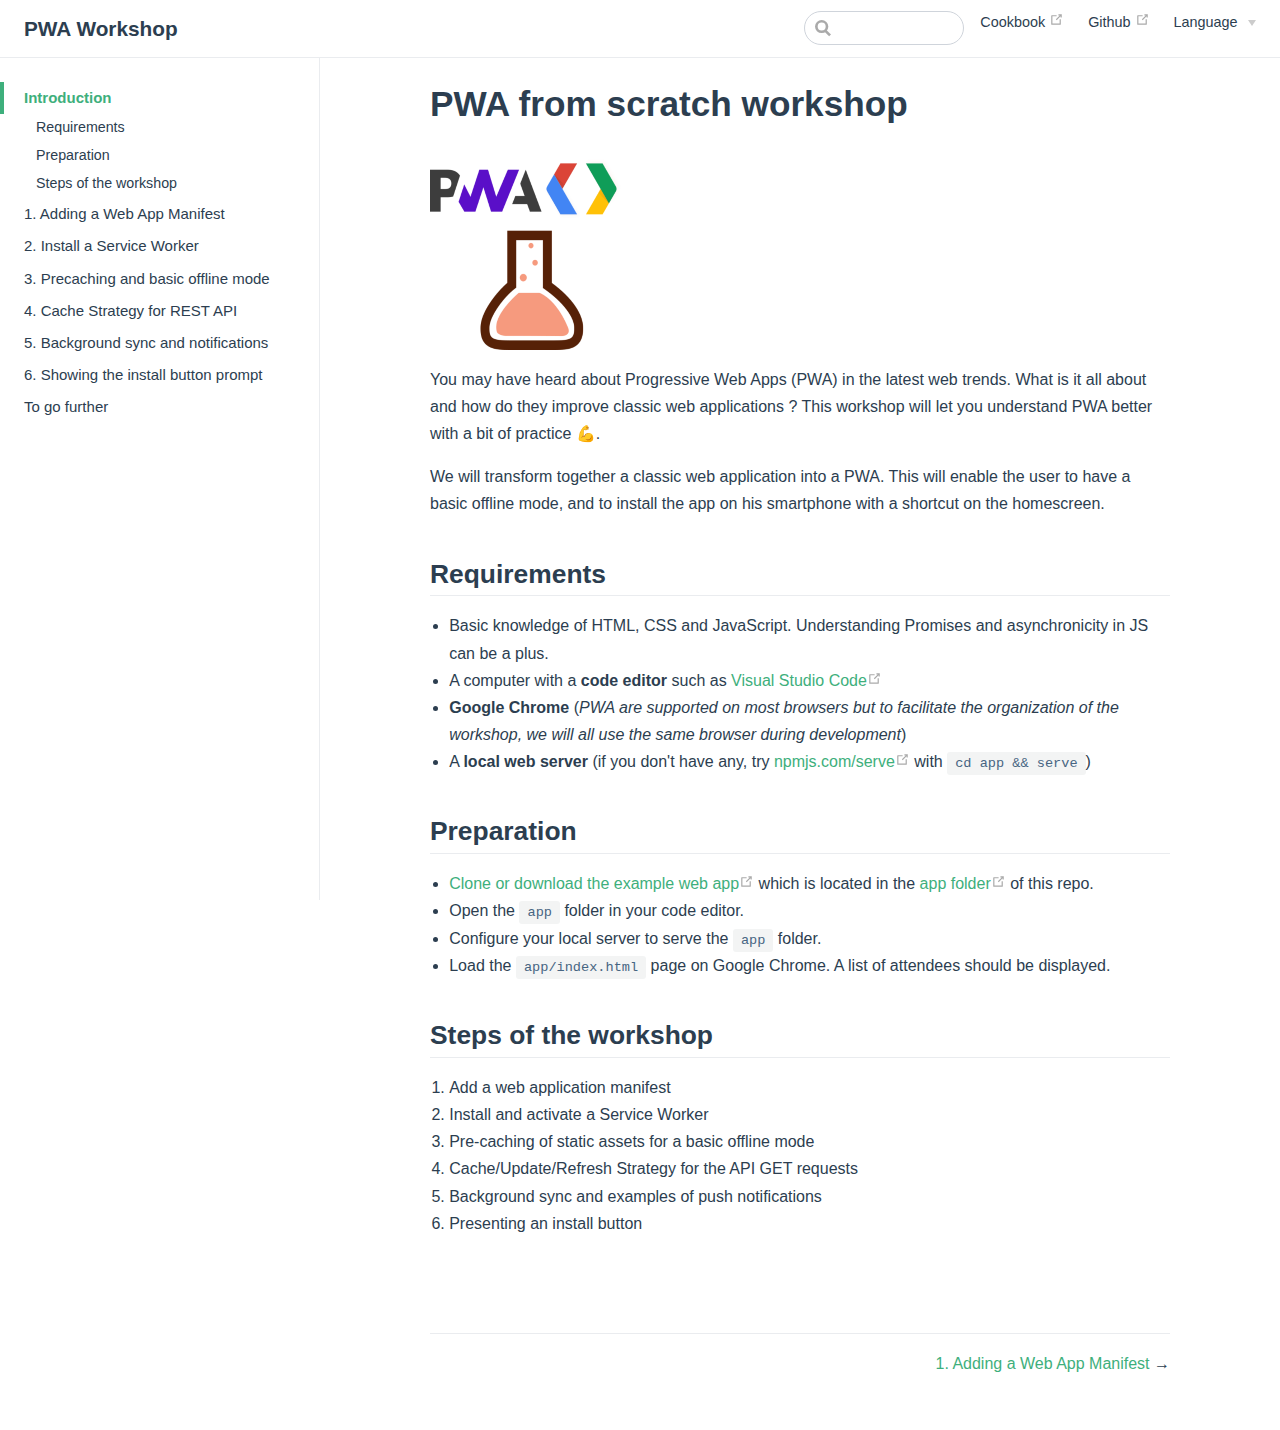
<file: index.html>
<html lang="en"><head>
  <meta charset="utf-8">
  <meta name="viewport" content="width=device-width,initial-scale=1">
  <title>Introduction | PWA Workshop</title>
  <meta name="description" content="Introduction to Progressive Web Applications">
  <link rel="manifest" href="https://womakerscode.github.io/pwa-workshop/manifest.json">
  <meta name="mobile-web-app-capable" content="yes">
  <meta name="apple-mobile-web-app-capable" content="yes">
  <meta name="application-name" content="PWA Workshop Docs">
  <meta name="apple-mobile-web-app-title" content="PWA Workshop Docs">

  <link rel="preload" href="https://womakerscode.github.io/pwa-workshop/assets/css/0.styles.29df42ad.css" as="style">
  <link rel="preload" href="https://womakerscode.github.io/pwa-workshop/assets/js/app.27d2dbf1.js" as="script">
  <link rel="preload" href="https://womakerscode.github.io/pwa-workshop/assets/js/12.1d8783c0.js" as="script">
  <link rel="preload" href="https://womakerscode.github.io/pwa-workshop/assets/js/6.4db51655.js" as="script">
  <link rel="prefetch" href="https://womakerscode.github.io/pwa-workshop/assets/js/10.9725dfa9.js">
  <link rel="prefetch" href="https://womakerscode.github.io/pwa-workshop/assets/js/11.3ab35c1a.js">
  <link rel="prefetch" href="https://womakerscode.github.io/pwa-workshop/assets/js/13.12e452ca.js">
  <link rel="prefetch" href="https://womakerscode.github.io/pwa-workshop/assets/js/14.f551e499.js">
  <link rel="prefetch" href="https://womakerscode.github.io/pwa-workshop/assets/js/15.d183389d.js">
  <link rel="prefetch" href="https://womakerscode.github.io/pwa-workshop/assets/js/16.2bd9d4ec.js">
  <link rel="prefetch" href="https://womakerscode.github.io/pwa-workshop/assets/js/17.e0c70547.js">
  <link rel="prefetch" href="https://womakerscode.github.io/pwa-workshop/assets/js/18.1ac62902.js">
  <link rel="prefetch" href="https://womakerscode.github.io/pwa-workshop/assets/js/19.c1d9eee1.js">
  <link rel="prefetch" href="https://womakerscode.github.io/pwa-workshop/assets/js/2.23c6cee6.js">
  <link rel="prefetch" href="https://womakerscode.github.io/pwa-workshop/assets/js/20.16db73fe.js">
  <link rel="prefetch" href="https://womakerscode.github.io/pwa-workshop/assets/js/21.cd131399.js">
  <link rel="prefetch" href="https://womakerscode.github.io/pwa-workshop/assets/js/3.f38c0f84.js">
  <link rel="prefetch" href="https://womakerscode.github.io/pwa-workshop/assets/js/4.f0dfd132.js">
  <link rel="prefetch" href="https://womakerscode.github.io/pwa-workshop/assets/js/5.7c9ddfb1.js">
  <link rel="prefetch" href="https://womakerscode.github.io/pwa-workshop/assets/js/7.67599f73.js">
  <link rel="prefetch" href="https://womakerscode.github.io/pwa-workshop/assets/js/8.da3dd183.js">
  <link rel="prefetch" href="https://womakerscode.github.io/pwa-workshop/assets/js/9.c634f727.js">
  <link rel="stylesheet" href="https://womakerscode.github.io/pwa-workshop/assets/css/0.styles.29df42ad.css">
<script charset="utf-8" src="/assets/js/21.cd131399.js"></script></head>

<body cz-shortcut-listen="true">
  <div id="app">
    <div class="theme-container">
      <header class="navbar">
        <div class="sidebar-button"><svg xmlns="http://www.w3.org/2000/svg" aria-hidden="true" role="img" viewBox="0 0 448 512" class="icon">
            <path fill="currentColor" d="M436 124H12c-6.627 0-12-5.373-12-12V80c0-6.627 5.373-12 12-12h424c6.627 0 12 5.373 12 12v32c0 6.627-5.373 12-12 12zm0 160H12c-6.627 0-12-5.373-12-12v-32c0-6.627 5.373-12 12-12h424c6.627 0 12 5.373 12 12v32c0 6.627-5.373 12-12 12zm0 160H12c-6.627 0-12-5.373-12-12v-32c0-6.627 5.373-12 12-12h424c6.627 0 12 5.373 12 12v32c0 6.627-5.373 12-12 12z">
            </path>
          </svg></div> <a href="https://womakerscode.github.io/pwa-workshop/" class="home-link router-link-exact-active router-link-active">
          <!----> <span class="site-name">PWA Workshop</span></a>

      </header>
      <div class="sidebar-mask"></div>
      <div class="sidebar">

        <ul class="sidebar-links">
          <li><a href="https://womakerscode.github.io/pwa-workshop/" class="active sidebar-link">Introdução</a>
            
          </li>
          <li><a href="https://womakerscode.github.io/pwa-workshop/1-manifest/" class="sidebar-link">1. Adicionando
            o Manifesto</a></li>
          <li><a href="https://womakerscode.github.io/pwa-workshop/2-service-worker/" class="sidebar-link">2. Instalando o
              Service Worker</a></li>
          <li><a href="https://womakerscode.github.io/pwa-workshop/3-precaching/" class="sidebar-link">3. Precaching e modo offline básico
              </a></li>
          <li><a href="https://womakerscode.github.io/pwa-workshop/4-api-cache/" class="sidebar-link">4. Estratégia de Cacha para REST API</a></li>
          <li><a href="https://womakerscode.github.io/pwa-workshop/5-background-sync/" class="sidebar-link">5.
              Background sync e notificações</a></li>
          <li><a href="https://womakerscode.github.io/pwa-workshop/6-pwa-setup/" class="sidebar-link">6. Exibindo o botão de instalação</a></li>
          <li><a href="https://womakerscode.github.io/pwa-workshop/finish.html" class="sidebar-link">Ir adiante</a>
          </li>
        </ul>
      </div>
      <div class="page">
        <div class="content">
          <h1 id="pwa-from-scratch-workshop"><a href="#pwa-from-scratch-workshop" aria-hidden="true" class="header-anchor">#</a> PWA from scratch</h1>
          <p><img src="https://womakerscode.github.io/pwa-workshop/assets/img/logo-192.75a78546.png" alt="Logo"></p>
          <!---->
          <p>You may have heard about Progressive Web Apps (PWA) in the latest web trends. What is it all about and how
            do they improve classic web applications ? This workshop will let you understand PWA better with a bit of
            practice 💪.</p>
          <p>We will transform together a classic web application into a PWA. This will enable the user to have a basic
            offline mode, and to install the app on his smartphone with a shortcut on the homescreen.</p>
          <h2 id="requirements"><a href="https://womakerscode.github.io/pwa-workshop/#requirements" aria-hidden="true" class="header-anchor">#</a> Requirements</h2>
          <ul>
            <li>Basic knowledge of HTML, CSS and JavaScript. Understanding Promises and asynchronicity in JS can be a
              plus.</li>
            <li>A computer with a <strong>code editor</strong> such as <a href="https://code.visualstudio.com/" target="_blank" rel="noopener noreferrer">Visual Studio Code<svg xmlns="http://www.w3.org/2000/svg" aria-hidden="true" x="0px" y="0px" viewBox="0 0 100 100" width="15" height="15" class="icon outbound">
                  <path fill="currentColor" d="M18.8,85.1h56l0,0c2.2,0,4-1.8,4-4v-32h-8v28h-48v-48h28v-8h-32l0,0c-2.2,0-4,1.8-4,4v56C14.8,83.3,16.6,85.1,18.8,85.1z">
                  </path>
                  <polygon fill="currentColor" points="45.7,48.7 51.3,54.3 77.2,28.5 77.2,37.2 85.2,37.2 85.2,14.9 62.8,14.9 62.8,22.9 71.5,22.9">
                  </polygon>
                </svg></a></li>
            <li><strong>Google Chrome</strong> (<em>PWA are supported on most browsers but to facilitate the
                organization of the workshop, we will all use the same browser during development</em>)</li>
            <li>A <strong>local web server</strong> (if you don't have any, try <a href="http://npmjs.com/serve" target="_blank" rel="noopener noreferrer">npmjs.com/serve<svg xmlns="http://www.w3.org/2000/svg" aria-hidden="true" x="0px" y="0px" viewBox="0 0 100 100" width="15" height="15" class="icon outbound">
                  <path fill="currentColor" d="M18.8,85.1h56l0,0c2.2,0,4-1.8,4-4v-32h-8v28h-48v-48h28v-8h-32l0,0c-2.2,0-4,1.8-4,4v56C14.8,83.3,16.6,85.1,18.8,85.1z">
                  </path>
                  <polygon fill="currentColor" points="45.7,48.7 51.3,54.3 77.2,28.5 77.2,37.2 85.2,37.2 85.2,14.9 62.8,14.9 62.8,22.9 71.5,22.9">
                  </polygon>
                </svg></a> with <code>cd app &amp;&amp; serve</code>)</li>
          </ul>
          <h2 id="preparation"><a href="#preparation" aria-hidden="true" class="header-anchor">#</a> Preparation</h2>
          <ul>
            <li><a href="https://github.com/sylvainpolletvillard/pwa-workshop.git" target="_blank" rel="noopener noreferrer">Clone or download the example web app<svg xmlns="http://www.w3.org/2000/svg" aria-hidden="true" x="0px" y="0px" viewBox="0 0 100 100" width="15" height="15" class="icon outbound">
                  <path fill="currentColor" d="M18.8,85.1h56l0,0c2.2,0,4-1.8,4-4v-32h-8v28h-48v-48h28v-8h-32l0,0c-2.2,0-4,1.8-4,4v56C14.8,83.3,16.6,85.1,18.8,85.1z">
                  </path>
                  <polygon fill="currentColor" points="45.7,48.7 51.3,54.3 77.2,28.5 77.2,37.2 85.2,37.2 85.2,14.9 62.8,14.9 62.8,22.9 71.5,22.9">
                  </polygon>
                </svg></a> which is located in the <a href="https://github.com/sylvainpolletvillard/pwa-workshop/tree/master/app" target="_blank" rel="noopener noreferrer">app folder<svg xmlns="http://www.w3.org/2000/svg" aria-hidden="true" x="0px" y="0px" viewBox="0 0 100 100" width="15" height="15" class="icon outbound">
                  <path fill="currentColor" d="M18.8,85.1h56l0,0c2.2,0,4-1.8,4-4v-32h-8v28h-48v-48h28v-8h-32l0,0c-2.2,0-4,1.8-4,4v56C14.8,83.3,16.6,85.1,18.8,85.1z">
                  </path>
                  <polygon fill="currentColor" points="45.7,48.7 51.3,54.3 77.2,28.5 77.2,37.2 85.2,37.2 85.2,14.9 62.8,14.9 62.8,22.9 71.5,22.9">
                  </polygon>
                </svg></a> of this repo.</li>
            <li>Open the <code>app</code> folder in your code editor.</li>
            <li>Configure your local server to serve the <code>app</code> folder.</li>
            <li>Load the <code>app/index.html</code> page on Google Chrome. A list of attendees should be displayed.
            </li>
          </ul>
          <h2 id="steps-of-the-workshop"><a href="#steps-of-the-workshop" aria-hidden="true" class="header-anchor">#</a>
            Steps of the workshop</h2>
          <ol>
            <li>Add a web application manifest</li>
            <li>Install and activate a Service Worker</li>
            <li>Pre-caching of static assets for a basic offline mode</li>
            <li>Cache/Update/Refresh Strategy for the API GET requests</li>
            <li>Background sync and examples of push notifications</li>
            <li>Presenting an install button</li>
          </ol>
        </div>
        <div class="page-edit">
          <!---->
          <!---->
        </div>
        <div class="page-nav">
          <p class="inner">
            <!----> <span class="next"><a href="https://womakerscode.github.io/pwa-workshop/1-manifest/">
                1. Adding a Web App Manifest
              </a>
              →
            </span></p>
        </div>
      </div>
      <!---->
    </div>
  </div>
  <script src="https://womakerscode.github.io/pwa-workshop/assets/js/app.27d2dbf1.js" defer=""></script>
  <script src="https://womakerscode.github.io/pwa-workshop/assets/js/12.1d8783c0.js" defer=""></script>
  <script src="https://womakerscode.github.io/pwa-workshop/assets/js/6.4db51655.js" defer=""></script>


</body></html>
</file>
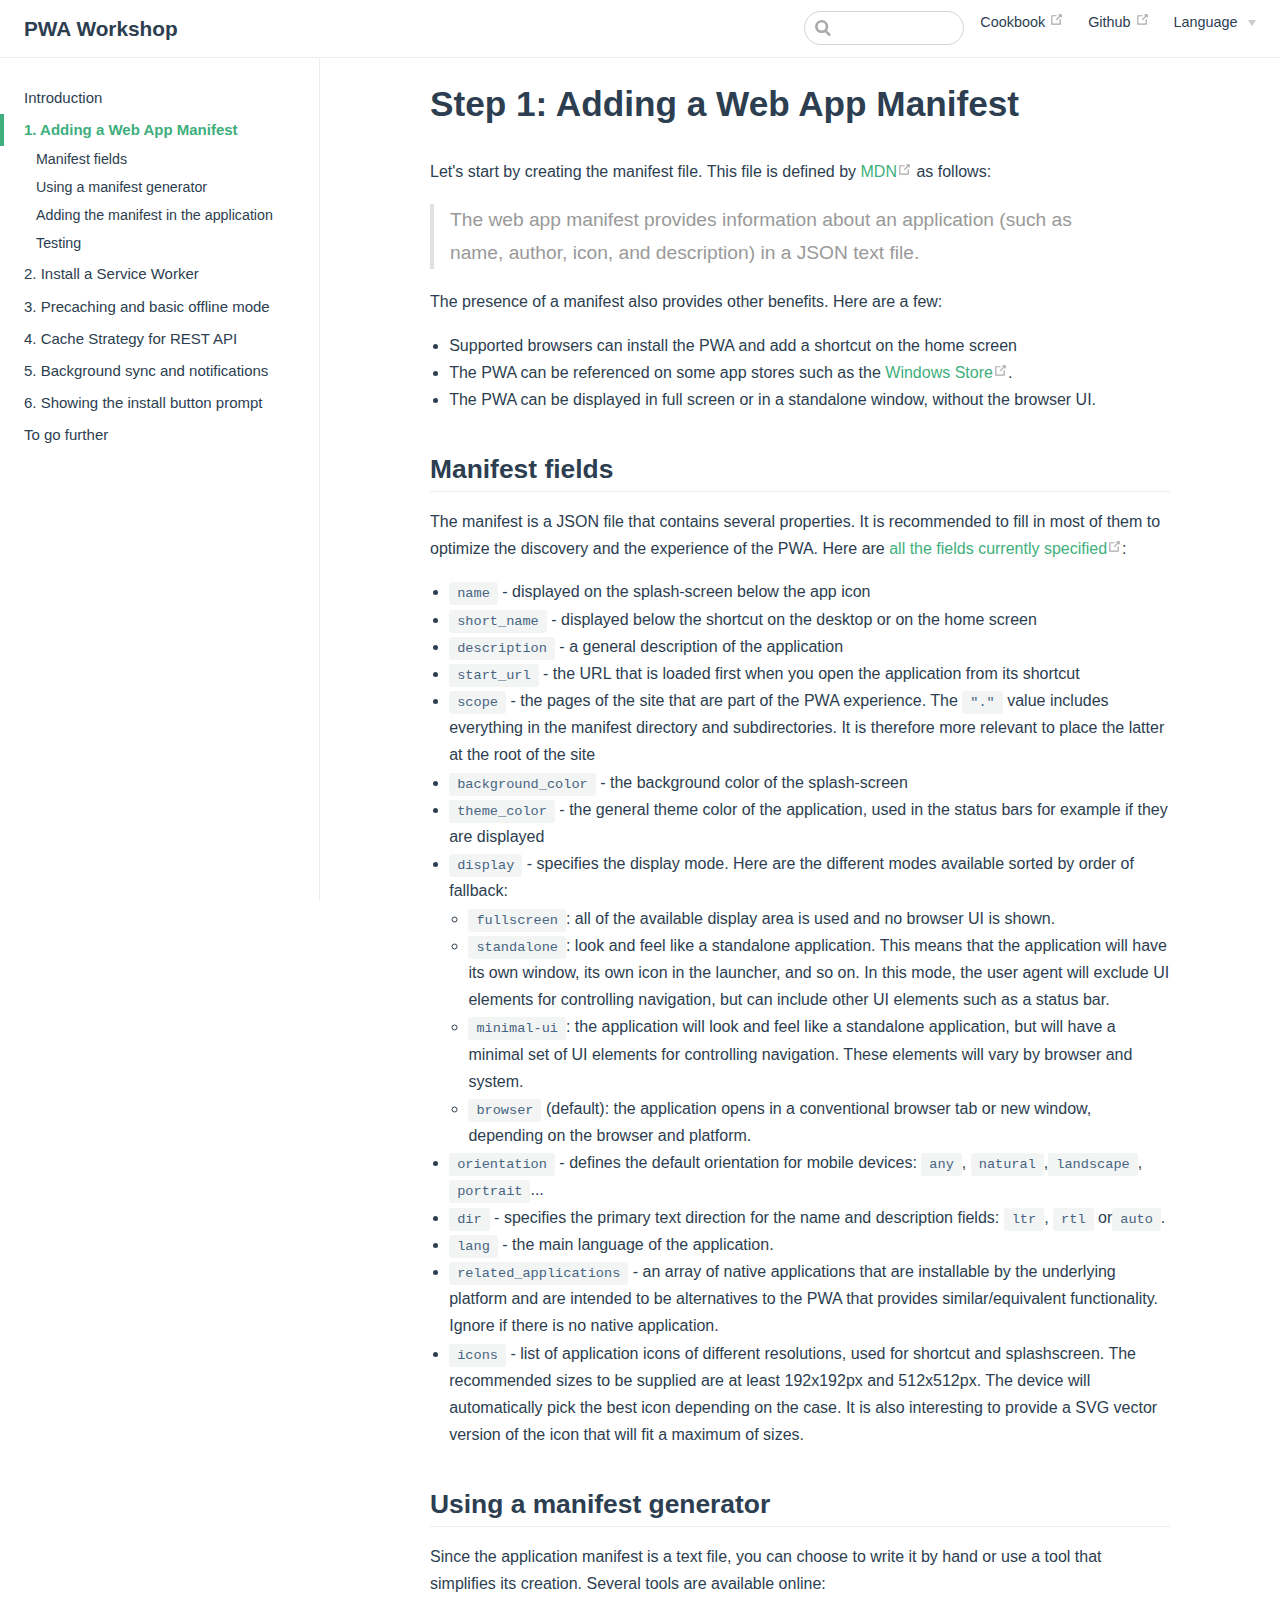
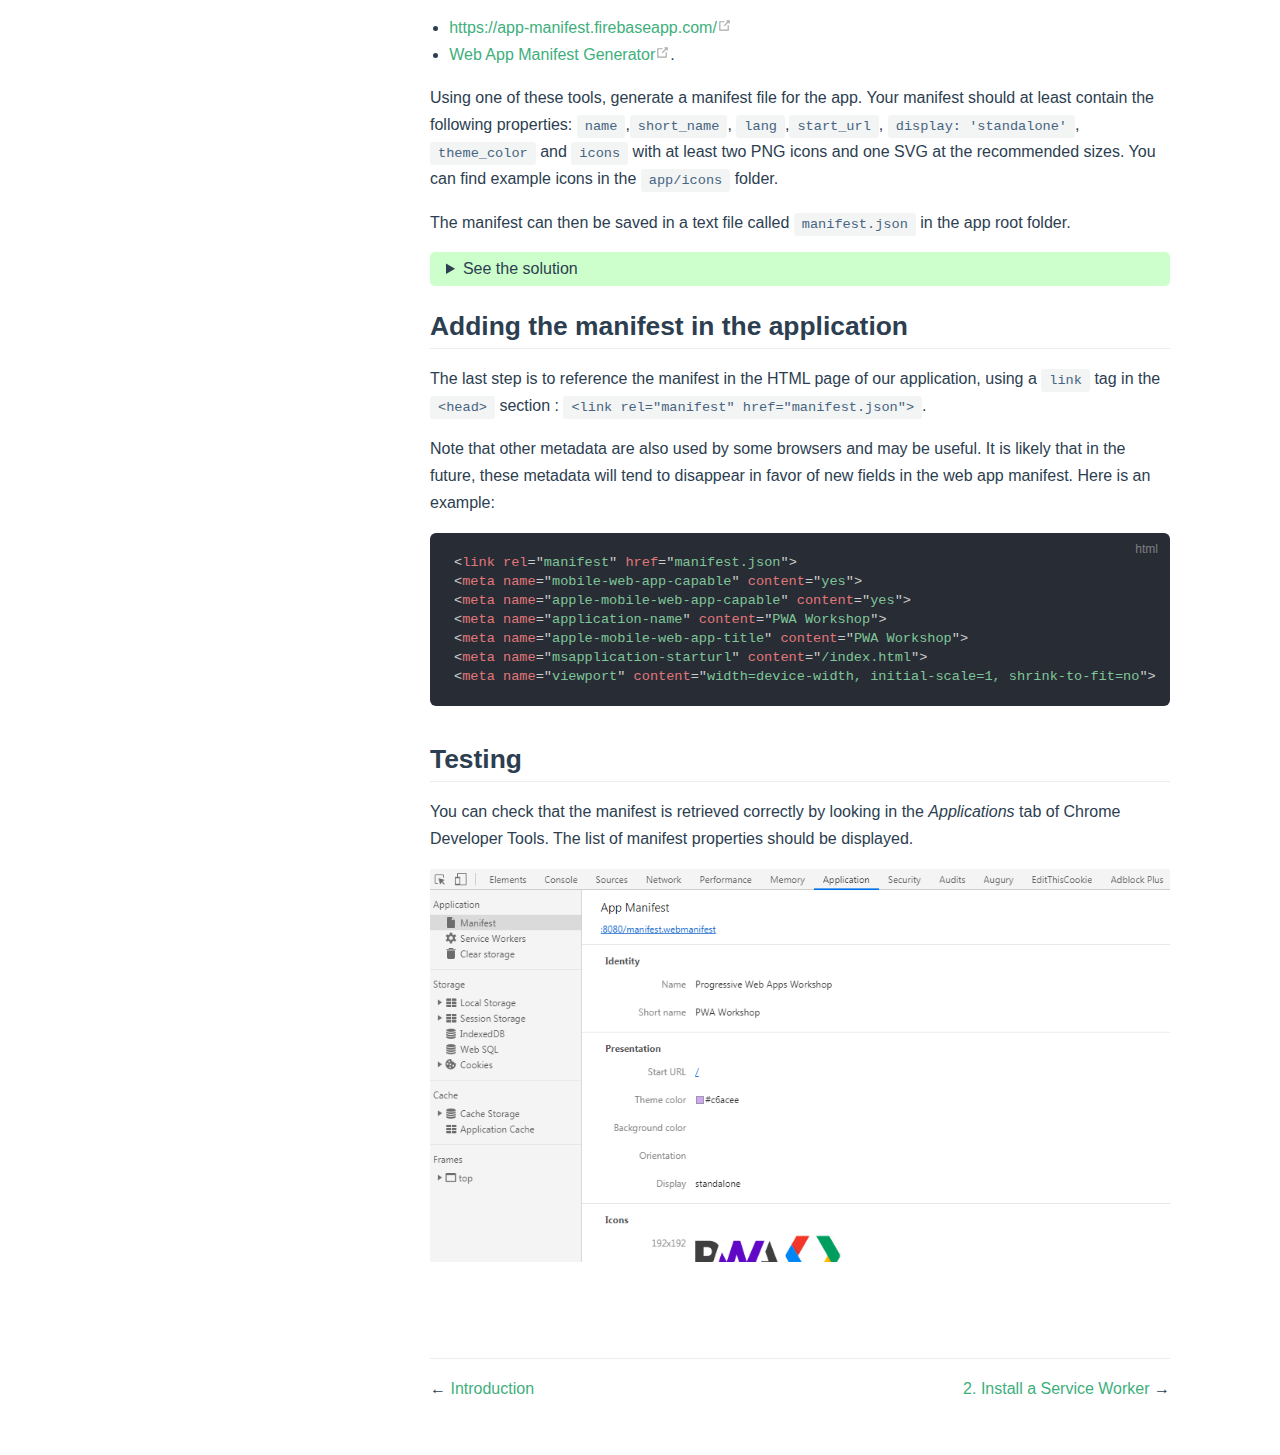
<file: 1-manifest/index.html>
<html lang="en"><head>
  <meta charset="utf-8">
  <meta name="viewport" content="width=device-width,initial-scale=1">
  <title>1. Adding a Web App Manifest | PWA Workshop</title>
  <meta name="description" content="Introduction to Progressive Web Applications">
  <link rel="manifest" href="manifest.json">
  <meta name="mobile-web-app-capable" content="yes">
  <meta name="apple-mobile-web-app-capable" content="yes">
  <meta name="application-name" content="PWA Workshop Docs">
  <meta name="apple-mobile-web-app-title" content="PWA Workshop Docs">

  <link rel="preload" href="https://womakerscode.github.io/pwa-workshop/assets/css/0.styles.29df42ad.css" as="style">
  <link rel="preload" href="https://womakerscode.github.io/pwa-workshop/assets/js/app.27d2dbf1.js" as="script">
  <link rel="preload" href="https://womakerscode.github.io/pwa-workshop/assets/js/10.9725dfa9.js" as="script">
  <link rel="preload" href="https://womakerscode.github.io/pwa-workshop/assets/js/8.da3dd183.js" as="script">
  <link rel="prefetch" href="https://womakerscode.github.io/pwa-workshop/assets/js/11.3ab35c1a.js">
  <link rel="prefetch" href="https://womakerscode.github.io/pwa-workshop/assets/js/12.1d8783c0.js">
  <link rel="prefetch" href="https://womakerscode.github.io/pwa-workshop/assets/js/13.12e452ca.js">
  <link rel="prefetch" href="https://womakerscode.github.io/pwa-workshop/assets/js/14.f551e499.js">
  <link rel="prefetch" href="https://womakerscode.github.io/pwa-workshop/assets/js/15.d183389d.js">
  <link rel="prefetch" href="https://womakerscode.github.io/pwa-workshop/assets/js/16.2bd9d4ec.js">
  <link rel="prefetch" href="https://womakerscode.github.io/pwa-workshop/assets/js/17.e0c70547.js">
  <link rel="prefetch" href="https://womakerscode.github.io/pwa-workshop/assets/js/18.1ac62902.js">
  <link rel="prefetch" href="https://womakerscode.github.io/pwa-workshop/assets/js/19.c1d9eee1.js">
  <link rel="prefetch" href="https://womakerscode.github.io/pwa-workshop/assets/js/2.23c6cee6.js">
  <link rel="prefetch" href="https://womakerscode.github.io/pwa-workshop/assets/js/20.16db73fe.js">
  <link rel="prefetch" href="https://womakerscode.github.io/pwa-workshop/assets/js/21.cd131399.js">
  <link rel="prefetch" href="https://womakerscode.github.io/pwa-workshop/assets/js/3.f38c0f84.js">
  <link rel="prefetch" href="https://womakerscode.github.io/pwa-workshop/assets/js/4.f0dfd132.js">
  <link rel="prefetch" href="https://womakerscode.github.io/pwa-workshop/assets/js/5.7c9ddfb1.js">
  <link rel="prefetch" href="https://womakerscode.github.io/pwa-workshop/assets/js/6.4db51655.js">
  <link rel="prefetch" href="https://womakerscode.github.io/pwa-workshop/assets/js/7.67599f73.js">
  <link rel="prefetch" href="https://womakerscode.github.io/pwa-workshop/assets/js/9.c634f727.js">
  <link rel="stylesheet" href="https://womakerscode.github.io/pwa-workshop/assets/css/0.styles.29df42ad.css">
<script charset="utf-8" src="/assets/js/21.cd131399.js"></script></head>

<body cz-shortcut-listen="true">
  <div id="app">
    <div class="theme-container">
      <header class="navbar">
        <div class="sidebar-button"><svg xmlns="http://www.w3.org/2000/svg" aria-hidden="true" role="img" viewBox="0 0 448 512" class="icon">
            <path fill="currentColor" d="M436 124H12c-6.627 0-12-5.373-12-12V80c0-6.627 5.373-12 12-12h424c6.627 0 12 5.373 12 12v32c0 6.627-5.373 12-12 12zm0 160H12c-6.627 0-12-5.373-12-12v-32c0-6.627 5.373-12 12-12h424c6.627 0 12 5.373 12 12v32c0 6.627-5.373 12-12 12zm0 160H12c-6.627 0-12-5.373-12-12v-32c0-6.627 5.373-12 12-12h424c6.627 0 12 5.373 12 12v32c0 6.627-5.373 12-12 12z">
            </path>
          </svg></div> <a href="/" class="home-link router-link-active">
          <!----> <span class="site-name">PWA Workshop</span></a>
        
      </header>
      <div class="sidebar-mask"></div>
      <div class="sidebar">

        <ul class="sidebar-links">
          <li><a href="https://womakerscode.github.io/pwa-workshop/" class="active sidebar-link">Introdução</a>
            <ul class="sidebar-sub-headers">
              <li class="sidebar-sub-header"><a href="https://womakerscode.github.io/pwa-workshop/#requirements" class="sidebar-link">Requisitos</a></li>
              <li class="sidebar-sub-header"><a href="https://womakerscode.github.io/pwa-workshop/#preparation" class="sidebar-link">Preparação</a></li>
              <li class="sidebar-sub-header"><a href="https://womakerscode.github.io/pwa-workshop/#steps-of-the-workshop" class="sidebar-link">Tutorial do Workshop</a></li>
            </ul>
          </li>
          <li><a href="https://womakerscode.github.io/pwa-workshop/1-manifest/" class="sidebar-link">1. Adicionando
            o Manifesto</a></li>
          <li><a href="https://womakerscode.github.io/pwa-workshop/2-service-worker/" class="sidebar-link">2. Instalando o
              Service Worker</a></li>
          <li><a href="https://womakerscode.github.io/pwa-workshop/3-precaching/" class="sidebar-link">3. Precaching e modo offline básico
              </a></li>
          <li><a href="https://womakerscode.github.io/pwa-workshop/4-api-cache/" class="sidebar-link">4. Estratégia de Cacha para REST API</a></li>
          <li><a href="https://womakerscode.github.io/pwa-workshop/5-background-sync/" class="sidebar-link">5.
              Background sync e notificações</a></li>
          <li><a href="https://womakerscode.github.io/pwa-workshop/6-pwa-setup/" class="sidebar-link">6. Exibindo o botão de instalação</a></li>
          <li><a href="https://womakerscode.github.io/pwa-workshop/finish.html" class="sidebar-link">Ir adiante</a>
          </li>
        </ul>
      </div>
      <div class="page">
        <div class="content">
          <h1 id="step-1-adding-a-web-app-manifest"><a href="#step-1-adding-a-web-app-manifest" aria-hidden="true" class="header-anchor">#</a> Step 1: Adding a Web App Manifest</h1>
          <p>Let's start by creating the manifest file. This file is defined by <a href="https://developer.mozilla.org/en-US/docs/Web/Manifest" target="_blank" rel="noopener noreferrer">MDN<svg xmlns="http://www.w3.org/2000/svg" aria-hidden="true" x="0px" y="0px" viewBox="0 0 100 100" width="15" height="15" class="icon outbound">
                <path fill="currentColor" d="M18.8,85.1h56l0,0c2.2,0,4-1.8,4-4v-32h-8v28h-48v-48h28v-8h-32l0,0c-2.2,0-4,1.8-4,4v56C14.8,83.3,16.6,85.1,18.8,85.1z">
                </path>
                <polygon fill="currentColor" points="45.7,48.7 51.3,54.3 77.2,28.5 77.2,37.2 85.2,37.2 85.2,14.9 62.8,14.9 62.8,22.9 71.5,22.9">
                </polygon>
              </svg></a> as follows:</p>
          <blockquote>
            <p>The web app manifest provides information about an application (such as name, author, icon, and
              description) in a JSON text file.</p>
          </blockquote>
          <p>The presence of a manifest also provides other benefits. Here are a few:</p>
          <ul>
            <li>Supported browsers can install the PWA and add a shortcut on the home screen</li>
            <li>The PWA can be referenced on some app stores such as the <a href="https://docs.microsoft.com/en-us/microsoft-edge/progressive-web-apps" target="_blank" rel="noopener noreferrer">Windows Store<svg xmlns="http://www.w3.org/2000/svg" aria-hidden="true" x="0px" y="0px" viewBox="0 0 100 100" width="15" height="15" class="icon outbound">
                  <path fill="currentColor" d="M18.8,85.1h56l0,0c2.2,0,4-1.8,4-4v-32h-8v28h-48v-48h28v-8h-32l0,0c-2.2,0-4,1.8-4,4v56C14.8,83.3,16.6,85.1,18.8,85.1z">
                  </path>
                  <polygon fill="currentColor" points="45.7,48.7 51.3,54.3 77.2,28.5 77.2,37.2 85.2,37.2 85.2,14.9 62.8,14.9 62.8,22.9 71.5,22.9">
                  </polygon>
                </svg></a>.</li>
            <li>The PWA can be displayed in full screen or in a standalone window, without the browser UI.</li>
          </ul>
          <h2 id="manifest-fields"><a href="#manifest-fields" aria-hidden="true" class="header-anchor">#</a> Manifest
            fields</h2>
          <p>The manifest is a JSON file that contains several properties. It is recommended to fill in most of them to
            optimize the discovery and the experience of the PWA. Here are <a href="https://developer.mozilla.org/en/docs/Web/Manifest" target="_blank" rel="noopener noreferrer">all
              the fields currently specified<svg xmlns="http://www.w3.org/2000/svg" aria-hidden="true" x="0px" y="0px" viewBox="0 0 100 100" width="15" height="15" class="icon outbound">
                <path fill="currentColor" d="M18.8,85.1h56l0,0c2.2,0,4-1.8,4-4v-32h-8v28h-48v-48h28v-8h-32l0,0c-2.2,0-4,1.8-4,4v56C14.8,83.3,16.6,85.1,18.8,85.1z">
                </path>
                <polygon fill="currentColor" points="45.7,48.7 51.3,54.3 77.2,28.5 77.2,37.2 85.2,37.2 85.2,14.9 62.8,14.9 62.8,22.9 71.5,22.9">
                </polygon>
              </svg></a>:</p>
          <ul>
            <li><code>name</code> - displayed on the splash-screen below the app icon</li>
            <li><code>short_name</code> - displayed below the shortcut on the desktop or on the home screen</li>
            <li><code>description</code> - a general description of the application</li>
            <li><code>start_url</code> - the URL that is loaded first when you open the application from its shortcut
            </li>
            <li><code>scope</code> - the pages of the site that are part of the PWA experience. The
              <code>"."</code> value includes everything in the manifest directory and subdirectories. It is
              therefore more relevant to place the latter at the root of the site</li>
            <li><code>background_color</code> - the background color of the splash-screen</li>
            <li><code>theme_color</code> - the general theme color of the application, used in the status bars for
              example if they are displayed</li>
            <li><code>display</code> - specifies the display mode. Here are the different modes available sorted by
              order of fallback:
              <ul>
                <li><code>fullscreen</code>: all of the available display area is used and no browser UI is shown.</li>
                <li><code>standalone</code>: look and feel like a standalone application. This means that the
                  application will have its own window, its own icon in the launcher, and so on. In this mode, the user
                  agent will exclude UI elements for controlling navigation, but can include other UI elements such as a
                  status bar.</li>
                <li><code>minimal-ui</code>: the application will look and feel like a standalone application, but will
                  have a minimal set of UI elements for controlling navigation. These elements will vary by browser and
                  system.</li>
                <li><code>browser</code> (default): the application opens in a conventional browser tab or new window,
                  depending on the browser and platform.</li>
              </ul>
            </li>
            <li><code>orientation</code> - defines the default orientation for mobile devices: <code>any</code>,
              <code>natural</code>,<code>landscape</code>, <code>portrait</code>...</li>
            <li><code>dir</code> - specifies the primary text direction for the name and description fields:
              <code>ltr</code>, <code>rtl</code> or<code>auto</code>.</li>
            <li><code>lang</code> - the main language of the application.</li>
            <li><code>related_applications</code> - an array of native applications that are installable by the
              underlying platform and are intended to be alternatives to the PWA that provides similar/equivalent
              functionality. Ignore if there is no native application.</li>
            <li><code>icons</code> - list of application icons of different resolutions, used for shortcut and
              splashscreen. The recommended sizes to be supplied are at least 192x192px and 512x512px. The device will
              automatically pick the best icon depending on the case. It is also interesting to provide a SVG vector
              version of the icon that will fit a maximum of sizes.</li>
          </ul>
          <h2 id="using-a-manifest-generator"><a href="#using-a-manifest-generator" aria-hidden="true" class="header-anchor">#</a> Using a manifest generator</h2>
          <p>Since the application manifest is a text file, you can choose to write it by hand or use a tool that
            simplifies its creation. Several tools are available online:</p>
          <ul>
            <li><a href="https://app-manifest.firebaseapp.com/" target="_blank" rel="noopener noreferrer">https://app-manifest.firebaseapp.com/<svg xmlns="http://www.w3.org/2000/svg" aria-hidden="true" x="0px" y="0px" viewBox="0 0 100 100" width="15" height="15" class="icon outbound">
                  <path fill="currentColor" d="M18.8,85.1h56l0,0c2.2,0,4-1.8,4-4v-32h-8v28h-48v-48h28v-8h-32l0,0c-2.2,0-4,1.8-4,4v56C14.8,83.3,16.6,85.1,18.8,85.1z">
                  </path>
                  <polygon fill="currentColor" points="45.7,48.7 51.3,54.3 77.2,28.5 77.2,37.2 85.2,37.2 85.2,14.9 62.8,14.9 62.8,22.9 71.5,22.9">
                  </polygon>
                </svg></a></li>
            <li><a href="https://tomitm.github.io/appmanifest/" target="_blank" rel="noopener noreferrer">Web App
                Manifest Generator<svg xmlns="http://www.w3.org/2000/svg" aria-hidden="true" x="0px" y="0px" viewBox="0 0 100 100" width="15" height="15" class="icon outbound">
                  <path fill="currentColor" d="M18.8,85.1h56l0,0c2.2,0,4-1.8,4-4v-32h-8v28h-48v-48h28v-8h-32l0,0c-2.2,0-4,1.8-4,4v56C14.8,83.3,16.6,85.1,18.8,85.1z">
                  </path>
                  <polygon fill="currentColor" points="45.7,48.7 51.3,54.3 77.2,28.5 77.2,37.2 85.2,37.2 85.2,14.9 62.8,14.9 62.8,22.9 71.5,22.9">
                  </polygon>
                </svg></a>.</li>
          </ul>
          <p>Using one of these tools, generate a manifest file for the app. Your manifest should at least contain the
            following properties: <code>name</code>,<code>short_name</code>, <code>lang</code>,<code>start_url</code>,
            <code>display: 'standalone'</code>, <code>theme_color</code> and <code>icons</code> with at least two PNG
            icons and one SVG at the recommended sizes. You can find example icons in the <code>app/icons</code> folder.
          </p>
          <p>The manifest can then be saved in a text file called <code>manifest.json</code> in the app root folder.</p>
          <details class="hidden" data-v-1bf9d1e0="">
            <summary data-v-1bf9d1e0="">See the solution</summary>
            <div class="language-json extra-class" data-v-1bf9d1e0="">
              <pre class="language-json" data-v-1bf9d1e0=""><code data-v-1bf9d1e0=""><span class="token punctuation" data-v-1bf9d1e0="">{</span>
  <span class="token property" data-v-1bf9d1e0="">"name"</span><span class="token operator" data-v-1bf9d1e0="">:</span> <span class="token string" data-v-1bf9d1e0="">"Progressive Web Apps Workshop"</span><span class="token punctuation" data-v-1bf9d1e0="">,</span>
  <span class="token property" data-v-1bf9d1e0="">"short_name"</span><span class="token operator" data-v-1bf9d1e0="">:</span> <span class="token string" data-v-1bf9d1e0="">"PWA Workshop"</span><span class="token punctuation" data-v-1bf9d1e0="">,</span>
  <span class="token property" data-v-1bf9d1e0="">"lang"</span><span class="token operator" data-v-1bf9d1e0="">:</span> <span class="token string" data-v-1bf9d1e0="">"fr"</span><span class="token punctuation" data-v-1bf9d1e0="">,</span>
  <span class="token property" data-v-1bf9d1e0="">"start_url"</span><span class="token operator" data-v-1bf9d1e0="">:</span> <span class="token string" data-v-1bf9d1e0="">"/"</span><span class="token punctuation" data-v-1bf9d1e0="">,</span>
  <span class="token property" data-v-1bf9d1e0="">"display"</span><span class="token operator" data-v-1bf9d1e0="">:</span> <span class="token string" data-v-1bf9d1e0="">"standalone"</span><span class="token punctuation" data-v-1bf9d1e0="">,</span>
  <span class="token property" data-v-1bf9d1e0="">"theme_color"</span><span class="token operator" data-v-1bf9d1e0="">:</span> <span class="token string" data-v-1bf9d1e0="">"#c6acee"</span><span class="token punctuation" data-v-1bf9d1e0="">,</span>
  <span class="token property" data-v-1bf9d1e0="">"icons"</span><span class="token operator" data-v-1bf9d1e0="">:</span> <span class="token punctuation" data-v-1bf9d1e0="">[</span>
    <span class="token punctuation" data-v-1bf9d1e0="">{</span>
      <span class="token property" data-v-1bf9d1e0="">"src"</span><span class="token operator" data-v-1bf9d1e0="">:</span> <span class="token string" data-v-1bf9d1e0="">"icons/logo-192.png"</span><span class="token punctuation" data-v-1bf9d1e0="">,</span>
      <span class="token property" data-v-1bf9d1e0="">"sizes"</span><span class="token operator" data-v-1bf9d1e0="">:</span> <span class="token string" data-v-1bf9d1e0="">"192x192"</span>
    <span class="token punctuation" data-v-1bf9d1e0="">}</span><span class="token punctuation" data-v-1bf9d1e0="">,</span>
    <span class="token punctuation" data-v-1bf9d1e0="">{</span>
      <span class="token property" data-v-1bf9d1e0="">"src"</span><span class="token operator" data-v-1bf9d1e0="">:</span> <span class="token string" data-v-1bf9d1e0="">"icons/logo-512.png"</span><span class="token punctuation" data-v-1bf9d1e0="">,</span>
      <span class="token property" data-v-1bf9d1e0="">"sizes"</span><span class="token operator" data-v-1bf9d1e0="">:</span> <span class="token string" data-v-1bf9d1e0="">"512x512"</span>
    <span class="token punctuation" data-v-1bf9d1e0="">}</span><span class="token punctuation" data-v-1bf9d1e0="">,</span>
    <span class="token punctuation" data-v-1bf9d1e0="">{</span>
      <span class="token property" data-v-1bf9d1e0="">"src"</span><span class="token operator" data-v-1bf9d1e0="">:</span> <span class="token string" data-v-1bf9d1e0="">"icons/logo.svg"</span><span class="token punctuation" data-v-1bf9d1e0="">,</span>
      <span class="token property" data-v-1bf9d1e0="">"sizes"</span><span class="token operator" data-v-1bf9d1e0="">:</span> <span class="token string" data-v-1bf9d1e0="">"513x513"</span>
    <span class="token punctuation" data-v-1bf9d1e0="">}</span>
  <span class="token punctuation" data-v-1bf9d1e0="">]</span>
<span class="token punctuation" data-v-1bf9d1e0="">}</span>
</code></pre>
            </div>
          </details>
          <h2 id="adding-the-manifest-in-the-application"><a href="#adding-the-manifest-in-the-application" aria-hidden="true" class="header-anchor">#</a> Adding the manifest in the application</h2>
          <p>The last step is to reference the manifest in the HTML page of our application, using a <code>link</code>
            tag in the <code>&lt;head&gt;</code> section : <code>&lt;link rel="manifest"
              href="manifest.json"&gt;</code>.</p>
          <p>Note that other metadata are also used by some browsers and may be useful. It is likely that in the future,
            these metadata will tend to disappear in favor of new fields in the web app manifest. Here is an example:
          </p>
          <div class="language-html extra-class">
            <pre class="language-html"><code><span class="token tag"><span class="token tag"><span class="token punctuation">&lt;</span>link</span> <span class="token attr-name">rel</span><span class="token attr-value"><span class="token punctuation">=</span><span class="token punctuation">"</span>manifest<span class="token punctuation">"</span></span> <span class="token attr-name">href</span><span class="token attr-value"><span class="token punctuation">=</span><span class="token punctuation">"</span>manifest.json<span class="token punctuation">"</span></span><span class="token punctuation">&gt;</span></span>
<span class="token tag"><span class="token tag"><span class="token punctuation">&lt;</span>meta</span> <span class="token attr-name">name</span><span class="token attr-value"><span class="token punctuation">=</span><span class="token punctuation">"</span>mobile-web-app-capable<span class="token punctuation">"</span></span> <span class="token attr-name">content</span><span class="token attr-value"><span class="token punctuation">=</span><span class="token punctuation">"</span>yes<span class="token punctuation">"</span></span><span class="token punctuation">&gt;</span></span>
<span class="token tag"><span class="token tag"><span class="token punctuation">&lt;</span>meta</span> <span class="token attr-name">name</span><span class="token attr-value"><span class="token punctuation">=</span><span class="token punctuation">"</span>apple-mobile-web-app-capable<span class="token punctuation">"</span></span> <span class="token attr-name">content</span><span class="token attr-value"><span class="token punctuation">=</span><span class="token punctuation">"</span>yes<span class="token punctuation">"</span></span><span class="token punctuation">&gt;</span></span>
<span class="token tag"><span class="token tag"><span class="token punctuation">&lt;</span>meta</span> <span class="token attr-name">name</span><span class="token attr-value"><span class="token punctuation">=</span><span class="token punctuation">"</span>application-name<span class="token punctuation">"</span></span> <span class="token attr-name">content</span><span class="token attr-value"><span class="token punctuation">=</span><span class="token punctuation">"</span>PWA Workshop<span class="token punctuation">"</span></span><span class="token punctuation">&gt;</span></span>
<span class="token tag"><span class="token tag"><span class="token punctuation">&lt;</span>meta</span> <span class="token attr-name">name</span><span class="token attr-value"><span class="token punctuation">=</span><span class="token punctuation">"</span>apple-mobile-web-app-title<span class="token punctuation">"</span></span> <span class="token attr-name">content</span><span class="token attr-value"><span class="token punctuation">=</span><span class="token punctuation">"</span>PWA Workshop<span class="token punctuation">"</span></span><span class="token punctuation">&gt;</span></span>
<span class="token tag"><span class="token tag"><span class="token punctuation">&lt;</span>meta</span> <span class="token attr-name">name</span><span class="token attr-value"><span class="token punctuation">=</span><span class="token punctuation">"</span>msapplication-starturl<span class="token punctuation">"</span></span> <span class="token attr-name">content</span><span class="token attr-value"><span class="token punctuation">=</span><span class="token punctuation">"</span>/index.html<span class="token punctuation">"</span></span><span class="token punctuation">&gt;</span></span>
<span class="token tag"><span class="token tag"><span class="token punctuation">&lt;</span>meta</span> <span class="token attr-name">name</span><span class="token attr-value"><span class="token punctuation">=</span><span class="token punctuation">"</span>viewport<span class="token punctuation">"</span></span> <span class="token attr-name">content</span><span class="token attr-value"><span class="token punctuation">=</span><span class="token punctuation">"</span>width=device-width, initial-scale=1, shrink-to-fit=no<span class="token punctuation">"</span></span><span class="token punctuation">&gt;</span></span>
</code></pre>
          </div>
          <h2 id="testing"><a href="#testing" aria-hidden="true" class="header-anchor">#</a> Testing</h2>
          <p>You can check that the manifest is retrieved correctly by looking in the <em>Applications</em> tab of
            Chrome Developer Tools. The list of manifest properties should be displayed.</p>
          <p><img src="https://womakerscode.github.io/pwa-workshop/assets/img/manifest_dev_tools.a1a93822.png" alt="Manifest dev tools"></p>
        </div>
        <div class="page-edit">
          <!---->
          <!---->
        </div>
        <div class="page-nav">
          <p class="inner"><span class="prev">
              ←
              <a href="https://womakerscode.github.io/pwa-workshop/" class="prev router-link-active">Introdução</a></span> <span class="next"><a href="https://womakerscode.github.io/pwa-workshop/2-service-worker/">
                2. Instalando o Service Worker
              </a>
              →
            </span></p>
        </div>
      </div>
      <!---->
    </div>
  </div>
  <script src="https://womakerscode.github.io/pwa-workshop/assets/js/app.27d2dbf1.js" defer=""></script>
  <script src="https://womakerscode.github.io/pwa-workshop/assets/js/10.9725dfa9.js" defer=""></script>
  <script src="https://womakerscode.github.io/pwa-workshop/assets/js/8.da3dd183.js" defer=""></script>


</body></html>
</file>
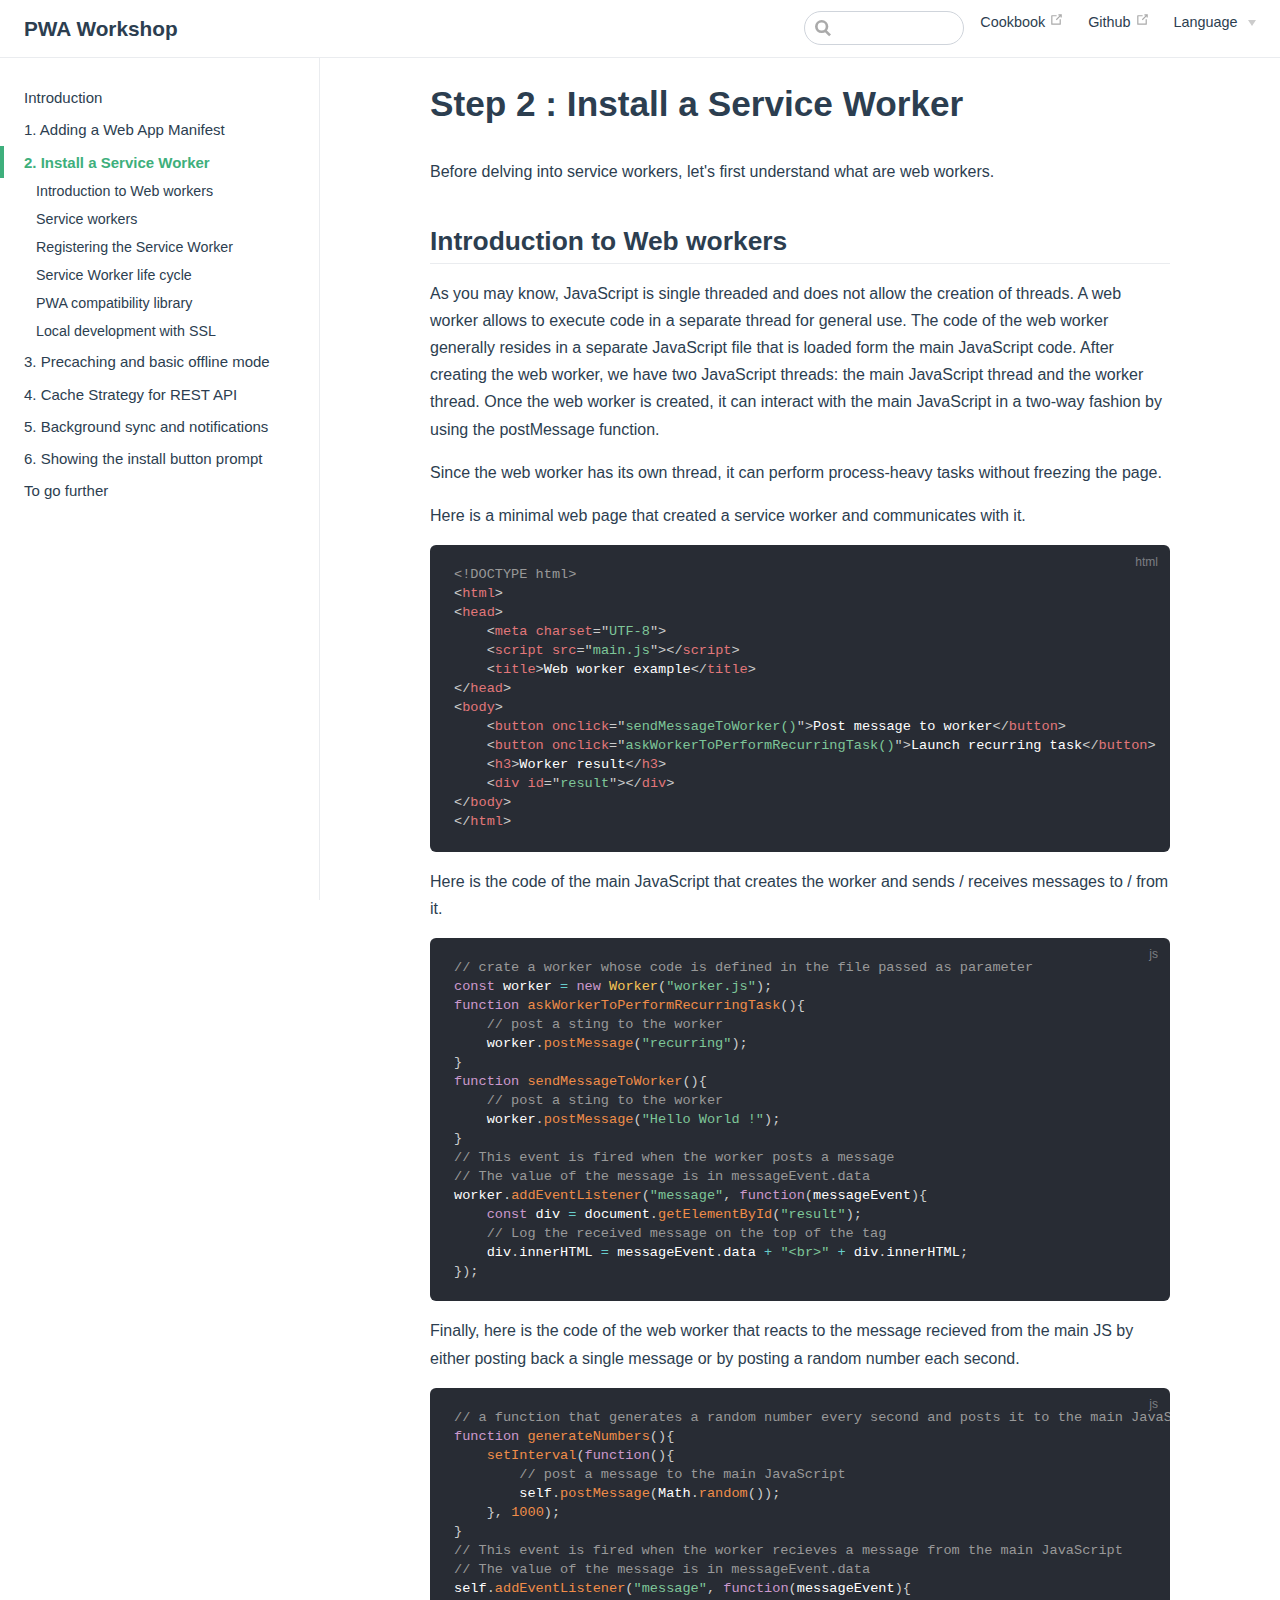
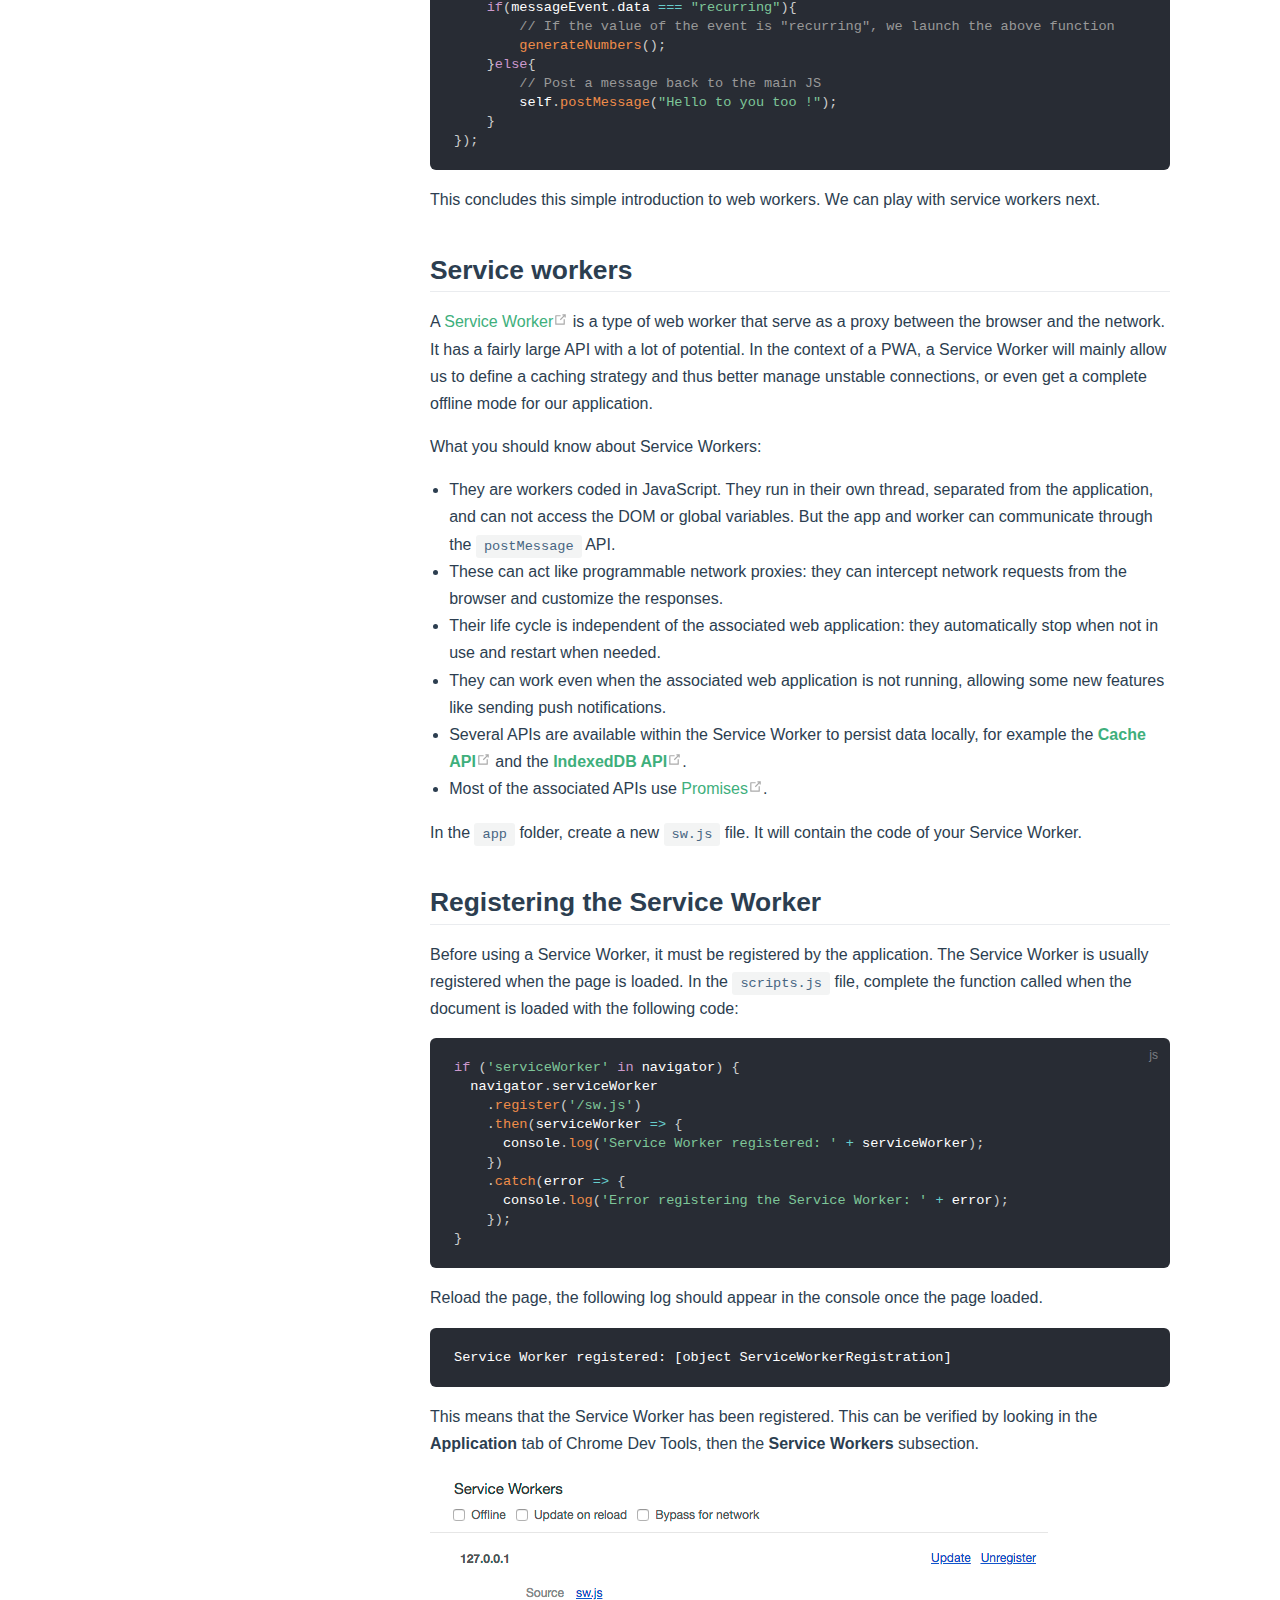
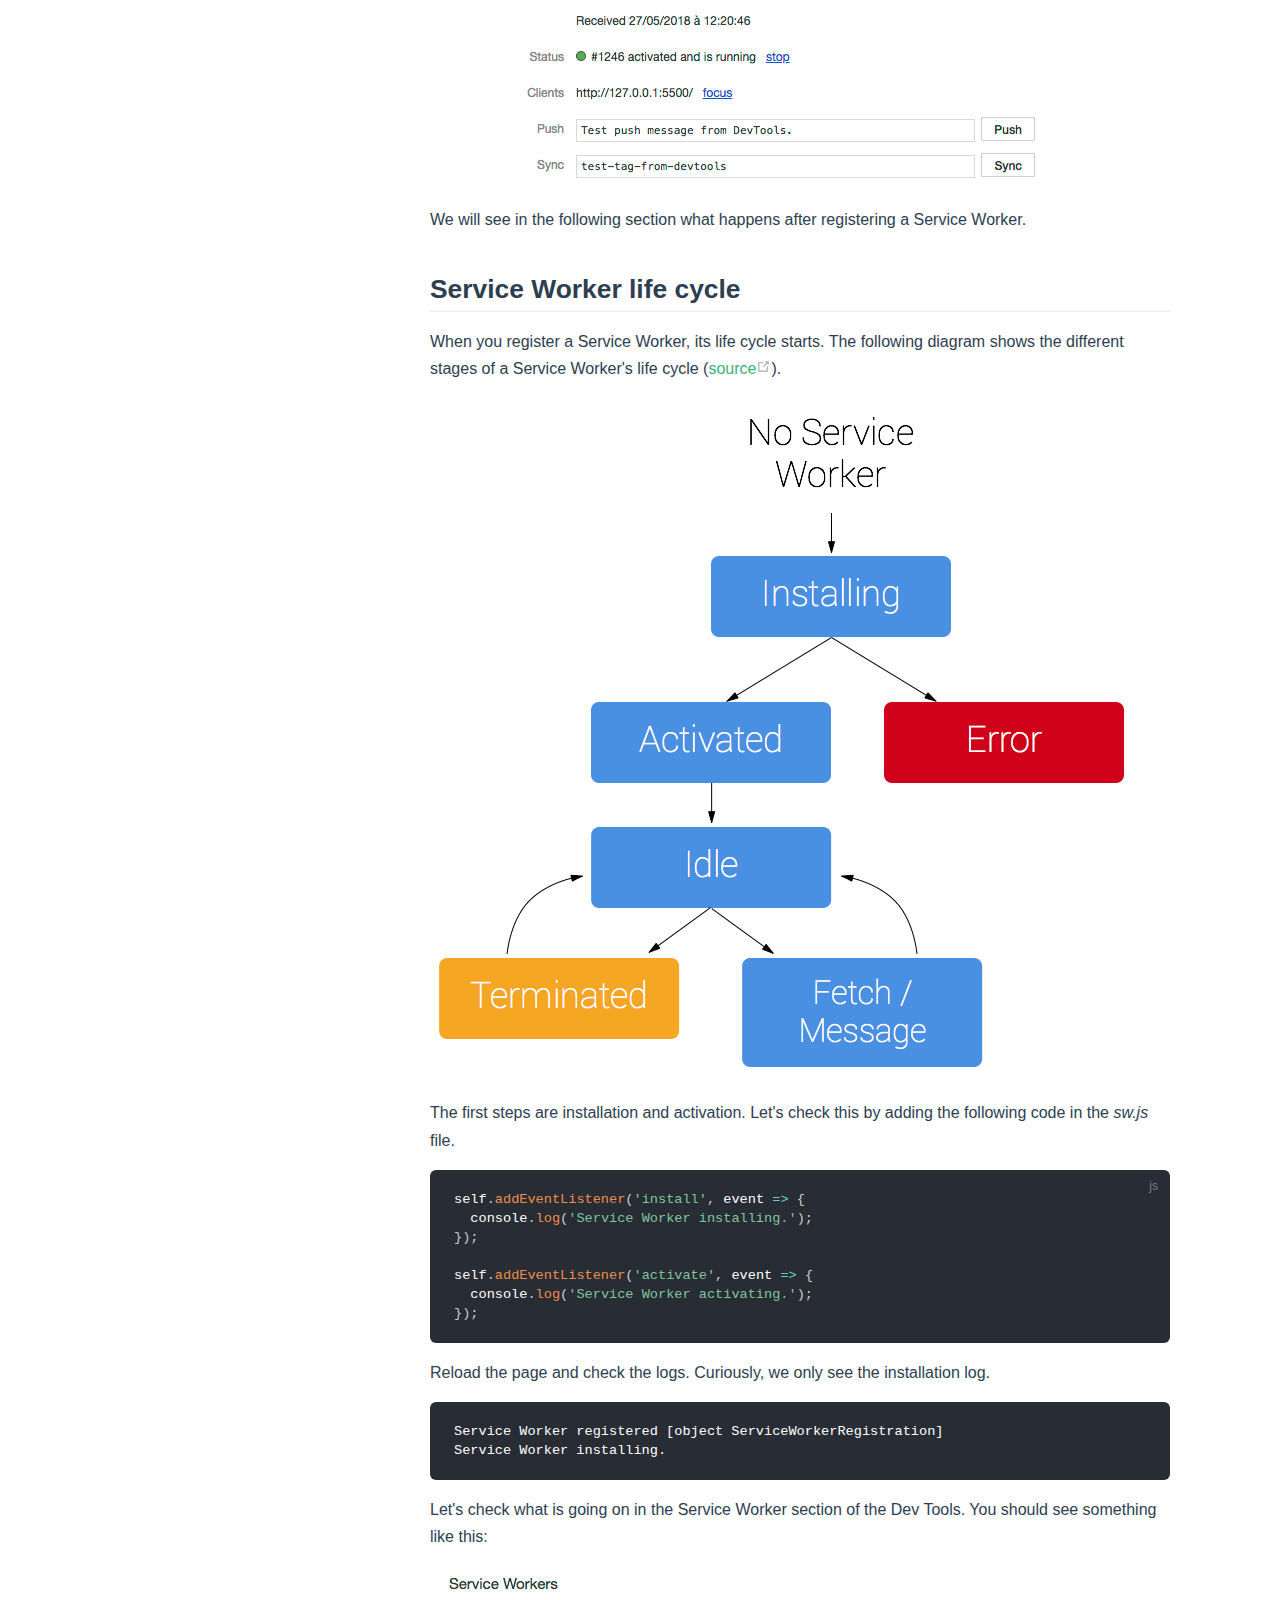
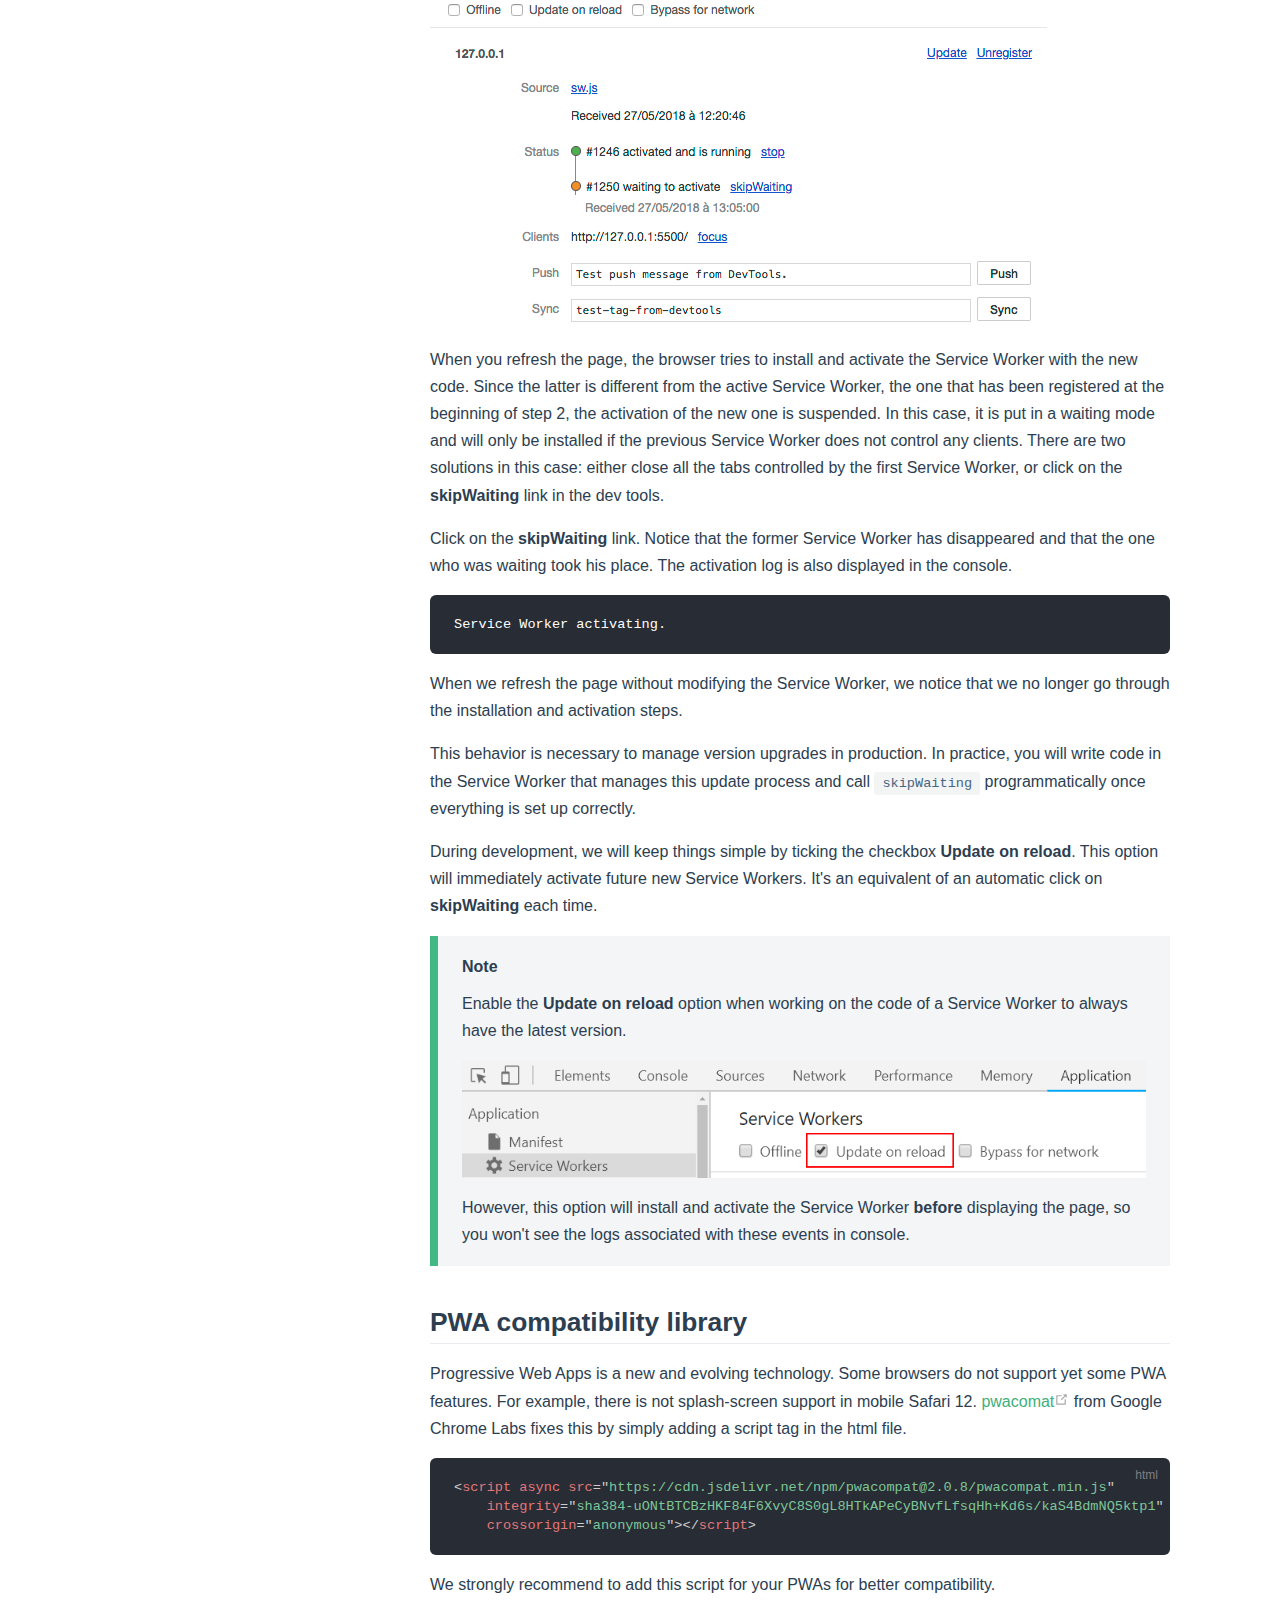
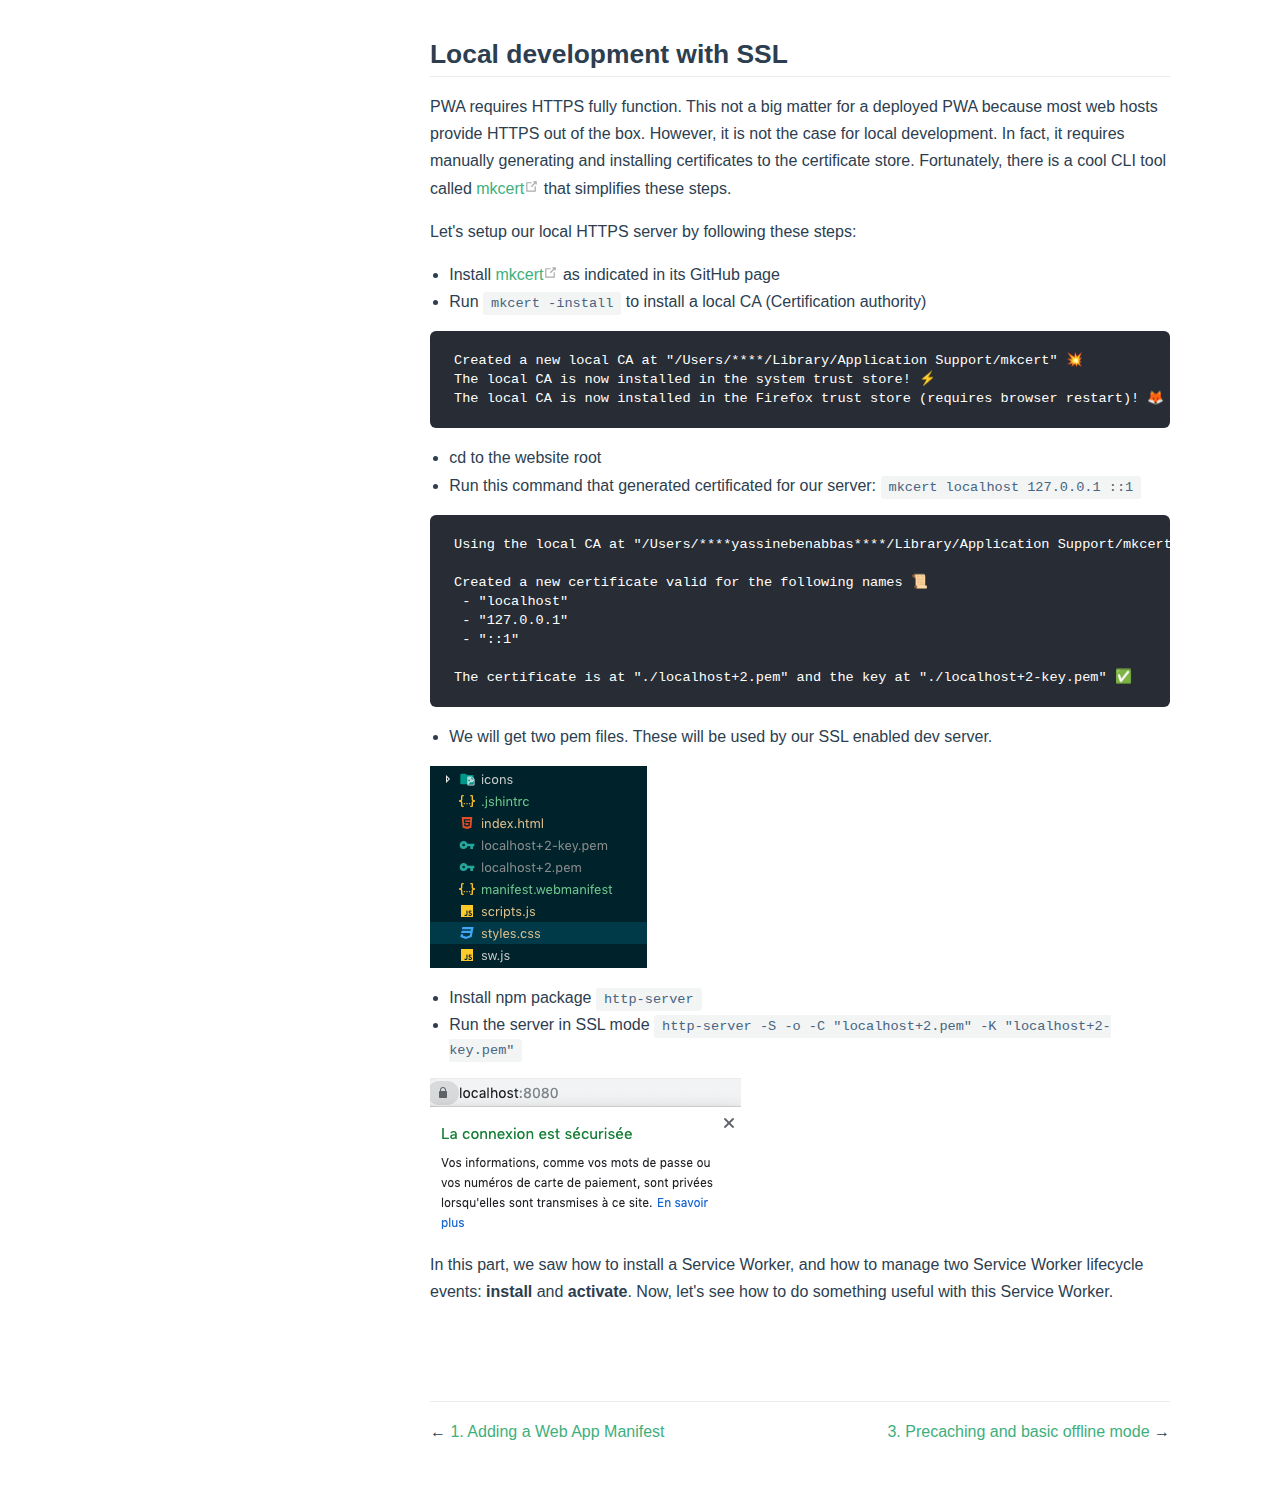
<file: 2-service-worker/index.html>
<html lang="en"><head>
  <meta charset="utf-8">
  <meta name="viewport" content="width=device-width,initial-scale=1">
  <title>2. Install a Service Worker | PWA Workshop</title>
  <meta name="description" content="Introduction to Progressive Web Applications">
  <link rel="manifest" href="manifest.json">
  <meta name="mobile-web-app-capable" content="yes">
  <meta name="apple-mobile-web-app-capable" content="yes">
  <meta name="application-name" content="PWA Workshop Docs">
  <meta name="apple-mobile-web-app-title" content="PWA Workshop Docs">

  <link rel="preload" href="https://womakerscode.github.io/pwa-workshop/assets/css/0.styles.29df42ad.css" as="style">
  <link rel="preload" href="https://womakerscode.github.io/pwa-workshop/assets/js/app.27d2dbf1.js" as="script">
  <link rel="preload" href="https://womakerscode.github.io/pwa-workshop/assets/js/2.23c6cee6.js" as="script">
  <link rel="prefetch" href="https://womakerscode.github.io/pwa-workshop/assets/js/10.9725dfa9.js">
  <link rel="prefetch" href="https://womakerscode.github.io/pwa-workshop/assets/js/11.3ab35c1a.js">
  <link rel="prefetch" href="https://womakerscode.github.io/pwa-workshop/assets/js/12.1d8783c0.js">
  <link rel="prefetch" href="https://womakerscode.github.io/pwa-workshop/assets/js/13.12e452ca.js">
  <link rel="prefetch" href="https://womakerscode.github.io/pwa-workshop/assets/js/14.f551e499.js">
  <link rel="prefetch" href="https://womakerscode.github.io/pwa-workshop/assets/js/15.d183389d.js">
  <link rel="prefetch" href="https://womakerscode.github.io/pwa-workshop/assets/js/16.2bd9d4ec.js">
  <link rel="prefetch" href="https://womakerscode.github.io/pwa-workshop/assets/js/17.e0c70547.js">
  <link rel="prefetch" href="https://womakerscode.github.io/pwa-workshop/assets/js/18.1ac62902.js">
  <link rel="prefetch" href="https://womakerscode.github.io/pwa-workshop/assets/js/19.c1d9eee1.js">
  <link rel="prefetch" href="https://womakerscode.github.io/pwa-workshop/assets/js/20.16db73fe.js">
  <link rel="prefetch" href="https://womakerscode.github.io/pwa-workshop/assets/js/21.cd131399.js">
  <link rel="prefetch" href="https://womakerscode.github.io/pwa-workshop/assets/js/3.f38c0f84.js">
  <link rel="prefetch" href="https://womakerscode.github.io/pwa-workshop/assets/js/4.f0dfd132.js">
  <link rel="prefetch" href="https://womakerscode.github.io/pwa-workshop/assets/js/5.7c9ddfb1.js">
  <link rel="prefetch" href="https://womakerscode.github.io/pwa-workshop/assets/js/6.4db51655.js">
  <link rel="prefetch" href="https://womakerscode.github.io/pwa-workshop/assets/js/7.67599f73.js">
  <link rel="prefetch" href="https://womakerscode.github.io/pwa-workshop/assets/js/8.da3dd183.js">
  <link rel="prefetch" href="https://womakerscode.github.io/pwa-workshop/assets/js/9.c634f727.js">
  <link rel="stylesheet" href="https://womakerscode.github.io/pwa-workshop/assets/css/0.styles.29df42ad.css">
<script charset="utf-8" src="/assets/js/21.cd131399.js"></script></head>

<body cz-shortcut-listen="true">
  <div id="app">
    <div class="theme-container">
      <header class="navbar">
        <div class="sidebar-button"><svg xmlns="http://www.w3.org/2000/svg" aria-hidden="true" role="img" viewBox="0 0 448 512" class="icon">
            <path fill="currentColor" d="M436 124H12c-6.627 0-12-5.373-12-12V80c0-6.627 5.373-12 12-12h424c6.627 0 12 5.373 12 12v32c0 6.627-5.373 12-12 12zm0 160H12c-6.627 0-12-5.373-12-12v-32c0-6.627 5.373-12 12-12h424c6.627 0 12 5.373 12 12v32c0 6.627-5.373 12-12 12zm0 160H12c-6.627 0-12-5.373-12-12v-32c0-6.627 5.373-12 12-12h424c6.627 0 12 5.373 12 12v32c0 6.627-5.373 12-12 12z">
            </path>
          </svg></div> <a href="https://womakerscode.github.io/pwa-workshop/" class="home-link router-link-exact-active router-link-active">
          <!----> <span class="site-name">PWA Workshop</span></a>

      </header>
      <div class="sidebar-mask"></div>
      <div class="sidebar">

        <ul class="sidebar-links">
          <li><a href="https://womakerscode.github.io/pwa-workshop/" class="active sidebar-link">Introdução</a>
            <ul class="sidebar-sub-headers">
              <li class="sidebar-sub-header"><a href="https://womakerscode.github.io/pwa-workshop/#requirements" class="sidebar-link">Requisitos</a></li>
              <li class="sidebar-sub-header"><a href="https://womakerscode.github.io/pwa-workshop/#preparation" class="sidebar-link">Preparação</a></li>
              <li class="sidebar-sub-header"><a href="https://womakerscode.github.io/pwa-workshop/#steps-of-the-workshop" class="sidebar-link">Tutorial do Workshop</a></li>
            </ul>
          </li>
          <li><a href="https://womakerscode.github.io/pwa-workshop/1-manifest/" class="sidebar-link">1. Adicionando
            o Manifesto</a></li>
          <li><a href="https://womakerscode.github.io/pwa-workshop/2-service-worker/" class="sidebar-link">2. Instalando o
              Service Worker</a></li>
          <li><a href="https://womakerscode.github.io/pwa-workshop/3-precaching/" class="sidebar-link">3. Precaching e modo offline básico
              </a></li>
          <li><a href="https://womakerscode.github.io/pwa-workshop/4-api-cache/" class="sidebar-link">4. Estratégia de Cache para REST API</a></li>
          <li><a href="https://womakerscode.github.io/pwa-workshop/5-background-sync/" class="sidebar-link">5.
              Background sync e notificações</a></li>
          <li><a href="https://womakerscode.github.io/pwa-workshop/6-pwa-setup/" class="sidebar-link">6. Exibindo o botão de instalação</a></li>
          <li><a href="https://womakerscode.github.io/pwa-workshop/finish.html" class="sidebar-link">Ir adiante</a>
          </li>
        </ul>
      </div>
      <div class="page">
        <div class="content">
          <h1 id="step-2-install-a-service-worker"><a href="#step-2-install-a-service-worker" aria-hidden="true" class="header-anchor">#</a> Step 2 : Install a Service Worker</h1>
          <p>Before delving into service workers, let's first understand what are web workers.</p>
          <h2 id="introduction-to-web-workers"><a href="#introduction-to-web-workers" aria-hidden="true" class="header-anchor">#</a> Introduction to Web workers</h2>
          <p>As you may know, JavaScript is single threaded and does not allow the creation of threads.
            A web worker allows to execute code in a separate thread for general use.
            The code of the web worker generally resides in a separate JavaScript file that is loaded form the main
            JavaScript code.
            After creating the web worker, we have two JavaScript threads: the main JavaScript thread and the worker
            thread.
            Once the web worker is created, it can interact with the main JavaScript in a two-way fashion by using the
            postMessage function.</p>
          <p>Since the web worker has its own thread, it can perform process-heavy tasks without freezing the page.</p>
          <p>Here is a minimal web page that created a service worker and communicates with it.</p>
          <div class="language-html extra-class">
            <pre class="language-html"><code><span class="token doctype">&lt;!DOCTYPE html&gt;</span>
<span class="token tag"><span class="token tag"><span class="token punctuation">&lt;</span>html</span><span class="token punctuation">&gt;</span></span>
<span class="token tag"><span class="token tag"><span class="token punctuation">&lt;</span>head</span><span class="token punctuation">&gt;</span></span>
    <span class="token tag"><span class="token tag"><span class="token punctuation">&lt;</span>meta</span> <span class="token attr-name">charset</span><span class="token attr-value"><span class="token punctuation">=</span><span class="token punctuation">"</span>UTF-8<span class="token punctuation">"</span></span><span class="token punctuation">&gt;</span></span>
    <span class="token tag"><span class="token tag"><span class="token punctuation">&lt;</span>script</span> <span class="token attr-name">src</span><span class="token attr-value"><span class="token punctuation">=</span><span class="token punctuation">"</span>main.js<span class="token punctuation">"</span></span><span class="token punctuation">&gt;</span></span><span class="token script"></span><span class="token tag"><span class="token tag"><span class="token punctuation">&lt;/</span>script</span><span class="token punctuation">&gt;</span></span>
    <span class="token tag"><span class="token tag"><span class="token punctuation">&lt;</span>title</span><span class="token punctuation">&gt;</span></span>Web worker example<span class="token tag"><span class="token tag"><span class="token punctuation">&lt;/</span>title</span><span class="token punctuation">&gt;</span></span>
<span class="token tag"><span class="token tag"><span class="token punctuation">&lt;/</span>head</span><span class="token punctuation">&gt;</span></span>
<span class="token tag"><span class="token tag"><span class="token punctuation">&lt;</span>body</span><span class="token punctuation">&gt;</span></span>
    <span class="token tag"><span class="token tag"><span class="token punctuation">&lt;</span>button</span> <span class="token attr-name">onclick</span><span class="token attr-value"><span class="token punctuation">=</span><span class="token punctuation">"</span>sendMessageToWorker()<span class="token punctuation">"</span></span><span class="token punctuation">&gt;</span></span>Post message to worker<span class="token tag"><span class="token tag"><span class="token punctuation">&lt;/</span>button</span><span class="token punctuation">&gt;</span></span>
    <span class="token tag"><span class="token tag"><span class="token punctuation">&lt;</span>button</span> <span class="token attr-name">onclick</span><span class="token attr-value"><span class="token punctuation">=</span><span class="token punctuation">"</span>askWorkerToPerformRecurringTask()<span class="token punctuation">"</span></span><span class="token punctuation">&gt;</span></span>Launch recurring task<span class="token tag"><span class="token tag"><span class="token punctuation">&lt;/</span>button</span><span class="token punctuation">&gt;</span></span>
    <span class="token tag"><span class="token tag"><span class="token punctuation">&lt;</span>h3</span><span class="token punctuation">&gt;</span></span>Worker result<span class="token tag"><span class="token tag"><span class="token punctuation">&lt;/</span>h3</span><span class="token punctuation">&gt;</span></span>
    <span class="token tag"><span class="token tag"><span class="token punctuation">&lt;</span>div</span> <span class="token attr-name">id</span><span class="token attr-value"><span class="token punctuation">=</span><span class="token punctuation">"</span>result<span class="token punctuation">"</span></span><span class="token punctuation">&gt;</span></span><span class="token tag"><span class="token tag"><span class="token punctuation">&lt;/</span>div</span><span class="token punctuation">&gt;</span></span>
<span class="token tag"><span class="token tag"><span class="token punctuation">&lt;/</span>body</span><span class="token punctuation">&gt;</span></span>
<span class="token tag"><span class="token tag"><span class="token punctuation">&lt;/</span>html</span><span class="token punctuation">&gt;</span></span>
</code></pre>
          </div>
          <p>Here is the code of the main JavaScript that creates the worker and sends / receives messages to / from it.
          </p>
          <div class="language-javascript extra-class">
            <pre class="language-javascript"><code><span class="token comment">// crate a worker whose code is defined in the file passed as parameter </span>
<span class="token keyword">const</span> worker <span class="token operator">=</span> <span class="token keyword">new</span> <span class="token class-name">Worker</span><span class="token punctuation">(</span><span class="token string">"worker.js"</span><span class="token punctuation">)</span><span class="token punctuation">;</span>
<span class="token keyword">function</span> <span class="token function">askWorkerToPerformRecurringTask</span><span class="token punctuation">(</span><span class="token punctuation">)</span><span class="token punctuation">{</span>
    <span class="token comment">// post a sting to the worker</span>
    worker<span class="token punctuation">.</span><span class="token function">postMessage</span><span class="token punctuation">(</span><span class="token string">"recurring"</span><span class="token punctuation">)</span><span class="token punctuation">;</span>
<span class="token punctuation">}</span>
<span class="token keyword">function</span> <span class="token function">sendMessageToWorker</span><span class="token punctuation">(</span><span class="token punctuation">)</span><span class="token punctuation">{</span>
    <span class="token comment">// post a sting to the worker</span>
    worker<span class="token punctuation">.</span><span class="token function">postMessage</span><span class="token punctuation">(</span><span class="token string">"Hello World !"</span><span class="token punctuation">)</span><span class="token punctuation">;</span>
<span class="token punctuation">}</span>
<span class="token comment">// This event is fired when the worker posts a message</span>
<span class="token comment">// The value of the message is in messageEvent.data</span>
worker<span class="token punctuation">.</span><span class="token function">addEventListener</span><span class="token punctuation">(</span><span class="token string">"message"</span><span class="token punctuation">,</span> <span class="token keyword">function</span><span class="token punctuation">(</span><span class="token parameter">messageEvent</span><span class="token punctuation">)</span><span class="token punctuation">{</span>
    <span class="token keyword">const</span> div <span class="token operator">=</span> document<span class="token punctuation">.</span><span class="token function">getElementById</span><span class="token punctuation">(</span><span class="token string">"result"</span><span class="token punctuation">)</span><span class="token punctuation">;</span>
    <span class="token comment">// Log the received message on the top of the tag</span>
    div<span class="token punctuation">.</span>innerHTML <span class="token operator">=</span> messageEvent<span class="token punctuation">.</span>data <span class="token operator">+</span> <span class="token string">"&lt;br&gt;"</span> <span class="token operator">+</span> div<span class="token punctuation">.</span>innerHTML<span class="token punctuation">;</span>
<span class="token punctuation">}</span><span class="token punctuation">)</span><span class="token punctuation">;</span>
</code></pre>
          </div>
          <p>Finally, here is the code of the web worker that reacts to the message recieved from the main JS by either
            posting back a single message or by posting a random number each second.</p>
          <div class="language-javascript extra-class">
            <pre class="language-javascript"><code><span class="token comment">// a function that generates a random number every second and posts it to the main JavaScript</span>
<span class="token keyword">function</span> <span class="token function">generateNumbers</span><span class="token punctuation">(</span><span class="token punctuation">)</span><span class="token punctuation">{</span>
    <span class="token function">setInterval</span><span class="token punctuation">(</span><span class="token keyword">function</span><span class="token punctuation">(</span><span class="token punctuation">)</span><span class="token punctuation">{</span>
        <span class="token comment">// post a message to the main JavaScript</span>
        self<span class="token punctuation">.</span><span class="token function">postMessage</span><span class="token punctuation">(</span>Math<span class="token punctuation">.</span><span class="token function">random</span><span class="token punctuation">(</span><span class="token punctuation">)</span><span class="token punctuation">)</span><span class="token punctuation">;</span>
    <span class="token punctuation">}</span><span class="token punctuation">,</span> <span class="token number">1000</span><span class="token punctuation">)</span><span class="token punctuation">;</span>
<span class="token punctuation">}</span>
<span class="token comment">// This event is fired when the worker recieves a message from the main JavaScript</span>
<span class="token comment">// The value of the message is in messageEvent.data</span>
self<span class="token punctuation">.</span><span class="token function">addEventListener</span><span class="token punctuation">(</span><span class="token string">"message"</span><span class="token punctuation">,</span> <span class="token keyword">function</span><span class="token punctuation">(</span><span class="token parameter">messageEvent</span><span class="token punctuation">)</span><span class="token punctuation">{</span>
    <span class="token keyword">if</span><span class="token punctuation">(</span>messageEvent<span class="token punctuation">.</span>data <span class="token operator">===</span> <span class="token string">"recurring"</span><span class="token punctuation">)</span><span class="token punctuation">{</span>
        <span class="token comment">// If the value of the event is "recurring", we launch the above function</span>
        <span class="token function">generateNumbers</span><span class="token punctuation">(</span><span class="token punctuation">)</span><span class="token punctuation">;</span>
    <span class="token punctuation">}</span><span class="token keyword">else</span><span class="token punctuation">{</span>
        <span class="token comment">// Post a message back to the main JS</span>
        self<span class="token punctuation">.</span><span class="token function">postMessage</span><span class="token punctuation">(</span><span class="token string">"Hello to you too !"</span><span class="token punctuation">)</span><span class="token punctuation">;</span>
    <span class="token punctuation">}</span>
<span class="token punctuation">}</span><span class="token punctuation">)</span><span class="token punctuation">;</span>
</code></pre>
          </div>
          <p>This concludes this simple introduction to web workers. We can play with service workers next.</p>
          <h2 id="service-workers"><a href="#service-workers" aria-hidden="true" class="header-anchor">#</a> Service
            workers</h2>
          <p>A <a href="https://developers.google.com/web/fundamentals/primers/service-workers/" target="_blank" rel="noopener noreferrer">Service Worker<svg xmlns="http://www.w3.org/2000/svg" aria-hidden="true" x="0px" y="0px" viewBox="0 0 100 100" width="15" height="15" class="icon outbound">
                <path fill="currentColor" d="M18.8,85.1h56l0,0c2.2,0,4-1.8,4-4v-32h-8v28h-48v-48h28v-8h-32l0,0c-2.2,0-4,1.8-4,4v56C14.8,83.3,16.6,85.1,18.8,85.1z">
                </path>
                <polygon fill="currentColor" points="45.7,48.7 51.3,54.3 77.2,28.5 77.2,37.2 85.2,37.2 85.2,14.9 62.8,14.9 62.8,22.9 71.5,22.9">
                </polygon>
              </svg></a> is a type of web worker that serve as a proxy between the browser and the network.
            It has a fairly large API with a lot of potential.
            In the context of a PWA, a Service Worker will mainly allow us to define a caching strategy and thus better
            manage unstable connections, or even get a complete offline mode for our application.</p>
          <p>What you should know about Service Workers:</p>
          <ul>
            <li>They are workers coded in JavaScript. They run in their own thread, separated from the application, and
              can not access the DOM or global variables. But the app and worker can communicate through the
              <code>postMessage</code> API.</li>
            <li>These can act like programmable network proxies: they can intercept network requests from the browser
              and customize the responses.</li>
            <li>Their life cycle is independent of the associated web application: they automatically stop when not in
              use and restart when needed.</li>
            <li>They can work even when the associated web application is not running, allowing some new features like
              sending push notifications.</li>
            <li>Several APIs are available within the Service Worker to persist data locally, for example the <a href="https://developer.mozilla.org/en/docs/Web/API/Cache" target="_blank" rel="noopener noreferrer"><strong>Cache API</strong><svg xmlns="http://www.w3.org/2000/svg" aria-hidden="true" x="0px" y="0px" viewBox="0 0 100 100" width="15" height="15" class="icon outbound">
                  <path fill="currentColor" d="M18.8,85.1h56l0,0c2.2,0,4-1.8,4-4v-32h-8v28h-48v-48h28v-8h-32l0,0c-2.2,0-4,1.8-4,4v56C14.8,83.3,16.6,85.1,18.8,85.1z">
                  </path>
                  <polygon fill="currentColor" points="45.7,48.7 51.3,54.3 77.2,28.5 77.2,37.2 85.2,37.2 85.2,14.9 62.8,14.9 62.8,22.9 71.5,22.9">
                  </polygon>
                </svg></a> and the <a href="https://developer.mozilla.org/en/docs/Web/API/API_IndexedDB" target="_blank" rel="noopener noreferrer"><strong>IndexedDB API</strong><svg xmlns="http://www.w3.org/2000/svg" aria-hidden="true" x="0px" y="0px" viewBox="0 0 100 100" width="15" height="15" class="icon outbound">
                  <path fill="currentColor" d="M18.8,85.1h56l0,0c2.2,0,4-1.8,4-4v-32h-8v28h-48v-48h28v-8h-32l0,0c-2.2,0-4,1.8-4,4v56C14.8,83.3,16.6,85.1,18.8,85.1z">
                  </path>
                  <polygon fill="currentColor" points="45.7,48.7 51.3,54.3 77.2,28.5 77.2,37.2 85.2,37.2 85.2,14.9 62.8,14.9 62.8,22.9 71.5,22.9">
                  </polygon>
                </svg></a>.</li>
            <li>Most of the associated APIs use <a href="https://developer.mozilla.org/en/docs/Web/JavaScript/Reference/Global_Objects/Promise" target="_blank" rel="noopener noreferrer">Promises<svg xmlns="http://www.w3.org/2000/svg" aria-hidden="true" x="0px" y="0px" viewBox="0 0 100 100" width="15" height="15" class="icon outbound">
                  <path fill="currentColor" d="M18.8,85.1h56l0,0c2.2,0,4-1.8,4-4v-32h-8v28h-48v-48h28v-8h-32l0,0c-2.2,0-4,1.8-4,4v56C14.8,83.3,16.6,85.1,18.8,85.1z">
                  </path>
                  <polygon fill="currentColor" points="45.7,48.7 51.3,54.3 77.2,28.5 77.2,37.2 85.2,37.2 85.2,14.9 62.8,14.9 62.8,22.9 71.5,22.9">
                  </polygon>
                </svg></a>.</li>
          </ul>
          <p>In the <code>app</code> folder, create a new <code>sw.js</code> file. It will contain the code of your
            Service Worker.</p>
          <h2 id="registering-the-service-worker"><a href="#registering-the-service-worker" aria-hidden="true" class="header-anchor">#</a> Registering the Service Worker</h2>
          <p>Before using a Service Worker, it must be registered by the application. The Service Worker is usually
            registered when the page is loaded. In the <code>scripts.js</code> file, complete the function called when
            the document is loaded with the following code:</p>
          <div class="language-js extra-class">
            <pre class="language-js"><code><span class="token keyword">if</span> <span class="token punctuation">(</span><span class="token string">'serviceWorker'</span> <span class="token keyword">in</span> navigator<span class="token punctuation">)</span> <span class="token punctuation">{</span>
  navigator<span class="token punctuation">.</span>serviceWorker
    <span class="token punctuation">.</span><span class="token function">register</span><span class="token punctuation">(</span><span class="token string">'/sw.js'</span><span class="token punctuation">)</span>
    <span class="token punctuation">.</span><span class="token function">then</span><span class="token punctuation">(</span><span class="token parameter">serviceWorker</span> <span class="token operator">=&gt;</span> <span class="token punctuation">{</span>
      console<span class="token punctuation">.</span><span class="token function">log</span><span class="token punctuation">(</span><span class="token string">'Service Worker registered: '</span> <span class="token operator">+</span> serviceWorker<span class="token punctuation">)</span><span class="token punctuation">;</span>
    <span class="token punctuation">}</span><span class="token punctuation">)</span>
    <span class="token punctuation">.</span><span class="token function">catch</span><span class="token punctuation">(</span><span class="token parameter">error</span> <span class="token operator">=&gt;</span> <span class="token punctuation">{</span>
      console<span class="token punctuation">.</span><span class="token function">log</span><span class="token punctuation">(</span><span class="token string">'Error registering the Service Worker: '</span> <span class="token operator">+</span> error<span class="token punctuation">)</span><span class="token punctuation">;</span>
    <span class="token punctuation">}</span><span class="token punctuation">)</span><span class="token punctuation">;</span>
<span class="token punctuation">}</span>
</code></pre>
          </div>
          <p>Reload the page, the following log should appear in the console once the page loaded.</p>
          <div class="language-Access log extra-class">
            <pre class="language-text"><code>Service Worker registered: [object ServiceWorkerRegistration]
</code></pre>
          </div>
          <p>This means that the Service Worker has been registered. This can be verified by looking in the
            <strong>Application</strong> tab of Chrome Dev Tools, then the <strong>Service Workers</strong> subsection.
          </p>
          <p><img src="https://womakerscode.github.io/pwa-workshop/assets/img/service-worker-setup.84b2c4b3.png" alt="Service Worker installed"></p>
          <p>We will see in the following section what happens after registering a Service Worker.</p>
          <h2 id="service-worker-life-cycle"><a href="#service-worker-life-cycle" aria-hidden="true" class="header-anchor">#</a> Service Worker life cycle</h2>
          <p>When you register a Service Worker, its life cycle starts. The following diagram shows the different stages
            of a Service Worker's life cycle (<a href="https://developers.google.com/web/fundamentals/primers/service-workers/" target="_blank" rel="noopener noreferrer">source<svg xmlns="http://www.w3.org/2000/svg" aria-hidden="true" x="0px" y="0px" viewBox="0 0 100 100" width="15" height="15" class="icon outbound">
                <path fill="currentColor" d="M18.8,85.1h56l0,0c2.2,0,4-1.8,4-4v-32h-8v28h-48v-48h28v-8h-32l0,0c-2.2,0-4,1.8-4,4v56C14.8,83.3,16.6,85.1,18.8,85.1z">
                </path>
                <polygon fill="currentColor" points="45.7,48.7 51.3,54.3 77.2,28.5 77.2,37.2 85.2,37.2 85.2,14.9 62.8,14.9 62.8,22.9 71.5,22.9">
                </polygon>
              </svg></a>).</p>
          <p><img src="https://womakerscode.github.io/pwa-workshop/assets/img/sw-lifecycle.1d49eede.png" alt="Service Worker life cycle"></p>
          <p>The first steps are installation and activation. Let's check this by adding the following code in the
            <em>sw.js</em> file.</p>
          <div class="language-js extra-class">
            <pre class="language-js"><code>self<span class="token punctuation">.</span><span class="token function">addEventListener</span><span class="token punctuation">(</span><span class="token string">'install'</span><span class="token punctuation">,</span> <span class="token parameter">event</span> <span class="token operator">=&gt;</span> <span class="token punctuation">{</span>
  console<span class="token punctuation">.</span><span class="token function">log</span><span class="token punctuation">(</span><span class="token string">'Service Worker installing.'</span><span class="token punctuation">)</span><span class="token punctuation">;</span>
<span class="token punctuation">}</span><span class="token punctuation">)</span><span class="token punctuation">;</span>

self<span class="token punctuation">.</span><span class="token function">addEventListener</span><span class="token punctuation">(</span><span class="token string">'activate'</span><span class="token punctuation">,</span> <span class="token parameter">event</span> <span class="token operator">=&gt;</span> <span class="token punctuation">{</span>
  console<span class="token punctuation">.</span><span class="token function">log</span><span class="token punctuation">(</span><span class="token string">'Service Worker activating.'</span><span class="token punctuation">)</span><span class="token punctuation">;</span>
<span class="token punctuation">}</span><span class="token punctuation">)</span><span class="token punctuation">;</span>
</code></pre>
          </div>
          <p>Reload the page and check the logs. Curiously, we only see the installation log.</p>
          <div class="language- extra-class">
            <pre class="language-text"><code>Service Worker registered [object ServiceWorkerRegistration]
Service Worker installing.
</code></pre>
          </div>
          <p>Let's check what is going on in the Service Worker section of the Dev Tools. You should see something like
            this:</p>
          <p><img src="https://womakerscode.github.io/pwa-workshop/assets/img/sw-waiting.0b9f4663.png" alt="Service Worker waiting to activate"></p>
          <p>When you refresh the page, the browser tries to install and activate the Service Worker with the new code.
            Since the latter is different from the active Service Worker, the one that has been registered at the
            beginning of step 2, the activation of the new one is suspended. In this case, it is put in a waiting mode
            and will only be installed if the previous Service Worker does not control any clients. There are two
            solutions in this case: either close all the tabs controlled by the first Service Worker, or click on the
            <strong>skipWaiting</strong> link in the dev tools.</p>
          <p>Click on the <strong>skipWaiting</strong> link. Notice that the former Service Worker has disappeared and
            that the one who was waiting took his place. The activation log is also displayed in the console.</p>
          <div class="language- extra-class">
            <pre class="language-text"><code>Service Worker activating.
</code></pre>
          </div>
          <p>When we refresh the page without modifying the Service Worker, we notice that we no longer go through the
            installation and activation steps.</p>
          <p>This behavior is necessary to manage version upgrades in production. In practice, you will write code in
            the Service Worker that manages this update process and call <code>skipWaiting</code> programmatically once
            everything is set up correctly.</p>
          <p>During development, we will keep things simple by ticking the checkbox <strong>Update on reload</strong>.
            This option will immediately activate future new Service Workers. It's an equivalent of an automatic click
            on <strong>skipWaiting</strong> each time.</p>
          <div class="tip custom-block">
            <p class="custom-block-title">Note</p>
            <p>Enable the <strong>Update on reload</strong> option when working on the code of a Service Worker to
              always have the latest version.</p>
            <p><img src="https://womakerscode.github.io/pwa-workshop/assets/img/devtools-update-on-reload.d1d00b91.png" alt="Update on reload"></p>
            <p>However, this option will install and activate the Service Worker <strong>before</strong> displaying the
              page, so you won't see the logs associated with these events in console.</p>
          </div>
          <h2 id="pwa-compatibility-library"><a href="#pwa-compatibility-library" aria-hidden="true" class="header-anchor">#</a> PWA compatibility library</h2>
          <p>Progressive Web Apps is a new and evolving technology.
            Some browsers do not support yet some PWA features. For example, there is not splash-screen support in
            mobile Safari 12.
            <a href="https://github.com/GoogleChromeLabs/pwacompat" target="_blank" rel="noopener noreferrer">pwacomat<svg xmlns="http://www.w3.org/2000/svg" aria-hidden="true" x="0px" y="0px" viewBox="0 0 100 100" width="15" height="15" class="icon outbound">
                <path fill="currentColor" d="M18.8,85.1h56l0,0c2.2,0,4-1.8,4-4v-32h-8v28h-48v-48h28v-8h-32l0,0c-2.2,0-4,1.8-4,4v56C14.8,83.3,16.6,85.1,18.8,85.1z">
                </path>
                <polygon fill="currentColor" points="45.7,48.7 51.3,54.3 77.2,28.5 77.2,37.2 85.2,37.2 85.2,14.9 62.8,14.9 62.8,22.9 71.5,22.9">
                </polygon>
              </svg></a> from Google Chrome Labs fixes this by simply adding a script tag in the html file.</p>
          <div class="language-html extra-class">
            <pre class="language-html"><code><span class="token tag"><span class="token tag"><span class="token punctuation">&lt;</span>script</span> <span class="token attr-name">async</span> <span class="token attr-name">src</span><span class="token attr-value"><span class="token punctuation">=</span><span class="token punctuation">"</span>https://cdn.jsdelivr.net/npm/pwacompat@2.0.8/pwacompat.min.js<span class="token punctuation">"</span></span>
    <span class="token attr-name">integrity</span><span class="token attr-value"><span class="token punctuation">=</span><span class="token punctuation">"</span>sha384-uONtBTCBzHKF84F6XvyC8S0gL8HTkAPeCyBNvfLfsqHh+Kd6s/kaS4BdmNQ5ktp1<span class="token punctuation">"</span></span>
    <span class="token attr-name">crossorigin</span><span class="token attr-value"><span class="token punctuation">=</span><span class="token punctuation">"</span>anonymous<span class="token punctuation">"</span></span><span class="token punctuation">&gt;</span></span><span class="token script"></span><span class="token tag"><span class="token tag"><span class="token punctuation">&lt;/</span>script</span><span class="token punctuation">&gt;</span></span>
</code></pre>
          </div>
          <p>We strongly recommend to add this script for your PWAs for better compatibility.</p>
          <h2 id="local-development-with-ssl"><a href="#local-development-with-ssl" aria-hidden="true" class="header-anchor">#</a> Local development with SSL</h2>
          <p>PWA requires HTTPS fully function. This not a big matter for a deployed PWA because most web hosts provide
            HTTPS out of the box. However, it is not the case for local development. In fact, it requires manually
            generating and installing certificates to the certificate store. Fortunately, there is a cool CLI tool
            called <a href="https://mkcert.dev/" target="_blank" rel="noopener noreferrer">mkcert<svg xmlns="http://www.w3.org/2000/svg" aria-hidden="true" x="0px" y="0px" viewBox="0 0 100 100" width="15" height="15" class="icon outbound">
                <path fill="currentColor" d="M18.8,85.1h56l0,0c2.2,0,4-1.8,4-4v-32h-8v28h-48v-48h28v-8h-32l0,0c-2.2,0-4,1.8-4,4v56C14.8,83.3,16.6,85.1,18.8,85.1z">
                </path>
                <polygon fill="currentColor" points="45.7,48.7 51.3,54.3 77.2,28.5 77.2,37.2 85.2,37.2 85.2,14.9 62.8,14.9 62.8,22.9 71.5,22.9">
                </polygon>
              </svg></a> that simplifies these steps.</p>
          <p>Let's setup our local HTTPS server by following these steps:</p>
          <ul>
            <li>Install <a href="https://github.com/FiloSottile/mkcert#installation" target="_blank" rel="noopener noreferrer">mkcert<svg xmlns="http://www.w3.org/2000/svg" aria-hidden="true" x="0px" y="0px" viewBox="0 0 100 100" width="15" height="15" class="icon outbound">
                  <path fill="currentColor" d="M18.8,85.1h56l0,0c2.2,0,4-1.8,4-4v-32h-8v28h-48v-48h28v-8h-32l0,0c-2.2,0-4,1.8-4,4v56C14.8,83.3,16.6,85.1,18.8,85.1z">
                  </path>
                  <polygon fill="currentColor" points="45.7,48.7 51.3,54.3 77.2,28.5 77.2,37.2 85.2,37.2 85.2,14.9 62.8,14.9 62.8,22.9 71.5,22.9">
                  </polygon>
                </svg></a> as indicated in its GitHub page</li>
            <li>Run <code>mkcert -install</code> to install a local CA (Certification authority)</li>
          </ul>
          <div class="language-console extra-class">
            <pre class="language-text"><code>Created a new local CA at "/Users/****/Library/Application Support/mkcert" 💥
The local CA is now installed in the system trust store! ⚡️
The local CA is now installed in the Firefox trust store (requires browser restart)! 🦊
</code></pre>
          </div>
          <ul>
            <li>cd to the website root</li>
            <li>Run this command that generated certificated for our server: <code>mkcert localhost 127.0.0.1 ::1</code>
            </li>
          </ul>
          <div class="language-console extra-class">
            <pre class="language-text"><code>Using the local CA at "/Users/****yassinebenabbas****/Library/Application Support/mkcert" ✨

Created a new certificate valid for the following names 📜
 - "localhost"
 - "127.0.0.1"
 - "::1"

The certificate is at "./localhost+2.pem" and the key at "./localhost+2-key.pem" ✅
</code></pre>
          </div>
          <ul>
            <li>We will get two pem files. These will be used by our SSL enabled dev server.</li>
          </ul>
          <p><img src="https://womakerscode.github.io/pwa-workshop/assets/img/certs.7e43f7a2.png" alt="certs"></p>
          <ul>
            <li>Install npm package <code>http-server</code></li>
            <li>Run the server in SSL mode <code>http-server -S -o -C "localhost+2.pem" -K
                "localhost+2-key.pem"</code></li>
          </ul>
          <p><img src="https://womakerscode.github.io/pwa-workshop/assets/img/certok.41829eb4.png" alt="certs"></p>
          <p>In this part, we saw how to install a Service Worker, and how to manage two Service Worker lifecycle
            events: <strong>install</strong> and <strong>activate</strong>. Now, let's see how to do something useful
            with this Service Worker.</p>
        </div>
        <div class="page-edit">
          <!---->
          <!---->
        </div>
        <div class="page-nav">
          <p class="inner"><span class="prev">
              ←
              <a href="https://womakerscode.github.io/pwa-workshop/1-manifest/" class="prev">
                1. Adicionando o Manifesto
              </a></span> <span class="next"><a href="https://womakerscode.github.io/pwa-workshop/3-precaching/">
                3. Precaching e modo offline básico</a>
              →
            </span></p>
        </div>
      </div>
      <!---->
    </div>
  </div>
  <script src="https://womakerscode.github.io/pwa-workshop/assets/js/app.27d2dbf1.js" defer=""></script>
  <script src="https://womakerscode.github.io/pwa-workshop/assets/js/2.23c6cee6.js" defer=""></script>


</body></html>
</file>
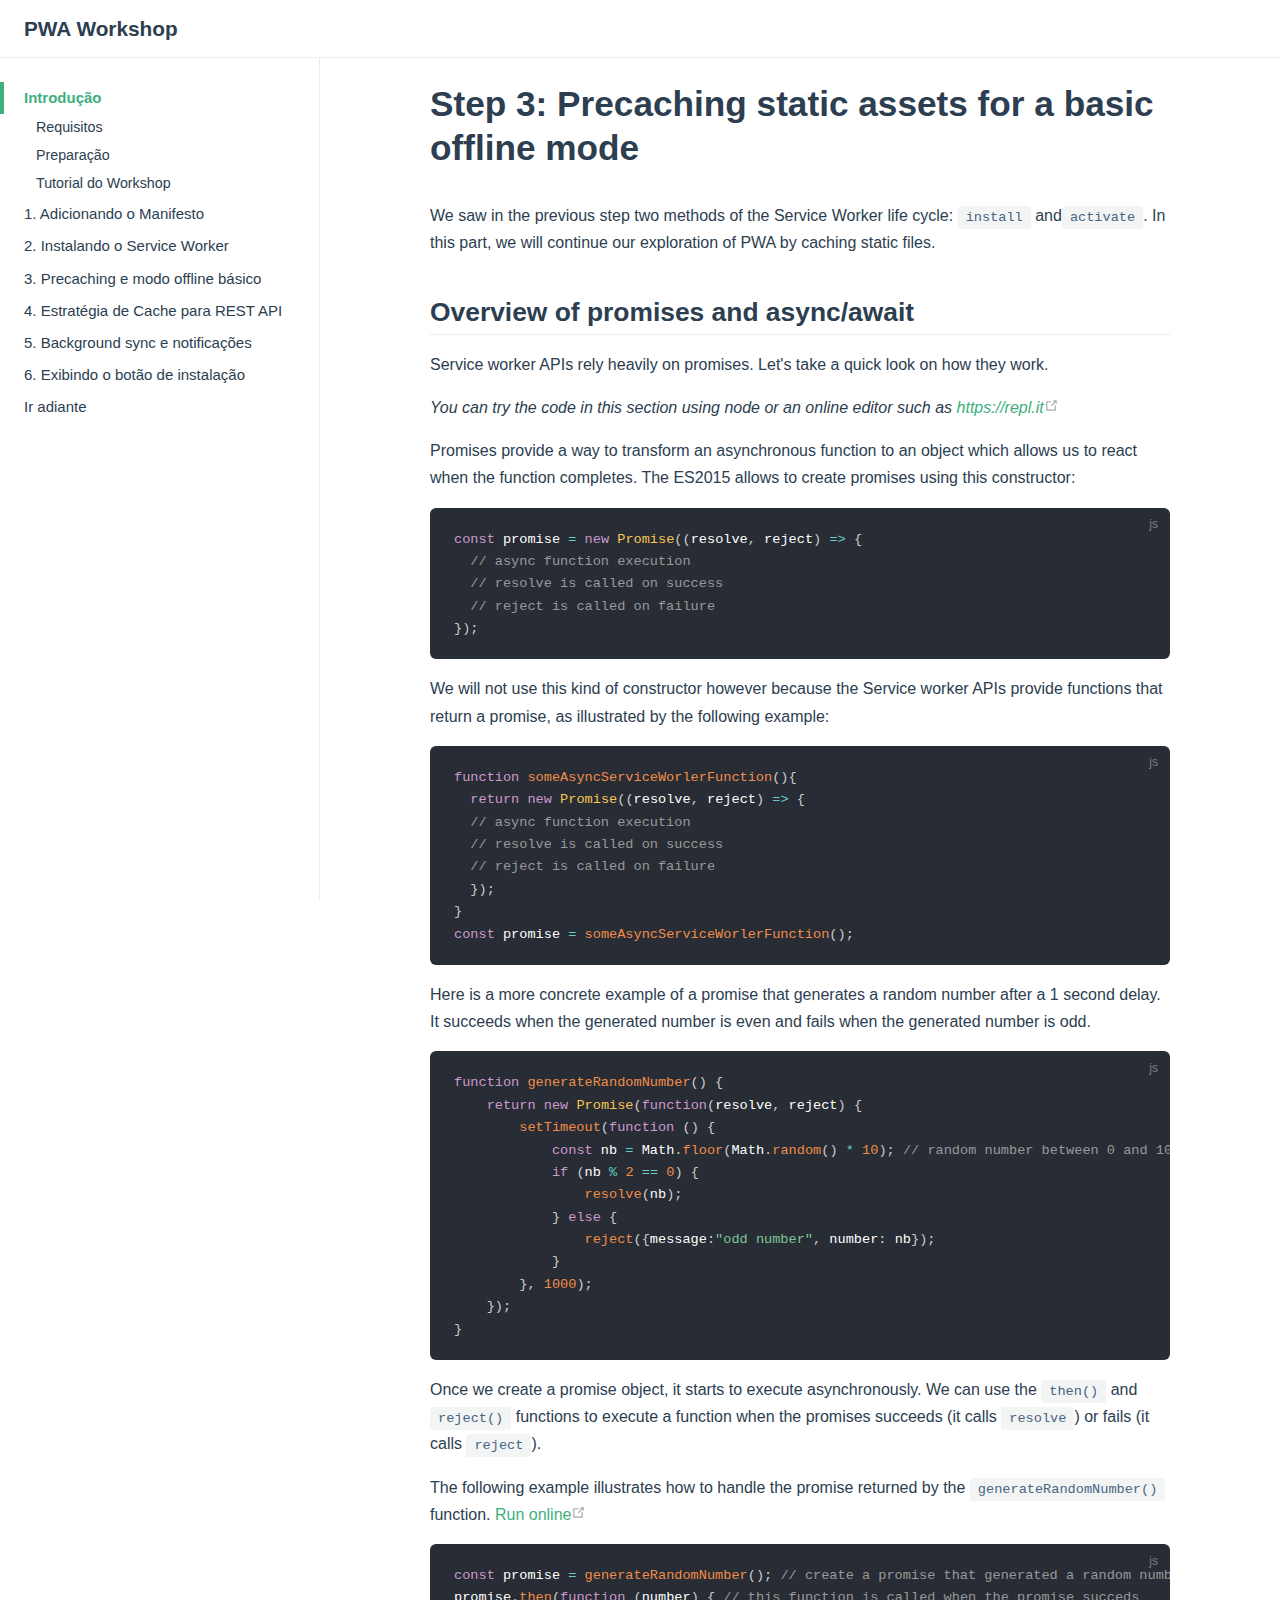
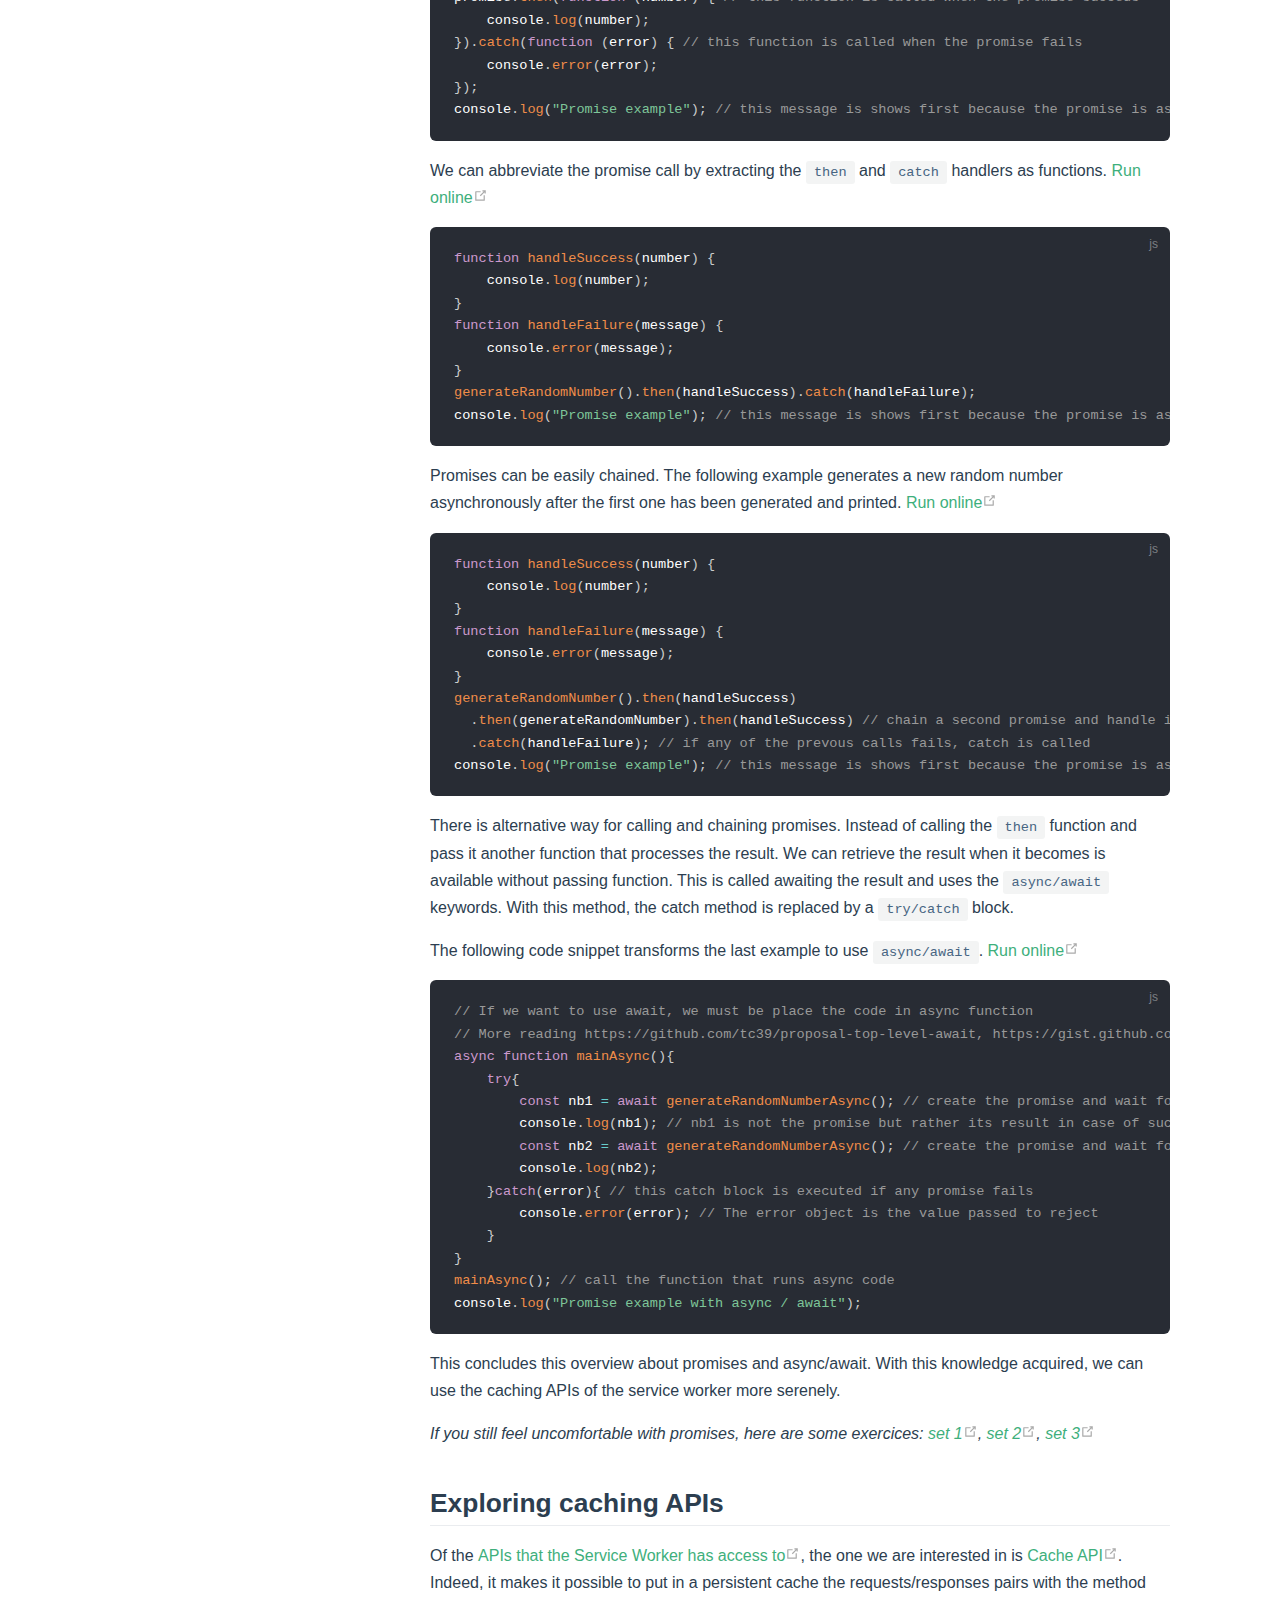
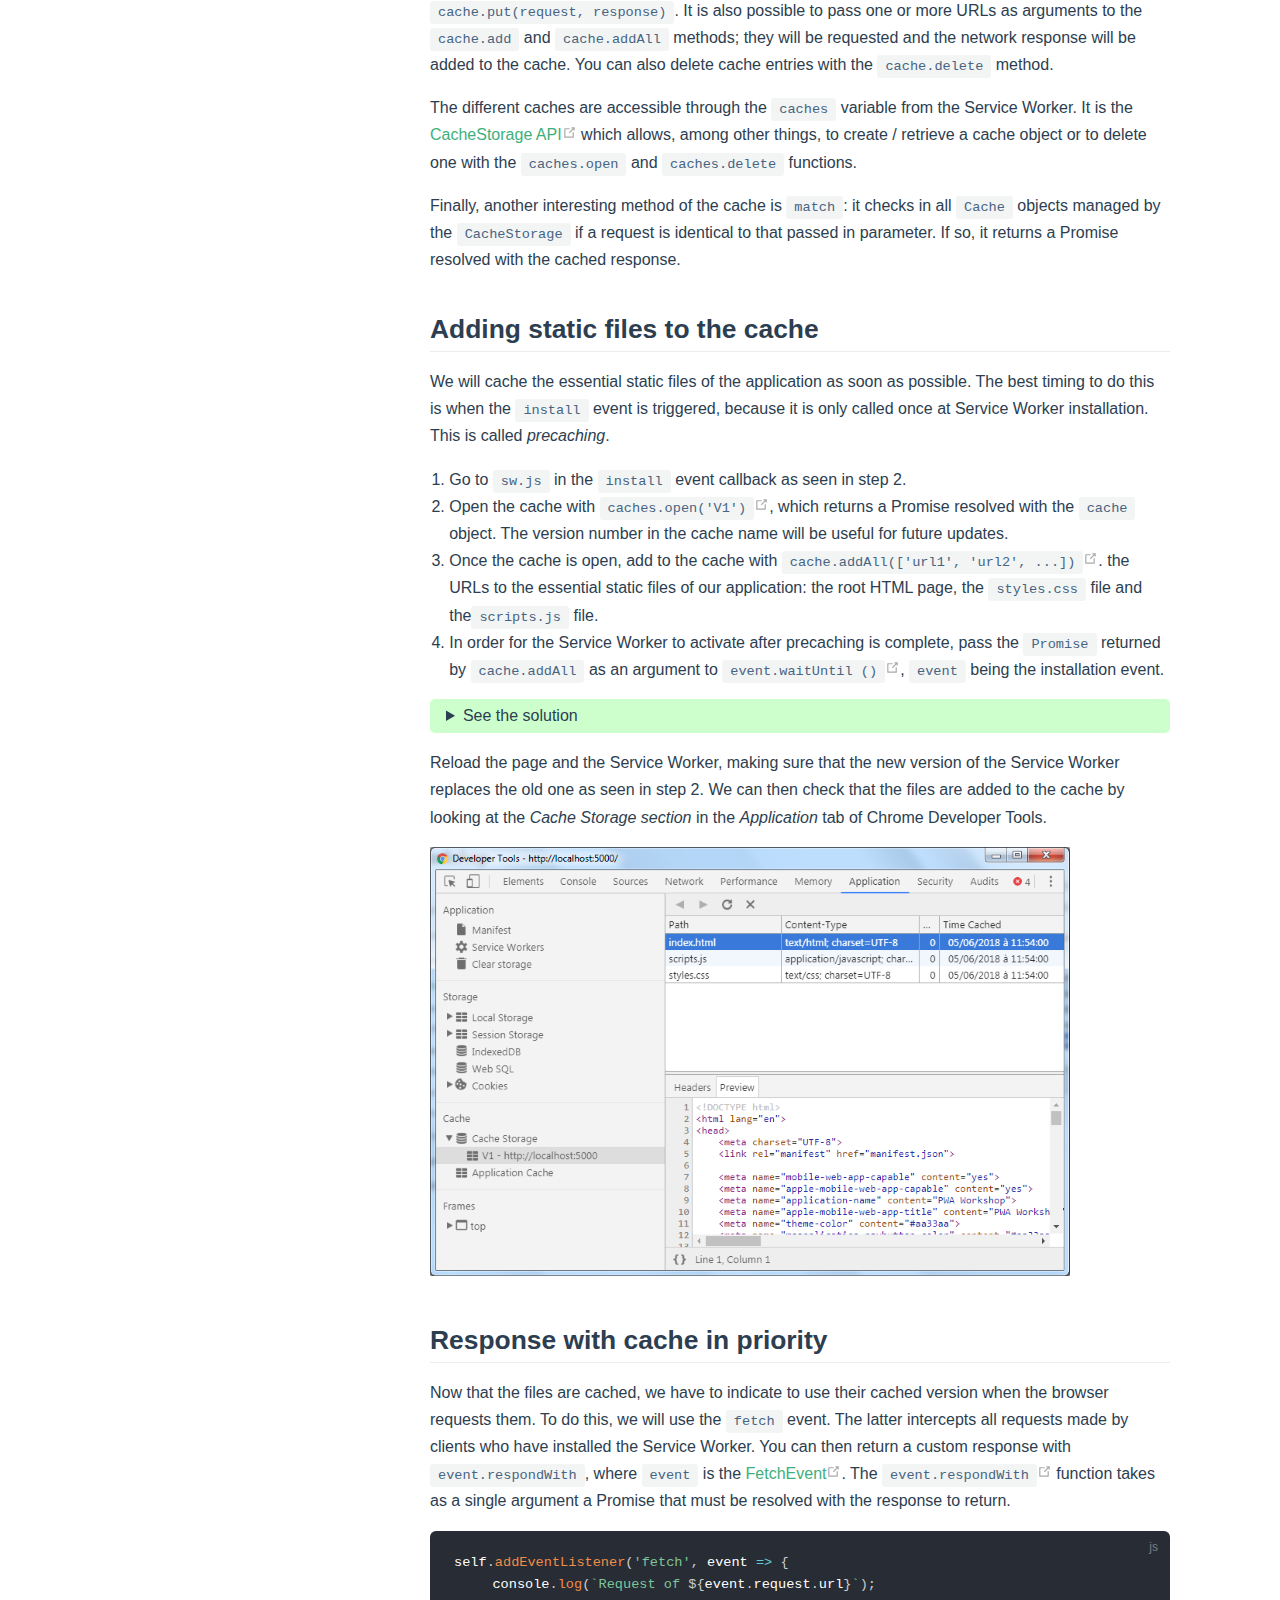
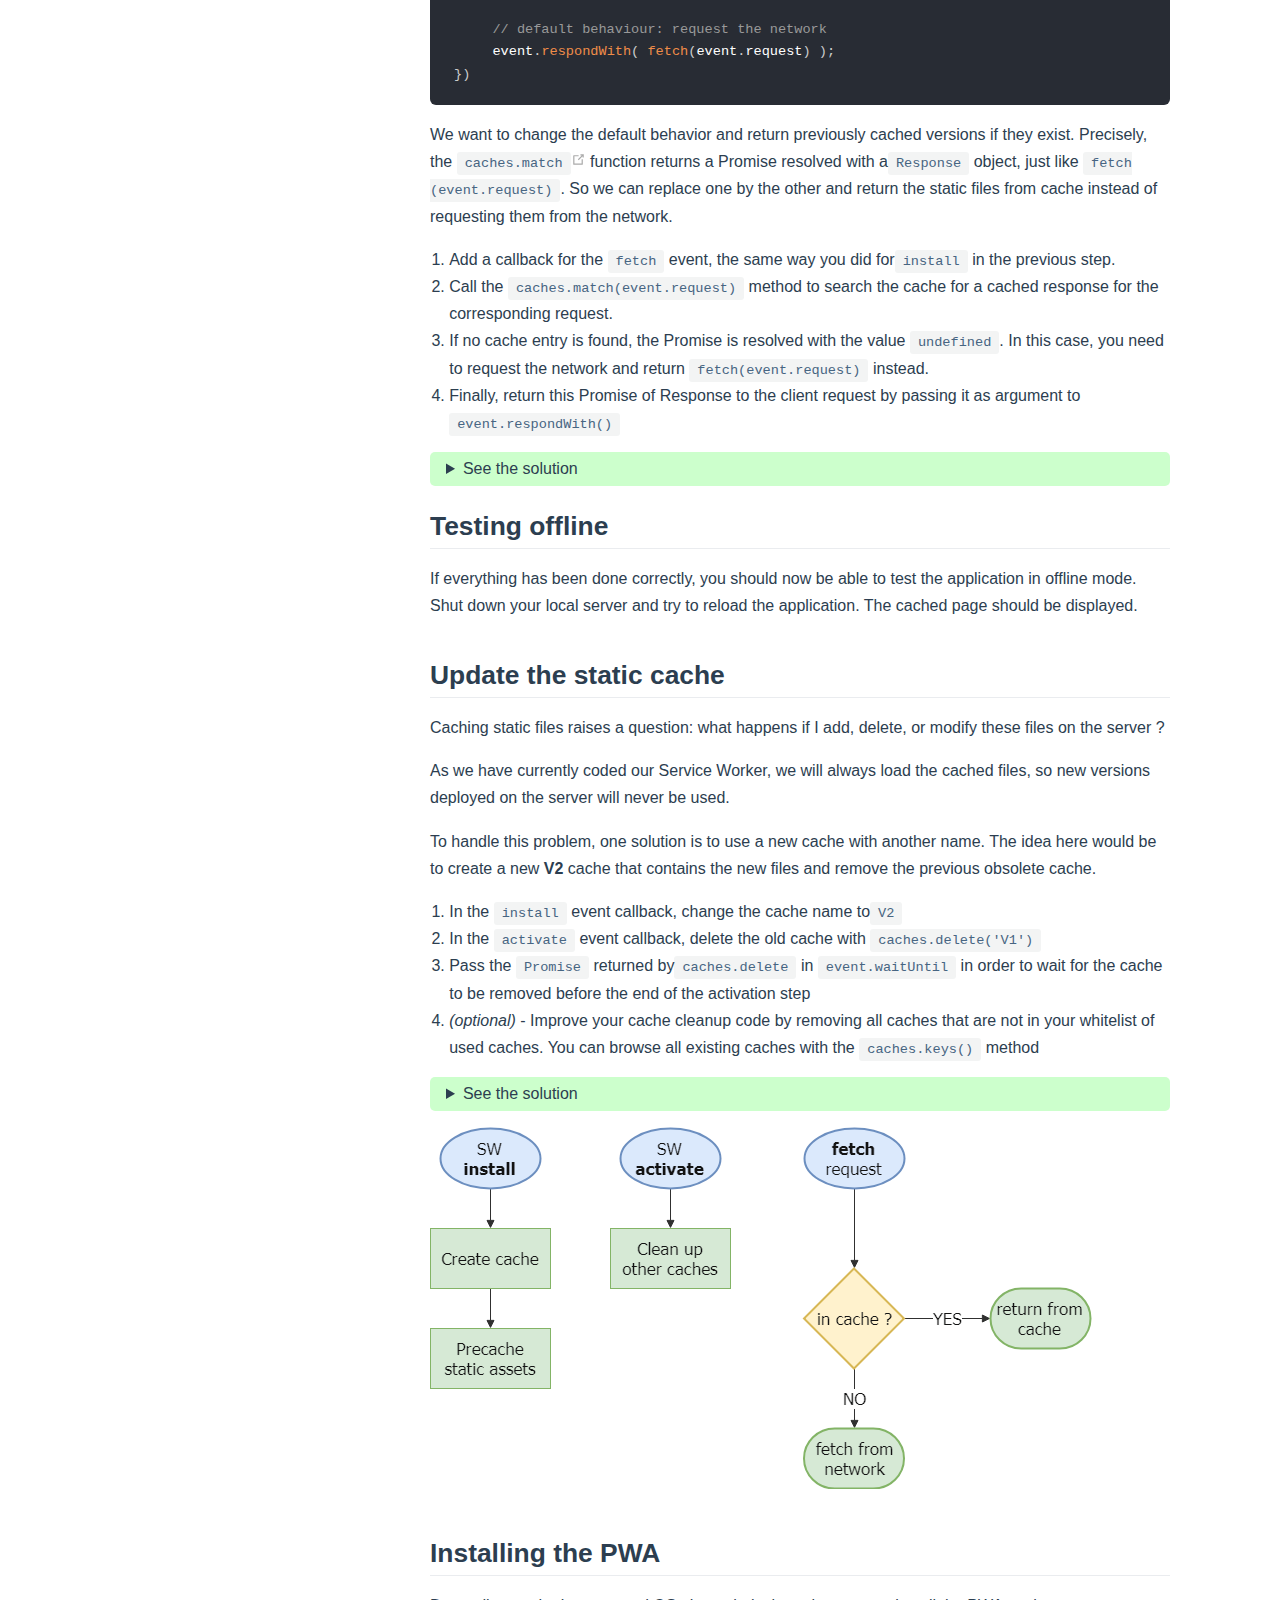
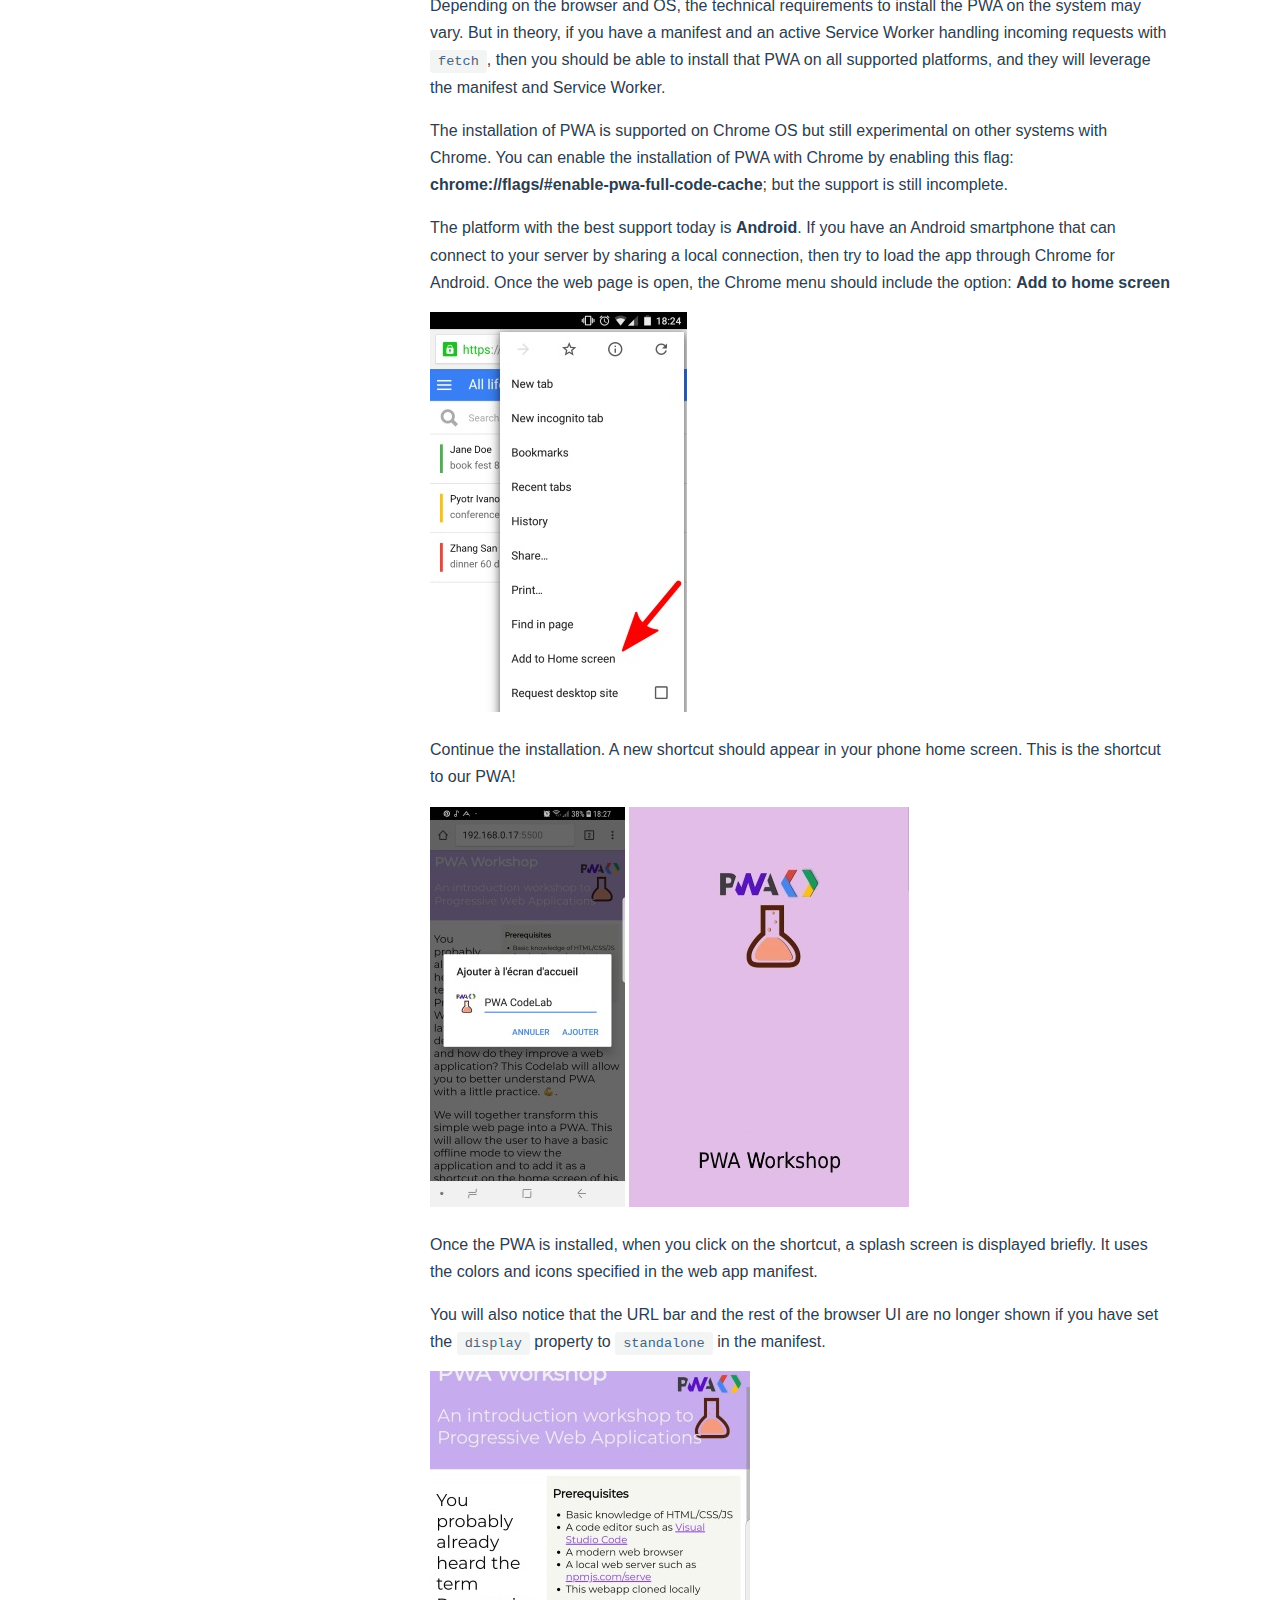
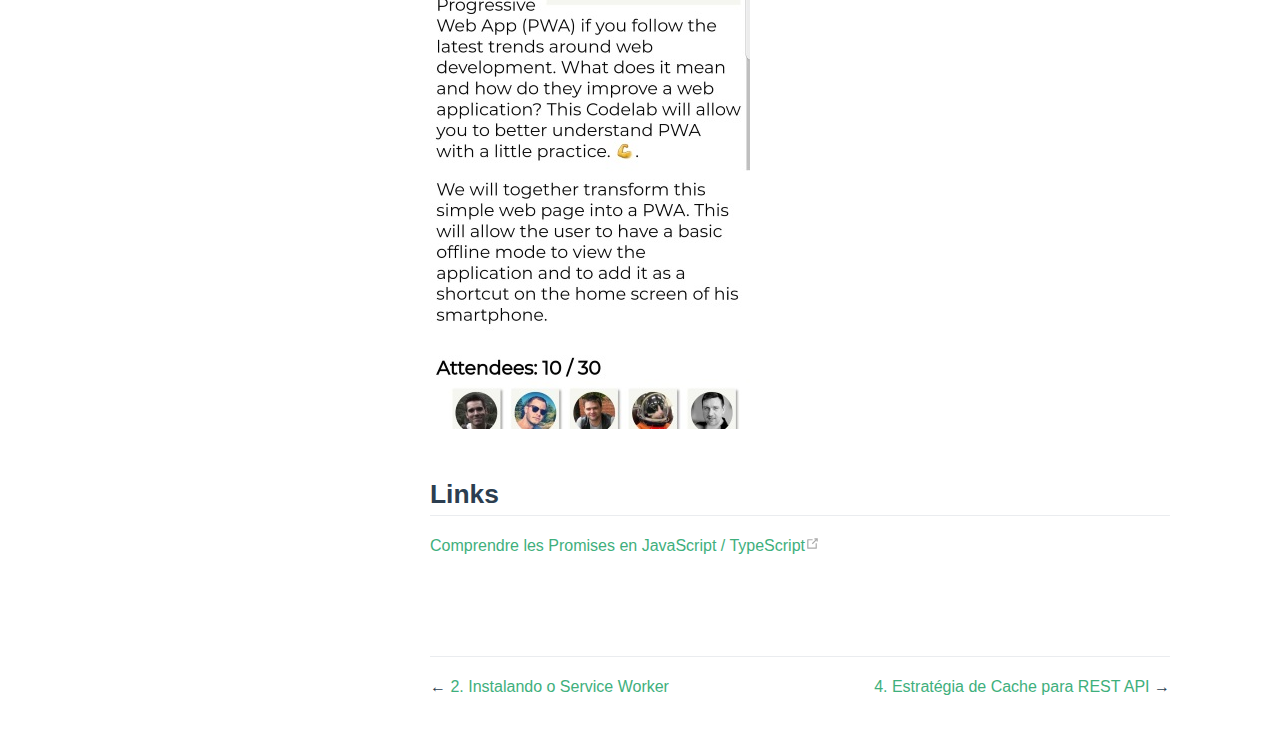
<file: 3-precaching/index.html>
<!DOCTYPE html>
<html lang="en">

<head>
  <meta charset="utf-8">
  <meta name="viewport" content="width=device-width,initial-scale=1">
  <title>3. Precaching and basic offline mode | PWA Workshop</title>
  <meta name="description" content="Introduction to Progressive Web Applications">
  <link rel="manifest" href="manifest.json">
  <meta name="mobile-web-app-capable" content="yes">
  <meta name="apple-mobile-web-app-capable" content="yes">
  <meta name="application-name" content="PWA Workshop Docs">
  <meta name="apple-mobile-web-app-title" content="PWA Workshop Docs">

  <link rel="preload" href="https://womakerscode.github.io/pwa-workshop/assets/assets/css/0.styles.29df42ad.css" as="style">
  <link rel="preload" href="https://womakerscode.github.io/pwa-workshop/assets/assets/js/app.27d2dbf1.js" as="script">
  <link rel="preload" href="https://womakerscode.github.io/pwa-workshop/assets/assets/js/3.f38c0f84.js" as="script">
  <link rel="preload" href="https://womakerscode.github.io/pwa-workshop/assets/js/8.da3dd183.js" as="script">
  <link rel="prefetch" href="https://womakerscode.github.io/pwa-workshop/assets/js/10.9725dfa9.js">
  <link rel="prefetch" href="https://womakerscode.github.io/pwa-workshop/assets/js/11.3ab35c1a.js">
  <link rel="prefetch" href="https://womakerscode.github.io/pwa-workshop/assets/js/12.1d8783c0.js">
  <link rel="prefetch" href="https://womakerscode.github.io/pwa-workshop/assets/js/13.12e452ca.js">
  <link rel="prefetch" href="https://womakerscode.github.io/pwa-workshop/assets/js/14.f551e499.js">
  <link rel="prefetch" href="https://womakerscode.github.io/pwa-workshop/assets/js/15.d183389d.js">
  <link rel="prefetch" href="https://womakerscode.github.io/pwa-workshop/assets/js/16.2bd9d4ec.js">
  <link rel="prefetch" href="https://womakerscode.github.io/pwa-workshop/assets/js/17.e0c70547.js">
  <link rel="prefetch" href="https://womakerscode.github.io/pwa-workshop/assets/js/18.1ac62902.js">
  <link rel="prefetch" href="https://womakerscode.github.io/pwa-workshop/assets/js/19.c1d9eee1.js">
  <link rel="prefetch" href="https://womakerscode.github.io/pwa-workshop/assets/js/2.23c6cee6.js">
  <link rel="prefetch" href="https://womakerscode.github.io/pwa-workshop/assets/js/20.16db73fe.js">
  <link rel="prefetch" href="https://womakerscode.github.io/pwa-workshop/assets/js/21.cd131399.js">
  <link rel="prefetch" href="https://womakerscode.github.io/pwa-workshop/assets/js/4.f0dfd132.js">
  <link rel="prefetch" href="https://womakerscode.github.io/pwa-workshop/assets/js/5.7c9ddfb1.js">
  <link rel="prefetch" href="https://womakerscode.github.io/pwa-workshop/assets/js/6.4db51655.js">
  <link rel="prefetch" href="https://womakerscode.github.io/pwa-workshop/assets/js/7.67599f73.js">
  <link rel="prefetch" href="https://womakerscode.github.io/pwa-workshop/assets/js/9.c634f727.js">
  <link rel="stylesheet" href="https://womakerscode.github.io/pwa-workshop/assets/css/0.styles.29df42ad.css">
</head>

<body>
  <div id="app" data-server-rendered="true">
    <div class="theme-container">
      <header class="navbar">
        <div class="sidebar-button"><svg xmlns="http://www.w3.org/2000/svg" aria-hidden="true" role="img"
            viewBox="0 0 448 512" class="icon">
            <path fill="currentColor"
              d="M436 124H12c-6.627 0-12-5.373-12-12V80c0-6.627 5.373-12 12-12h424c6.627 0 12 5.373 12 12v32c0 6.627-5.373 12-12 12zm0 160H12c-6.627 0-12-5.373-12-12v-32c0-6.627 5.373-12 12-12h424c6.627 0 12 5.373 12 12v32c0 6.627-5.373 12-12 12zm0 160H12c-6.627 0-12-5.373-12-12v-32c0-6.627 5.373-12 12-12h424c6.627 0 12 5.373 12 12v32c0 6.627-5.373 12-12 12z">
            </path>
          </svg></div> <a href="https://womakerscode.github.io/pwa-workshop/assets/"
          class="home-link router-link-exact-active router-link-active">
          <!----> <span class="site-name">PWA Workshop</span></a>

      </header>
      <div class="sidebar-mask"></div>
      <div class="sidebar">

        <ul class="sidebar-links">
          <li><a href="https://womakerscode.github.io/pwa-workshop/assets/" class="active sidebar-link">Introdução</a>
            <ul class="sidebar-sub-headers">
              <li class="sidebar-sub-header"><a href="https://womakerscode.github.io/pwa-workshop/assets/#requirements"
                  class="sidebar-link">Requisitos</a></li>
              <li class="sidebar-sub-header"><a href="https://womakerscode.github.io/pwa-workshop/assets/#preparation"
                  class="sidebar-link">Preparação</a></li>
              <li class="sidebar-sub-header"><a
                  href="https://womakerscode.github.io/pwa-workshop/assets/#steps-of-the-workshop" class="sidebar-link">Tutorial do Workshop</a></li>
            </ul>
          </li>
          <li><a href="https://womakerscode.github.io/pwa-workshop/assets/1-manifest/" class="sidebar-link">1. Adicionando
            o Manifesto</a></li>
          <li><a href="https://womakerscode.github.io/pwa-workshop/assets/2-service-worker/" class="sidebar-link">2. Instalando o
              Service Worker</a></li>
          <li><a href="https://womakerscode.github.io/pwa-workshop/assets/3-precaching/" class="sidebar-link">3. Precaching e modo offline básico
              </a></li>
          <li><a href="https://womakerscode.github.io/pwa-workshop/assets/4-api-cache/" class="sidebar-link">4. Estratégia de Cache para REST API</a></li>
          <li><a href="https://womakerscode.github.io/pwa-workshop/assets/5-background-sync/" class="sidebar-link">5.
              Background sync e notificações</a></li>
          <li><a href="https://womakerscode.github.io/pwa-workshop/assets/6-pwa-setup/" class="sidebar-link">6. Exibindo o botão de instalação</a></li>
          <li><a href="https://womakerscode.github.io/pwa-workshop/assets/finish.html" class="sidebar-link">Ir adiante</a>
          </li>
        </ul>
      </div>
      <div class="page">
        <div class="content">
          <h1 id="step-3-precaching-static-assets-for-a-basic-offline-mode"><a
              href="#step-3-precaching-static-assets-for-a-basic-offline-mode" aria-hidden="true"
              class="header-anchor">#</a> Step 3: Precaching static assets for a basic offline mode</h1>
          <p>We saw in the previous step two methods of the Service Worker life cycle: <code>install</code>
            and<code>activate</code>. In this part, we will continue our exploration of PWA by caching static files.</p>
          <h2 id="overview-of-promises-and-async-await"><a href="#overview-of-promises-and-async-await"
              aria-hidden="true" class="header-anchor">#</a> Overview of promises and async/await</h2>
          <p>Service worker APIs rely heavily on promises. Let's take a quick look on how they work.</p>
          <p><em>You can try the code in this section using node or an online editor such as <a
                href="https://repl.it/languages/nodejs" target="_blank" rel="noopener noreferrer">https://repl.it<svg
                  xmlns="http://www.w3.org/2000/svg" aria-hidden="true" x="0px" y="0px" viewBox="0 0 100 100" width="15"
                  height="15" class="icon outbound">
                  <path fill="currentColor"
                    d="M18.8,85.1h56l0,0c2.2,0,4-1.8,4-4v-32h-8v28h-48v-48h28v-8h-32l0,0c-2.2,0-4,1.8-4,4v56C14.8,83.3,16.6,85.1,18.8,85.1z">
                  </path>
                  <polygon fill="currentColor"
                    points="45.7,48.7 51.3,54.3 77.2,28.5 77.2,37.2 85.2,37.2 85.2,14.9 62.8,14.9 62.8,22.9 71.5,22.9">
                  </polygon>
                </svg></a></em></p>
          <p>Promises provide a way to transform an asynchronous function to an object which allows us to react when the
            function completes.
            The ES2015 allows to create promises using this constructor:</p>
          <div class="language-javascript extra-class">
            <pre class="language-javascript"><code><span class="token keyword">const</span> promise <span class="token operator">=</span> <span class="token keyword">new</span> <span class="token class-name">Promise</span><span class="token punctuation">(</span><span class="token punctuation">(</span><span class="token parameter">resolve<span class="token punctuation">,</span> reject</span><span class="token punctuation">)</span> <span class="token operator">=&gt;</span> <span class="token punctuation">{</span>
  <span class="token comment">// async function execution</span>
  <span class="token comment">// resolve is called on success</span>
  <span class="token comment">// reject is called on failure</span>
<span class="token punctuation">}</span><span class="token punctuation">)</span><span class="token punctuation">;</span>
</code></pre>
          </div>
          <p>We will not use this kind of constructor however because the Service worker APIs provide functions that
            return a promise, as illustrated by the following example:</p>
          <div class="language-javascript extra-class">
            <pre class="language-javascript"><code><span class="token keyword">function</span> <span class="token function">someAsyncServiceWorlerFunction</span><span class="token punctuation">(</span><span class="token punctuation">)</span><span class="token punctuation">{</span>
  <span class="token keyword">return</span> <span class="token keyword">new</span> <span class="token class-name">Promise</span><span class="token punctuation">(</span><span class="token punctuation">(</span><span class="token parameter">resolve<span class="token punctuation">,</span> reject</span><span class="token punctuation">)</span> <span class="token operator">=&gt;</span> <span class="token punctuation">{</span>
  <span class="token comment">// async function execution</span>
  <span class="token comment">// resolve is called on success</span>
  <span class="token comment">// reject is called on failure</span>
  <span class="token punctuation">}</span><span class="token punctuation">)</span><span class="token punctuation">;</span>
<span class="token punctuation">}</span>
<span class="token keyword">const</span> promise <span class="token operator">=</span> <span class="token function">someAsyncServiceWorlerFunction</span><span class="token punctuation">(</span><span class="token punctuation">)</span><span class="token punctuation">;</span>
</code></pre>
          </div>
          <p>Here is a more concrete example of a promise that generates a random number after a 1 second delay. It
            succeeds when the generated number is even and fails when the generated number is odd.</p>
          <div class="language-javascript extra-class">
            <pre class="language-javascript"><code><span class="token keyword">function</span> <span class="token function">generateRandomNumber</span><span class="token punctuation">(</span><span class="token punctuation">)</span> <span class="token punctuation">{</span>
    <span class="token keyword">return</span> <span class="token keyword">new</span> <span class="token class-name">Promise</span><span class="token punctuation">(</span><span class="token keyword">function</span><span class="token punctuation">(</span><span class="token parameter">resolve<span class="token punctuation">,</span> reject</span><span class="token punctuation">)</span> <span class="token punctuation">{</span>
        <span class="token function">setTimeout</span><span class="token punctuation">(</span><span class="token keyword">function</span> <span class="token punctuation">(</span><span class="token punctuation">)</span> <span class="token punctuation">{</span>
            <span class="token keyword">const</span> nb <span class="token operator">=</span> Math<span class="token punctuation">.</span><span class="token function">floor</span><span class="token punctuation">(</span>Math<span class="token punctuation">.</span><span class="token function">random</span><span class="token punctuation">(</span><span class="token punctuation">)</span> <span class="token operator">*</span> <span class="token number">10</span><span class="token punctuation">)</span><span class="token punctuation">;</span> <span class="token comment">// random number between 0 and 10</span>
            <span class="token keyword">if</span> <span class="token punctuation">(</span>nb <span class="token operator">%</span> <span class="token number">2</span> <span class="token operator">==</span> <span class="token number">0</span><span class="token punctuation">)</span> <span class="token punctuation">{</span>
                <span class="token function">resolve</span><span class="token punctuation">(</span>nb<span class="token punctuation">)</span><span class="token punctuation">;</span>
            <span class="token punctuation">}</span> <span class="token keyword">else</span> <span class="token punctuation">{</span>
                <span class="token function">reject</span><span class="token punctuation">(</span><span class="token punctuation">{</span>message<span class="token punctuation">:</span><span class="token string">&quot;odd number&quot;</span><span class="token punctuation">,</span> number<span class="token punctuation">:</span> nb<span class="token punctuation">}</span><span class="token punctuation">)</span><span class="token punctuation">;</span>
            <span class="token punctuation">}</span>
        <span class="token punctuation">}</span><span class="token punctuation">,</span> <span class="token number">1000</span><span class="token punctuation">)</span><span class="token punctuation">;</span>
    <span class="token punctuation">}</span><span class="token punctuation">)</span><span class="token punctuation">;</span>
<span class="token punctuation">}</span>
</code></pre>
          </div>
          <p>Once we create a promise object, it starts to execute asynchronously. We can use the <code>then()</code>
            and <code>reject()</code> functions to execute a function when the promises succeeds (it calls
            <code>resolve</code>) or fails (it calls <code>reject</code>).</p>
          <p>The following example illustrates how to handle the promise returned by the
            <code>generateRandomNumber()</code> function. <a href="https://repl.it/@yostane/promise01" target="_blank"
              rel="noopener noreferrer">Run online<svg xmlns="http://www.w3.org/2000/svg" aria-hidden="true" x="0px"
                y="0px" viewBox="0 0 100 100" width="15" height="15" class="icon outbound">
                <path fill="currentColor"
                  d="M18.8,85.1h56l0,0c2.2,0,4-1.8,4-4v-32h-8v28h-48v-48h28v-8h-32l0,0c-2.2,0-4,1.8-4,4v56C14.8,83.3,16.6,85.1,18.8,85.1z">
                </path>
                <polygon fill="currentColor"
                  points="45.7,48.7 51.3,54.3 77.2,28.5 77.2,37.2 85.2,37.2 85.2,14.9 62.8,14.9 62.8,22.9 71.5,22.9">
                </polygon>
              </svg></a></p>
          <div class="language-javascript extra-class">
            <pre class="language-javascript"><code><span class="token keyword">const</span> promise <span class="token operator">=</span> <span class="token function">generateRandomNumber</span><span class="token punctuation">(</span><span class="token punctuation">)</span><span class="token punctuation">;</span> <span class="token comment">// create a promise that generated a random number asynchronously</span>
promise<span class="token punctuation">.</span><span class="token function">then</span><span class="token punctuation">(</span><span class="token keyword">function</span> <span class="token punctuation">(</span><span class="token parameter">number</span><span class="token punctuation">)</span> <span class="token punctuation">{</span> <span class="token comment">// this function is called when the promise succeds</span>
    console<span class="token punctuation">.</span><span class="token function">log</span><span class="token punctuation">(</span>number<span class="token punctuation">)</span><span class="token punctuation">;</span>
<span class="token punctuation">}</span><span class="token punctuation">)</span><span class="token punctuation">.</span><span class="token function">catch</span><span class="token punctuation">(</span><span class="token keyword">function</span> <span class="token punctuation">(</span><span class="token parameter">error</span><span class="token punctuation">)</span> <span class="token punctuation">{</span> <span class="token comment">// this function is called when the promise fails</span>
    console<span class="token punctuation">.</span><span class="token function">error</span><span class="token punctuation">(</span>error<span class="token punctuation">)</span><span class="token punctuation">;</span>
<span class="token punctuation">}</span><span class="token punctuation">)</span><span class="token punctuation">;</span>
console<span class="token punctuation">.</span><span class="token function">log</span><span class="token punctuation">(</span><span class="token string">&quot;Promise example&quot;</span><span class="token punctuation">)</span><span class="token punctuation">;</span> <span class="token comment">// this message is shows first because the promise is async</span>
</code></pre>
          </div>
          <p>We can abbreviate the promise call by extracting the <code>then</code> and <code>catch</code> handlers as
            functions. <a href="https://repl.it/@yostane/promise02" target="_blank" rel="noopener noreferrer">Run
              online<svg xmlns="http://www.w3.org/2000/svg" aria-hidden="true" x="0px" y="0px" viewBox="0 0 100 100"
                width="15" height="15" class="icon outbound">
                <path fill="currentColor"
                  d="M18.8,85.1h56l0,0c2.2,0,4-1.8,4-4v-32h-8v28h-48v-48h28v-8h-32l0,0c-2.2,0-4,1.8-4,4v56C14.8,83.3,16.6,85.1,18.8,85.1z">
                </path>
                <polygon fill="currentColor"
                  points="45.7,48.7 51.3,54.3 77.2,28.5 77.2,37.2 85.2,37.2 85.2,14.9 62.8,14.9 62.8,22.9 71.5,22.9">
                </polygon>
              </svg></a></p>
          <div class="language-javascript extra-class">
            <pre class="language-javascript"><code><span class="token keyword">function</span> <span class="token function">handleSuccess</span><span class="token punctuation">(</span><span class="token parameter">number</span><span class="token punctuation">)</span> <span class="token punctuation">{</span>
    console<span class="token punctuation">.</span><span class="token function">log</span><span class="token punctuation">(</span>number<span class="token punctuation">)</span><span class="token punctuation">;</span>
<span class="token punctuation">}</span>
<span class="token keyword">function</span> <span class="token function">handleFailure</span><span class="token punctuation">(</span><span class="token parameter">message</span><span class="token punctuation">)</span> <span class="token punctuation">{</span>
    console<span class="token punctuation">.</span><span class="token function">error</span><span class="token punctuation">(</span>message<span class="token punctuation">)</span><span class="token punctuation">;</span>
<span class="token punctuation">}</span>
<span class="token function">generateRandomNumber</span><span class="token punctuation">(</span><span class="token punctuation">)</span><span class="token punctuation">.</span><span class="token function">then</span><span class="token punctuation">(</span>handleSuccess<span class="token punctuation">)</span><span class="token punctuation">.</span><span class="token function">catch</span><span class="token punctuation">(</span>handleFailure<span class="token punctuation">)</span><span class="token punctuation">;</span>
console<span class="token punctuation">.</span><span class="token function">log</span><span class="token punctuation">(</span><span class="token string">&quot;Promise example&quot;</span><span class="token punctuation">)</span><span class="token punctuation">;</span> <span class="token comment">// this message is shows first because the promise is async</span>
</code></pre>
          </div>
          <p>Promises can be easily chained. The following example generates a new random number asynchronously after
            the first one has been generated and printed. <a href="https://repl.it/@yostane/promise03" target="_blank"
              rel="noopener noreferrer">Run online<svg xmlns="http://www.w3.org/2000/svg" aria-hidden="true" x="0px"
                y="0px" viewBox="0 0 100 100" width="15" height="15" class="icon outbound">
                <path fill="currentColor"
                  d="M18.8,85.1h56l0,0c2.2,0,4-1.8,4-4v-32h-8v28h-48v-48h28v-8h-32l0,0c-2.2,0-4,1.8-4,4v56C14.8,83.3,16.6,85.1,18.8,85.1z">
                </path>
                <polygon fill="currentColor"
                  points="45.7,48.7 51.3,54.3 77.2,28.5 77.2,37.2 85.2,37.2 85.2,14.9 62.8,14.9 62.8,22.9 71.5,22.9">
                </polygon>
              </svg></a></p>
          <div class="language-javascript extra-class">
            <pre class="language-javascript"><code><span class="token keyword">function</span> <span class="token function">handleSuccess</span><span class="token punctuation">(</span><span class="token parameter">number</span><span class="token punctuation">)</span> <span class="token punctuation">{</span>
    console<span class="token punctuation">.</span><span class="token function">log</span><span class="token punctuation">(</span>number<span class="token punctuation">)</span><span class="token punctuation">;</span>
<span class="token punctuation">}</span>
<span class="token keyword">function</span> <span class="token function">handleFailure</span><span class="token punctuation">(</span><span class="token parameter">message</span><span class="token punctuation">)</span> <span class="token punctuation">{</span>
    console<span class="token punctuation">.</span><span class="token function">error</span><span class="token punctuation">(</span>message<span class="token punctuation">)</span><span class="token punctuation">;</span>
<span class="token punctuation">}</span>
<span class="token function">generateRandomNumber</span><span class="token punctuation">(</span><span class="token punctuation">)</span><span class="token punctuation">.</span><span class="token function">then</span><span class="token punctuation">(</span>handleSuccess<span class="token punctuation">)</span>
  <span class="token punctuation">.</span><span class="token function">then</span><span class="token punctuation">(</span>generateRandomNumber<span class="token punctuation">)</span><span class="token punctuation">.</span><span class="token function">then</span><span class="token punctuation">(</span>handleSuccess<span class="token punctuation">)</span> <span class="token comment">// chain a second promise and handle is result</span>
  <span class="token punctuation">.</span><span class="token function">catch</span><span class="token punctuation">(</span>handleFailure<span class="token punctuation">)</span><span class="token punctuation">;</span> <span class="token comment">// if any of the prevous calls fails, catch is called</span>
console<span class="token punctuation">.</span><span class="token function">log</span><span class="token punctuation">(</span><span class="token string">&quot;Promise example&quot;</span><span class="token punctuation">)</span><span class="token punctuation">;</span> <span class="token comment">// this message is shows first because the promise is async</span>
</code></pre>
          </div>
          <p>There is alternative way for calling and chaining promises. Instead of calling the <code>then</code>
            function and pass it another function that processes the result. We can retrieve the result when it becomes
            is available without passing function. This is called awaiting the result and uses the
            <code>async/await</code> keywords. With this method, the catch method is replaced by a
            <code>try/catch</code> block.</p>
          <p>The following code snippet transforms the last example to use <code>async/await</code>. <a
              href="https://repl.it/@yostane/promise04" target="_blank" rel="noopener noreferrer">Run online<svg
                xmlns="http://www.w3.org/2000/svg" aria-hidden="true" x="0px" y="0px" viewBox="0 0 100 100" width="15"
                height="15" class="icon outbound">
                <path fill="currentColor"
                  d="M18.8,85.1h56l0,0c2.2,0,4-1.8,4-4v-32h-8v28h-48v-48h28v-8h-32l0,0c-2.2,0-4,1.8-4,4v56C14.8,83.3,16.6,85.1,18.8,85.1z">
                </path>
                <polygon fill="currentColor"
                  points="45.7,48.7 51.3,54.3 77.2,28.5 77.2,37.2 85.2,37.2 85.2,14.9 62.8,14.9 62.8,22.9 71.5,22.9">
                </polygon>
              </svg></a></p>
          <div class="language-javascript extra-class">
            <pre class="language-javascript"><code><span class="token comment">// If we want to use await, we must be place the code in async function</span>
<span class="token comment">// More reading https://github.com/tc39/proposal-top-level-await, https://gist.github.com/Rich-Harris/0b6f317657f5167663b493c722647221</span>
<span class="token keyword">async</span> <span class="token keyword">function</span> <span class="token function">mainAsync</span><span class="token punctuation">(</span><span class="token punctuation">)</span><span class="token punctuation">{</span>
    <span class="token keyword">try</span><span class="token punctuation">{</span>
        <span class="token keyword">const</span> nb1 <span class="token operator">=</span> <span class="token keyword">await</span> <span class="token function">generateRandomNumberAsync</span><span class="token punctuation">(</span><span class="token punctuation">)</span><span class="token punctuation">;</span> <span class="token comment">// create the promise and wait for its result (the parameter passed to resolve) asynchrnously without blocking the javascirpt thread</span>
        console<span class="token punctuation">.</span><span class="token function">log</span><span class="token punctuation">(</span>nb1<span class="token punctuation">)</span><span class="token punctuation">;</span> <span class="token comment">// nb1 is not the promise but rather its result in case of success (the parameter passed to resolve)</span>
        <span class="token keyword">const</span> nb2 <span class="token operator">=</span> <span class="token keyword">await</span> <span class="token function">generateRandomNumberAsync</span><span class="token punctuation">(</span><span class="token punctuation">)</span><span class="token punctuation">;</span> <span class="token comment">// create the promise and wait for its result (the parameter passed to resolve) asynchrnously without blocking the javascirpt thread</span>
        console<span class="token punctuation">.</span><span class="token function">log</span><span class="token punctuation">(</span>nb2<span class="token punctuation">)</span><span class="token punctuation">;</span>
    <span class="token punctuation">}</span><span class="token keyword">catch</span><span class="token punctuation">(</span>error<span class="token punctuation">)</span><span class="token punctuation">{</span> <span class="token comment">// this catch block is executed if any promise fails</span>
        console<span class="token punctuation">.</span><span class="token function">error</span><span class="token punctuation">(</span>error<span class="token punctuation">)</span><span class="token punctuation">;</span> <span class="token comment">// The error object is the value passed to reject</span>
    <span class="token punctuation">}</span>
<span class="token punctuation">}</span>
<span class="token function">mainAsync</span><span class="token punctuation">(</span><span class="token punctuation">)</span><span class="token punctuation">;</span> <span class="token comment">// call the function that runs async code</span>
console<span class="token punctuation">.</span><span class="token function">log</span><span class="token punctuation">(</span><span class="token string">&quot;Promise example with async / await&quot;</span><span class="token punctuation">)</span><span class="token punctuation">;</span>
</code></pre>
          </div>
          <p>This concludes this overview about promises and async/await.
            With this knowledge acquired, we can use the caching APIs of the service worker more serenely.</p>
          <p><em>If you still feel uncomfortable with promises, here are some exercices: <a
                href="https://github.com/asakusuma/promise-workshop" target="_blank" rel="noopener noreferrer">set 1<svg
                  xmlns="http://www.w3.org/2000/svg" aria-hidden="true" x="0px" y="0px" viewBox="0 0 100 100" width="15"
                  height="15" class="icon outbound">
                  <path fill="currentColor"
                    d="M18.8,85.1h56l0,0c2.2,0,4-1.8,4-4v-32h-8v28h-48v-48h28v-8h-32l0,0c-2.2,0-4,1.8-4,4v56C14.8,83.3,16.6,85.1,18.8,85.1z">
                  </path>
                  <polygon fill="currentColor"
                    points="45.7,48.7 51.3,54.3 77.2,28.5 77.2,37.2 85.2,37.2 85.2,14.9 62.8,14.9 62.8,22.9 71.5,22.9">
                  </polygon>
                </svg></a>, <a href="https://repl.it/@AdamCahan/Promise-practice-exercises" target="_blank"
                rel="noopener noreferrer">set 2<svg xmlns="http://www.w3.org/2000/svg" aria-hidden="true" x="0px"
                  y="0px" viewBox="0 0 100 100" width="15" height="15" class="icon outbound">
                  <path fill="currentColor"
                    d="M18.8,85.1h56l0,0c2.2,0,4-1.8,4-4v-32h-8v28h-48v-48h28v-8h-32l0,0c-2.2,0-4,1.8-4,4v56C14.8,83.3,16.6,85.1,18.8,85.1z">
                  </path>
                  <polygon fill="currentColor"
                    points="45.7,48.7 51.3,54.3 77.2,28.5 77.2,37.2 85.2,37.2 85.2,14.9 62.8,14.9 62.8,22.9 71.5,22.9">
                  </polygon>
                </svg></a>, <a href="https://developers.google.com/web/ilt/pwa/lab-promises" target="_blank"
                rel="noopener noreferrer">set 3<svg xmlns="http://www.w3.org/2000/svg" aria-hidden="true" x="0px"
                  y="0px" viewBox="0 0 100 100" width="15" height="15" class="icon outbound">
                  <path fill="currentColor"
                    d="M18.8,85.1h56l0,0c2.2,0,4-1.8,4-4v-32h-8v28h-48v-48h28v-8h-32l0,0c-2.2,0-4,1.8-4,4v56C14.8,83.3,16.6,85.1,18.8,85.1z">
                  </path>
                  <polygon fill="currentColor"
                    points="45.7,48.7 51.3,54.3 77.2,28.5 77.2,37.2 85.2,37.2 85.2,14.9 62.8,14.9 62.8,22.9 71.5,22.9">
                  </polygon>
                </svg></a></em></p>
          <h2 id="exploring-caching-apis"><a href="#exploring-caching-apis" aria-hidden="true"
              class="header-anchor">#</a> Exploring caching APIs</h2>
          <p>Of the <a href="https://developer.mozilla.org/en-US/docs/Web/API/Service_Worker_API" target="_blank"
              rel="noopener noreferrer">APIs that the Service Worker has access to<svg
                xmlns="http://www.w3.org/2000/svg" aria-hidden="true" x="0px" y="0px" viewBox="0 0 100 100" width="15"
                height="15" class="icon outbound">
                <path fill="currentColor"
                  d="M18.8,85.1h56l0,0c2.2,0,4-1.8,4-4v-32h-8v28h-48v-48h28v-8h-32l0,0c-2.2,0-4,1.8-4,4v56C14.8,83.3,16.6,85.1,18.8,85.1z">
                </path>
                <polygon fill="currentColor"
                  points="45.7,48.7 51.3,54.3 77.2,28.5 77.2,37.2 85.2,37.2 85.2,14.9 62.8,14.9 62.8,22.9 71.5,22.9">
                </polygon>
              </svg></a>, the one we are interested in is <a
              href="https://developer.mozilla.org/en-US/docs/Web/API/Cache" target="_blank"
              rel="noopener noreferrer">Cache API<svg xmlns="http://www.w3.org/2000/svg" aria-hidden="true" x="0px"
                y="0px" viewBox="0 0 100 100" width="15" height="15" class="icon outbound">
                <path fill="currentColor"
                  d="M18.8,85.1h56l0,0c2.2,0,4-1.8,4-4v-32h-8v28h-48v-48h28v-8h-32l0,0c-2.2,0-4,1.8-4,4v56C14.8,83.3,16.6,85.1,18.8,85.1z">
                </path>
                <polygon fill="currentColor"
                  points="45.7,48.7 51.3,54.3 77.2,28.5 77.2,37.2 85.2,37.2 85.2,14.9 62.8,14.9 62.8,22.9 71.5,22.9">
                </polygon>
              </svg></a>. Indeed, it makes it possible to put in a persistent cache the requests/responses pairs with
            the method <code>cache.put(request, response)</code>. It is also possible to pass one or more URLs as
            arguments to the <code>cache.add</code> and <code>cache.addAll</code> methods; they will be requested and
            the network response will be added to the cache. You can also delete cache entries with the
            <code>cache.delete</code> method.</p>
          <p>The different caches are accessible through the <code>caches</code> variable from the Service Worker. It is
            the <a href="https://developer.mozilla.org/en-US/docs/Web/API/CacheStorage" target="_blank"
              rel="noopener noreferrer">CacheStorage API<svg xmlns="http://www.w3.org/2000/svg" aria-hidden="true"
                x="0px" y="0px" viewBox="0 0 100 100" width="15" height="15" class="icon outbound">
                <path fill="currentColor"
                  d="M18.8,85.1h56l0,0c2.2,0,4-1.8,4-4v-32h-8v28h-48v-48h28v-8h-32l0,0c-2.2,0-4,1.8-4,4v56C14.8,83.3,16.6,85.1,18.8,85.1z">
                </path>
                <polygon fill="currentColor"
                  points="45.7,48.7 51.3,54.3 77.2,28.5 77.2,37.2 85.2,37.2 85.2,14.9 62.8,14.9 62.8,22.9 71.5,22.9">
                </polygon>
              </svg></a> which allows, among other things, to create / retrieve a cache object or to delete one with the
            <code>caches.open</code> and <code>caches.delete</code> functions.</p>
          <p>Finally, another interesting method of the cache is <code>match</code>: it checks in all <code>Cache</code>
            objects managed by the <code>CacheStorage</code> if a request is identical to that passed in parameter. If
            so, it returns a Promise resolved with the cached response.</p>
          <h2 id="adding-static-files-to-the-cache"><a href="#adding-static-files-to-the-cache" aria-hidden="true"
              class="header-anchor">#</a> Adding static files to the cache</h2>
          <p>We will cache the essential static files of the application as soon as possible. The best timing to do this
            is when the <code>install</code> event is triggered, because it is only called once at Service Worker
            installation. This is called <em>precaching</em>.</p>
          <ol>
            <li>Go to <code>sw.js</code> in the <code>install</code> event callback as seen in step 2.</li>
            <li>Open the cache with <a href="https://developer.mozilla.org/en-US/docs/Web/API/CacheStorage/open"
                target="_blank" rel="noopener noreferrer"><code>caches.open('V1')</code><svg
                  xmlns="http://www.w3.org/2000/svg" aria-hidden="true" x="0px" y="0px" viewBox="0 0 100 100" width="15"
                  height="15" class="icon outbound">
                  <path fill="currentColor"
                    d="M18.8,85.1h56l0,0c2.2,0,4-1.8,4-4v-32h-8v28h-48v-48h28v-8h-32l0,0c-2.2,0-4,1.8-4,4v56C14.8,83.3,16.6,85.1,18.8,85.1z">
                  </path>
                  <polygon fill="currentColor"
                    points="45.7,48.7 51.3,54.3 77.2,28.5 77.2,37.2 85.2,37.2 85.2,14.9 62.8,14.9 62.8,22.9 71.5,22.9">
                  </polygon>
                </svg></a>, which returns a Promise resolved with the <code>cache</code> object. The version number in
              the cache name will be useful for future updates.</li>
            <li>Once the cache is open, add to the cache with <a
                href="https://developer.mozilla.org/en-US/docs/Web/API/Cache/addAll" target="_blank"
                rel="noopener noreferrer"><code>cache.addAll(['url1', 'url2', ...])</code><svg
                  xmlns="http://www.w3.org/2000/svg" aria-hidden="true" x="0px" y="0px" viewBox="0 0 100 100" width="15"
                  height="15" class="icon outbound">
                  <path fill="currentColor"
                    d="M18.8,85.1h56l0,0c2.2,0,4-1.8,4-4v-32h-8v28h-48v-48h28v-8h-32l0,0c-2.2,0-4,1.8-4,4v56C14.8,83.3,16.6,85.1,18.8,85.1z">
                  </path>
                  <polygon fill="currentColor"
                    points="45.7,48.7 51.3,54.3 77.2,28.5 77.2,37.2 85.2,37.2 85.2,14.9 62.8,14.9 62.8,22.9 71.5,22.9">
                  </polygon>
                </svg></a>. the URLs to the essential static files of our application: the root HTML page, the
              <code>styles.css</code> file and the<code>scripts.js</code> file.</li>
            <li>In order for the Service Worker to activate after precaching is complete, pass the <code>Promise</code>
              returned by <code>cache.addAll</code> as an argument to <a
                href="https://developer.mozilla.org/en-US/docs/Web/API/ExtendableEvent/waitUntil" target="_blank"
                rel="noopener noreferrer"><code>event.waitUntil ()</code><svg xmlns="http://www.w3.org/2000/svg"
                  aria-hidden="true" x="0px" y="0px" viewBox="0 0 100 100" width="15" height="15" class="icon outbound">
                  <path fill="currentColor"
                    d="M18.8,85.1h56l0,0c2.2,0,4-1.8,4-4v-32h-8v28h-48v-48h28v-8h-32l0,0c-2.2,0-4,1.8-4,4v56C14.8,83.3,16.6,85.1,18.8,85.1z">
                  </path>
                  <polygon fill="currentColor"
                    points="45.7,48.7 51.3,54.3 77.2,28.5 77.2,37.2 85.2,37.2 85.2,14.9 62.8,14.9 62.8,22.9 71.5,22.9">
                  </polygon>
                </svg></a>, <code>event</code> being the installation event.</li>
          </ol>
          <details class="hidden" data-v-1bf9d1e0>
            <summary data-v-1bf9d1e0>See the solution</summary>
            <div class="language-js extra-class" data-v-1bf9d1e0>
              <pre class="language-js" data-v-1bf9d1e0><code data-v-1bf9d1e0><span class="token keyword" data-v-1bf9d1e0>const</span> <span class="token constant" data-v-1bf9d1e0>CACHE_NAME</span> <span class="token operator" data-v-1bf9d1e0>=</span> <span class="token string" data-v-1bf9d1e0>'V1'</span><span class="token punctuation" data-v-1bf9d1e0>;</span>
<span class="token keyword" data-v-1bf9d1e0>const</span> <span class="token constant" data-v-1bf9d1e0>STATIC_CACHE_URLS</span> <span class="token operator" data-v-1bf9d1e0>=</span> <span class="token punctuation" data-v-1bf9d1e0>[</span><span class="token string" data-v-1bf9d1e0>'/'</span><span class="token punctuation" data-v-1bf9d1e0>,</span> <span class="token string" data-v-1bf9d1e0>'styles.css'</span><span class="token punctuation" data-v-1bf9d1e0>,</span> <span class="token string" data-v-1bf9d1e0>'scripts.js'</span><span class="token punctuation" data-v-1bf9d1e0>]</span><span class="token punctuation" data-v-1bf9d1e0>;</span>

self<span class="token punctuation" data-v-1bf9d1e0>.</span><span class="token function" data-v-1bf9d1e0>addEventListener</span><span class="token punctuation" data-v-1bf9d1e0>(</span><span class="token string" data-v-1bf9d1e0>'install'</span><span class="token punctuation" data-v-1bf9d1e0>,</span> <span class="token parameter" data-v-1bf9d1e0>event</span> <span class="token operator" data-v-1bf9d1e0>=&gt;</span> <span class="token punctuation" data-v-1bf9d1e0>{</span>
  console<span class="token punctuation" data-v-1bf9d1e0>.</span><span class="token function" data-v-1bf9d1e0>log</span><span class="token punctuation" data-v-1bf9d1e0>(</span><span class="token string" data-v-1bf9d1e0>'Service Worker installing.'</span><span class="token punctuation" data-v-1bf9d1e0>)</span><span class="token punctuation" data-v-1bf9d1e0>;</span>
  event<span class="token punctuation" data-v-1bf9d1e0>.</span><span class="token function" data-v-1bf9d1e0>waitUntil</span><span class="token punctuation" data-v-1bf9d1e0>(</span>
    caches<span class="token punctuation" data-v-1bf9d1e0>.</span><span class="token function" data-v-1bf9d1e0>open</span><span class="token punctuation" data-v-1bf9d1e0>(</span><span class="token constant" data-v-1bf9d1e0>CACHE_NAME</span><span class="token punctuation" data-v-1bf9d1e0>)</span>
    <span class="token punctuation" data-v-1bf9d1e0>.</span><span class="token function" data-v-1bf9d1e0>then</span><span class="token punctuation" data-v-1bf9d1e0>(</span><span class="token parameter" data-v-1bf9d1e0>cache</span> <span class="token operator" data-v-1bf9d1e0>=&gt;</span> cache<span class="token punctuation" data-v-1bf9d1e0>.</span><span class="token function" data-v-1bf9d1e0>addAll</span><span class="token punctuation" data-v-1bf9d1e0>(</span><span class="token constant" data-v-1bf9d1e0>STATIC_CACHE_URLS</span><span class="token punctuation" data-v-1bf9d1e0>)</span><span class="token punctuation" data-v-1bf9d1e0>)</span>  
  <span class="token punctuation" data-v-1bf9d1e0>)</span>
<span class="token punctuation" data-v-1bf9d1e0>}</span><span class="token punctuation" data-v-1bf9d1e0>)</span><span class="token punctuation" data-v-1bf9d1e0>;</span>
</code></pre>
            </div>
          </details>
          <p>Reload the page and the Service Worker, making sure that the new version of the Service Worker replaces the
            old one as seen in step 2. We can then check that the files are added to the cache by looking at the
            <em>Cache Storage section</em> in the <em>Application</em> tab of Chrome Developer Tools.</p>
          <p><img src="https://womakerscode.github.io/pwa-workshop/assets/img/cache_storage.04f1ba9e.png" alt="Cache storage">
          </p>
          <h2 id="response-with-cache-in-priority"><a href="#response-with-cache-in-priority" aria-hidden="true"
              class="header-anchor">#</a> Response with cache in priority</h2>
          <p>Now that the files are cached, we have to indicate to use their cached version when the browser requests
            them. To do this, we will use the <code>fetch</code> event. The latter intercepts all requests made by
            clients who have installed the Service Worker. You can then return a custom response with
            <code>event.respondWith</code>, where <code>event</code> is the <a
              href="https://developer.mozilla.org/en-US/docs/Web/API/FetchEvent" target="_blank"
              rel="noopener noreferrer">FetchEvent<svg xmlns="http://www.w3.org/2000/svg" aria-hidden="true" x="0px"
                y="0px" viewBox="0 0 100 100" width="15" height="15" class="icon outbound">
                <path fill="currentColor"
                  d="M18.8,85.1h56l0,0c2.2,0,4-1.8,4-4v-32h-8v28h-48v-48h28v-8h-32l0,0c-2.2,0-4,1.8-4,4v56C14.8,83.3,16.6,85.1,18.8,85.1z">
                </path>
                <polygon fill="currentColor"
                  points="45.7,48.7 51.3,54.3 77.2,28.5 77.2,37.2 85.2,37.2 85.2,14.9 62.8,14.9 62.8,22.9 71.5,22.9">
                </polygon>
              </svg></a>. The <a href="https://developer.mozilla.org/en-US/docs/Web/API/FetchEvent/respondWith"
              target="_blank" rel="noopener noreferrer"><code>event.respondWith</code><svg
                xmlns="http://www.w3.org/2000/svg" aria-hidden="true" x="0px" y="0px" viewBox="0 0 100 100" width="15"
                height="15" class="icon outbound">
                <path fill="currentColor"
                  d="M18.8,85.1h56l0,0c2.2,0,4-1.8,4-4v-32h-8v28h-48v-48h28v-8h-32l0,0c-2.2,0-4,1.8-4,4v56C14.8,83.3,16.6,85.1,18.8,85.1z">
                </path>
                <polygon fill="currentColor"
                  points="45.7,48.7 51.3,54.3 77.2,28.5 77.2,37.2 85.2,37.2 85.2,14.9 62.8,14.9 62.8,22.9 71.5,22.9">
                </polygon>
              </svg></a> function takes as a single argument a Promise that must be resolved with the response to
            return.</p>
          <div class="language-js extra-class">
            <pre class="language-js"><code>self<span class="token punctuation">.</span><span class="token function">addEventListener</span><span class="token punctuation">(</span><span class="token string">'fetch'</span><span class="token punctuation">,</span> <span class="token parameter">event</span> <span class="token operator">=&gt;</span> <span class="token punctuation">{</span>
	console<span class="token punctuation">.</span><span class="token function">log</span><span class="token punctuation">(</span><span class="token template-string"><span class="token string">`Request of </span><span class="token interpolation"><span class="token interpolation-punctuation punctuation">${</span>event<span class="token punctuation">.</span>request<span class="token punctuation">.</span>url<span class="token interpolation-punctuation punctuation">}</span></span><span class="token string">`</span></span><span class="token punctuation">)</span><span class="token punctuation">;</span>

	<span class="token comment">// default behaviour: request the network</span>
	event<span class="token punctuation">.</span><span class="token function">respondWith</span><span class="token punctuation">(</span> <span class="token function">fetch</span><span class="token punctuation">(</span>event<span class="token punctuation">.</span>request<span class="token punctuation">)</span> <span class="token punctuation">)</span><span class="token punctuation">;</span>
<span class="token punctuation">}</span><span class="token punctuation">)</span>
</code></pre>
          </div>
          <p>We want to change the default behavior and return previously cached versions if they exist. Precisely, the
            <a href="https://developer.mozilla.org/en-US/docs/Web/API/CacheStorage/match" target="_blank"
              rel="noopener noreferrer"><code>caches.match</code><svg xmlns="http://www.w3.org/2000/svg"
                aria-hidden="true" x="0px" y="0px" viewBox="0 0 100 100" width="15" height="15" class="icon outbound">
                <path fill="currentColor"
                  d="M18.8,85.1h56l0,0c2.2,0,4-1.8,4-4v-32h-8v28h-48v-48h28v-8h-32l0,0c-2.2,0-4,1.8-4,4v56C14.8,83.3,16.6,85.1,18.8,85.1z">
                </path>
                <polygon fill="currentColor"
                  points="45.7,48.7 51.3,54.3 77.2,28.5 77.2,37.2 85.2,37.2 85.2,14.9 62.8,14.9 62.8,22.9 71.5,22.9">
                </polygon>
              </svg></a> function returns a Promise resolved with a<code>Response</code> object, just like <code>fetch
              (event.request)</code>. So we can replace one by the other and return the static files from cache instead
            of requesting them from the network.</p>
          <ol>
            <li>Add a callback for the <code>fetch</code> event, the same way you did for<code>install</code> in the
              previous step.</li>
            <li>Call the <code>caches.match(event.request)</code> method to search the cache for a cached response for
              the corresponding request.</li>
            <li>If no cache entry is found, the Promise is resolved with the value <code>undefined</code>. In this case,
              you need to request the network and return <code>fetch(event.request)</code> instead.</li>
            <li>Finally, return this Promise of Response to the client request by passing it as argument to
              <code>event.respondWith()</code></li>
          </ol>
          <details class="hidden" data-v-1bf9d1e0>
            <summary data-v-1bf9d1e0>See the solution</summary>
            <div class="language-js extra-class" data-v-1bf9d1e0>
              <pre class="language-js" data-v-1bf9d1e0><code data-v-1bf9d1e0>self<span class="token punctuation" data-v-1bf9d1e0>.</span><span class="token function" data-v-1bf9d1e0>addEventListener</span><span class="token punctuation" data-v-1bf9d1e0>(</span><span class="token string" data-v-1bf9d1e0>'fetch'</span><span class="token punctuation" data-v-1bf9d1e0>,</span> <span class="token parameter" data-v-1bf9d1e0>event</span> <span class="token operator" data-v-1bf9d1e0>=&gt;</span> <span class="token punctuation" data-v-1bf9d1e0>{</span>
  <span class="token comment" data-v-1bf9d1e0>// Cache-First Strategy</span>
  event<span class="token punctuation" data-v-1bf9d1e0>.</span><span class="token function" data-v-1bf9d1e0>respondWith</span><span class="token punctuation" data-v-1bf9d1e0>(</span>
    caches<span class="token punctuation" data-v-1bf9d1e0>.</span><span class="token function" data-v-1bf9d1e0>match</span><span class="token punctuation" data-v-1bf9d1e0>(</span>event<span class="token punctuation" data-v-1bf9d1e0>.</span>request<span class="token punctuation" data-v-1bf9d1e0>)</span> <span class="token comment" data-v-1bf9d1e0>// check if the request has already been cached</span>
    <span class="token punctuation" data-v-1bf9d1e0>.</span><span class="token function" data-v-1bf9d1e0>then</span><span class="token punctuation" data-v-1bf9d1e0>(</span><span class="token parameter" data-v-1bf9d1e0>cached</span> <span class="token operator" data-v-1bf9d1e0>=&gt;</span> cached <span class="token operator" data-v-1bf9d1e0>||</span> <span class="token function" data-v-1bf9d1e0>fetch</span><span class="token punctuation" data-v-1bf9d1e0>(</span>event<span class="token punctuation" data-v-1bf9d1e0>.</span>request<span class="token punctuation" data-v-1bf9d1e0>)</span><span class="token punctuation" data-v-1bf9d1e0>)</span> <span class="token comment" data-v-1bf9d1e0>// otherwise request network</span>
  <span class="token punctuation" data-v-1bf9d1e0>)</span><span class="token punctuation" data-v-1bf9d1e0>;</span>
<span class="token punctuation" data-v-1bf9d1e0>}</span><span class="token punctuation" data-v-1bf9d1e0>)</span><span class="token punctuation" data-v-1bf9d1e0>;</span>
</code></pre>
            </div>
          </details>
          <h2 id="testing-offline"><a href="#testing-offline" aria-hidden="true" class="header-anchor">#</a> Testing
            offline</h2>
          <p>If everything has been done correctly, you should now be able to test the application in offline mode. Shut
            down your local server and try to reload the application. The cached page should be displayed.</p>
          <h2 id="update-the-static-cache"><a href="#update-the-static-cache" aria-hidden="true"
              class="header-anchor">#</a> Update the static cache</h2>
          <p>Caching static files raises a question: what happens if I add, delete, or modify these files on the server
            ?</p>
          <p>As we have currently coded our Service Worker, we will always load the cached files, so new versions
            deployed on the server will never be used.</p>
          <p>To handle this problem, one solution is to use a new cache with another name. The idea here would be to
            create a new <strong>V2</strong> cache that contains the new files and remove the previous obsolete cache.
          </p>
          <ol>
            <li>In the <code>install</code> event callback, change the cache name to<code>V2</code></li>
            <li>In the <code>activate</code> event callback, delete the old cache with <code>caches.delete('V1')</code>
            </li>
            <li>Pass the <code>Promise</code> returned by<code>caches.delete</code> in <code>event.waitUntil</code> in
              order to wait for the cache to be removed before the end of the activation step</li>
            <li><em>(optional)</em> - Improve your cache cleanup code by removing all caches that are not in your
              whitelist of used caches. You can browse all existing caches with the <code>caches.keys()</code> method
            </li>
          </ol>
          <details class="hidden" data-v-1bf9d1e0>
            <summary data-v-1bf9d1e0>See the solution</summary>
            <div class="language-js extra-class" data-v-1bf9d1e0>
              <pre class="language-js" data-v-1bf9d1e0><code data-v-1bf9d1e0><span class="token keyword" data-v-1bf9d1e0>const</span> <span class="token constant" data-v-1bf9d1e0>CACHE_NAME</span> <span class="token operator" data-v-1bf9d1e0>=</span> <span class="token string" data-v-1bf9d1e0>'V2'</span><span class="token punctuation" data-v-1bf9d1e0>;</span>

self<span class="token punctuation" data-v-1bf9d1e0>.</span><span class="token function" data-v-1bf9d1e0>addEventListener</span><span class="token punctuation" data-v-1bf9d1e0>(</span><span class="token string" data-v-1bf9d1e0>'activate'</span><span class="token punctuation" data-v-1bf9d1e0>,</span> <span class="token parameter" data-v-1bf9d1e0>event</span> <span class="token operator" data-v-1bf9d1e0>=&gt;</span> <span class="token punctuation" data-v-1bf9d1e0>{</span>
  <span class="token comment" data-v-1bf9d1e0>// delete any unexpected caches</span>
  event<span class="token punctuation" data-v-1bf9d1e0>.</span><span class="token function" data-v-1bf9d1e0>waitUntil</span><span class="token punctuation" data-v-1bf9d1e0>(</span>
    caches<span class="token punctuation" data-v-1bf9d1e0>.</span><span class="token function" data-v-1bf9d1e0>keys</span><span class="token punctuation" data-v-1bf9d1e0>(</span><span class="token punctuation" data-v-1bf9d1e0>)</span>
    <span class="token punctuation" data-v-1bf9d1e0>.</span><span class="token function" data-v-1bf9d1e0>then</span><span class="token punctuation" data-v-1bf9d1e0>(</span><span class="token parameter" data-v-1bf9d1e0>keys</span> <span class="token operator" data-v-1bf9d1e0>=&gt;</span> keys<span class="token punctuation" data-v-1bf9d1e0>.</span><span class="token function" data-v-1bf9d1e0>filter</span><span class="token punctuation" data-v-1bf9d1e0>(</span><span class="token parameter" data-v-1bf9d1e0>key</span> <span class="token operator" data-v-1bf9d1e0>=&gt;</span> key <span class="token operator" data-v-1bf9d1e0>!==</span> <span class="token constant" data-v-1bf9d1e0>CACHE_NAME</span><span class="token punctuation" data-v-1bf9d1e0>)</span><span class="token punctuation" data-v-1bf9d1e0>)</span>
    <span class="token punctuation" data-v-1bf9d1e0>.</span><span class="token function" data-v-1bf9d1e0>then</span><span class="token punctuation" data-v-1bf9d1e0>(</span><span class="token parameter" data-v-1bf9d1e0>keys</span> <span class="token operator" data-v-1bf9d1e0>=&gt;</span> Promise<span class="token punctuation" data-v-1bf9d1e0>.</span><span class="token function" data-v-1bf9d1e0>all</span><span class="token punctuation" data-v-1bf9d1e0>(</span>keys<span class="token punctuation" data-v-1bf9d1e0>.</span><span class="token function" data-v-1bf9d1e0>map</span><span class="token punctuation" data-v-1bf9d1e0>(</span><span class="token parameter" data-v-1bf9d1e0>key</span> <span class="token operator" data-v-1bf9d1e0>=&gt;</span> <span class="token punctuation" data-v-1bf9d1e0>{</span>
        console<span class="token punctuation" data-v-1bf9d1e0>.</span><span class="token function" data-v-1bf9d1e0>log</span><span class="token punctuation" data-v-1bf9d1e0>(</span><span class="token template-string" data-v-1bf9d1e0><span class="token string" data-v-1bf9d1e0>`Deleting cache </span><span class="token interpolation" data-v-1bf9d1e0><span class="token interpolation-punctuation punctuation" data-v-1bf9d1e0>${</span>key<span class="token interpolation-punctuation punctuation" data-v-1bf9d1e0>}</span></span><span class="token string" data-v-1bf9d1e0>`</span></span><span class="token punctuation" data-v-1bf9d1e0>)</span><span class="token punctuation" data-v-1bf9d1e0>;</span>
        <span class="token keyword" data-v-1bf9d1e0>return</span> caches<span class="token punctuation" data-v-1bf9d1e0>.</span><span class="token function" data-v-1bf9d1e0>delete</span><span class="token punctuation" data-v-1bf9d1e0>(</span>key<span class="token punctuation" data-v-1bf9d1e0>)</span>
    <span class="token punctuation" data-v-1bf9d1e0>}</span><span class="token punctuation" data-v-1bf9d1e0>)</span><span class="token punctuation" data-v-1bf9d1e0>)</span><span class="token punctuation" data-v-1bf9d1e0>)</span>
  <span class="token punctuation" data-v-1bf9d1e0>)</span><span class="token punctuation" data-v-1bf9d1e0>;</span>
<span class="token punctuation" data-v-1bf9d1e0>}</span><span class="token punctuation" data-v-1bf9d1e0>)</span><span class="token punctuation" data-v-1bf9d1e0>;</span>
</code></pre>
            </div>
          </details>
          <p><img src="https://womakerscode.github.io/pwa-workshop/assets/img/schema.f921f8d6.png" alt="Flowsheet"></p>
          <h2 id="installing-the-pwa"><a href="#installing-the-pwa" aria-hidden="true" class="header-anchor">#</a>
            Installing the PWA</h2>
          <p>Depending on the browser and OS, the technical requirements to install the PWA on the system may vary. But
            in theory, if you have a manifest and an active Service Worker handling incoming requests with
            <code>fetch</code>, then you should be able to install that PWA on all supported platforms, and they will
            leverage the manifest and Service Worker.</p>
          <p>The installation of PWA is supported on Chrome OS but still experimental on other systems with Chrome. You
            can enable the installation of PWA with Chrome by enabling this flag:
            <strong>chrome://flags/#enable-pwa-full-code-cache</strong>; but the support is still incomplete.</p>
          <p>The platform with the best support today is <strong>Android</strong>. If you have an Android smartphone
            that can connect to your server by sharing a local connection, then try to load the app through Chrome for
            Android. Once the web page is open, the Chrome menu should include the option: <strong>Add to home
              screen</strong></p>
          <p><img src="https://womakerscode.github.io/pwa-workshop/assets/img/pwa_install_menu.41073796.jpg"
              alt="Add to home screen"></p>
          <p>Continue the installation. A new shortcut should appear in your phone home screen. This is the shortcut to
            our PWA!</p>
          <p><img src="https://womakerscode.github.io/pwa-workshop/assets/img/pwa_install.cc0b35b6.jpg" alt="PWA bookmark">
            <img src="https://womakerscode.github.io/pwa-workshop/assets/img/splash-screen.a247c4ec.jpg" alt="Splash-screen">
          </p>
          <p>Once the PWA is installed, when you click on the shortcut, a splash screen is displayed briefly. It uses
            the colors and icons specified in the web app manifest.</p>
          <p>You will also notice that the URL bar and the rest of the browser UI are no longer shown if you have set
            the <code>display</code> property to <code>standalone</code> in the manifest.</p>
          <p><img src="https://womakerscode.github.io/pwa-workshop/assets/img/pwa-fullscreen.20336af1.jpg"
              alt="PWA run from bookmark"></p>
          <h2 id="links"><a href="#links" aria-hidden="true" class="header-anchor">#</a> Links</h2>
          <p><a
              href="https://javascript.developpez.com/actu/146280/Comprendre-les-Promises-en-JavaScript-TypeScript-article-de-yahiko/"
              target="_blank" rel="noopener noreferrer">Comprendre les Promises en JavaScript / TypeScript<svg
                xmlns="http://www.w3.org/2000/svg" aria-hidden="true" x="0px" y="0px" viewBox="0 0 100 100" width="15"
                height="15" class="icon outbound">
                <path fill="currentColor"
                  d="M18.8,85.1h56l0,0c2.2,0,4-1.8,4-4v-32h-8v28h-48v-48h28v-8h-32l0,0c-2.2,0-4,1.8-4,4v56C14.8,83.3,16.6,85.1,18.8,85.1z">
                </path>
                <polygon fill="currentColor"
                  points="45.7,48.7 51.3,54.3 77.2,28.5 77.2,37.2 85.2,37.2 85.2,14.9 62.8,14.9 62.8,22.9 71.5,22.9">
                </polygon>
              </svg></a></p>
        </div>
        <div class="page-edit">
          <!---->
          <!---->
        </div>
        <div class="page-nav">
          <p class="inner"><span class="prev">
              ←
              <a href="https://womakerscode.github.io/pwa-workshop/assets/2-service-worker/" class="prev">
                2. Instalando o Service Worker
              </a></span> <span class="next"><a href="https://womakerscode.github.io/pwa-workshop/assets/4-api-cache/">
                4. Estratégia de Cache para REST API
              </a>
              →
            </span></p>
        </div>
      </div>
      <!---->
    </div>
  </div>
  <script src="https://womakerscode.github.io/pwa-workshop/assets/js/app.27d2dbf1.js" defer></script>
  <script src="https://womakerscode.github.io/pwa-workshop/assets/js/3.f38c0f84.js" defer></script>
  <script src="https://womakerscode.github.io/pwa-workshop/assets/js/8.da3dd183.js" defer></script>
</body>

</html>
</file>
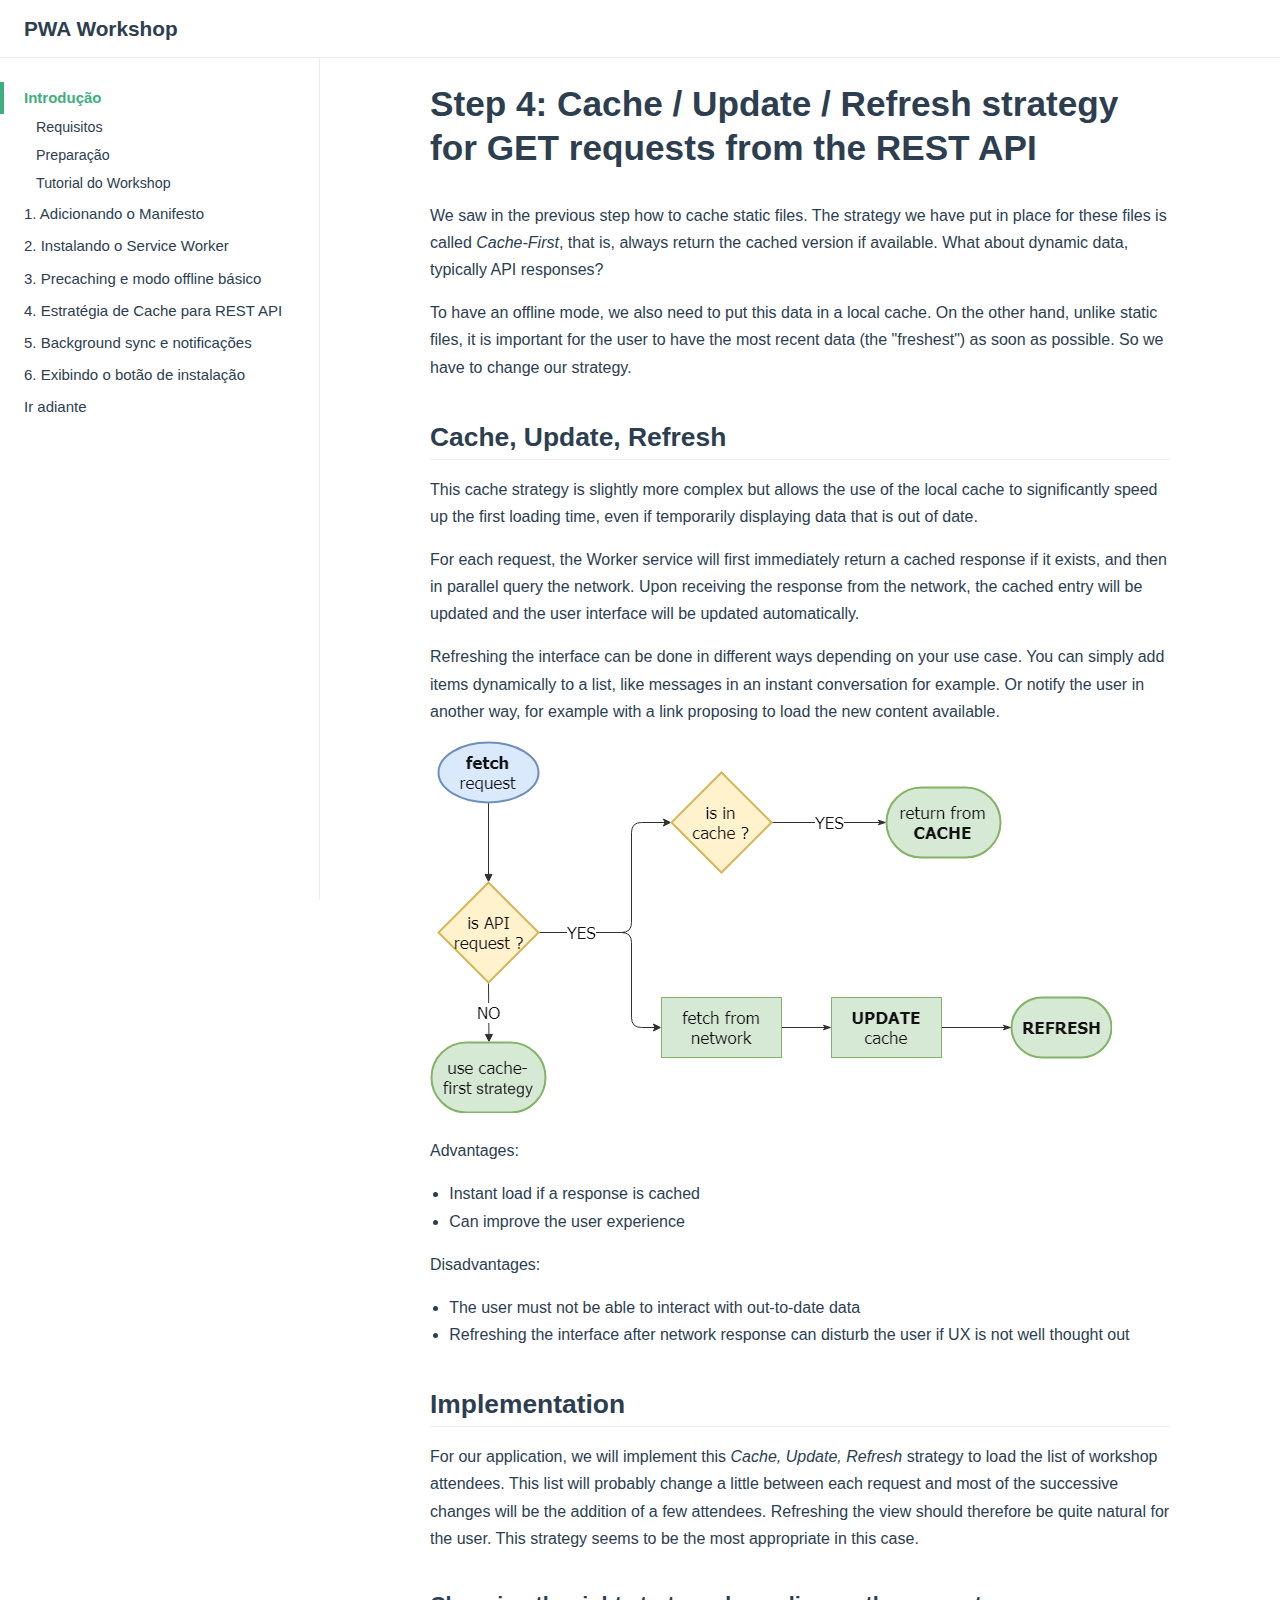
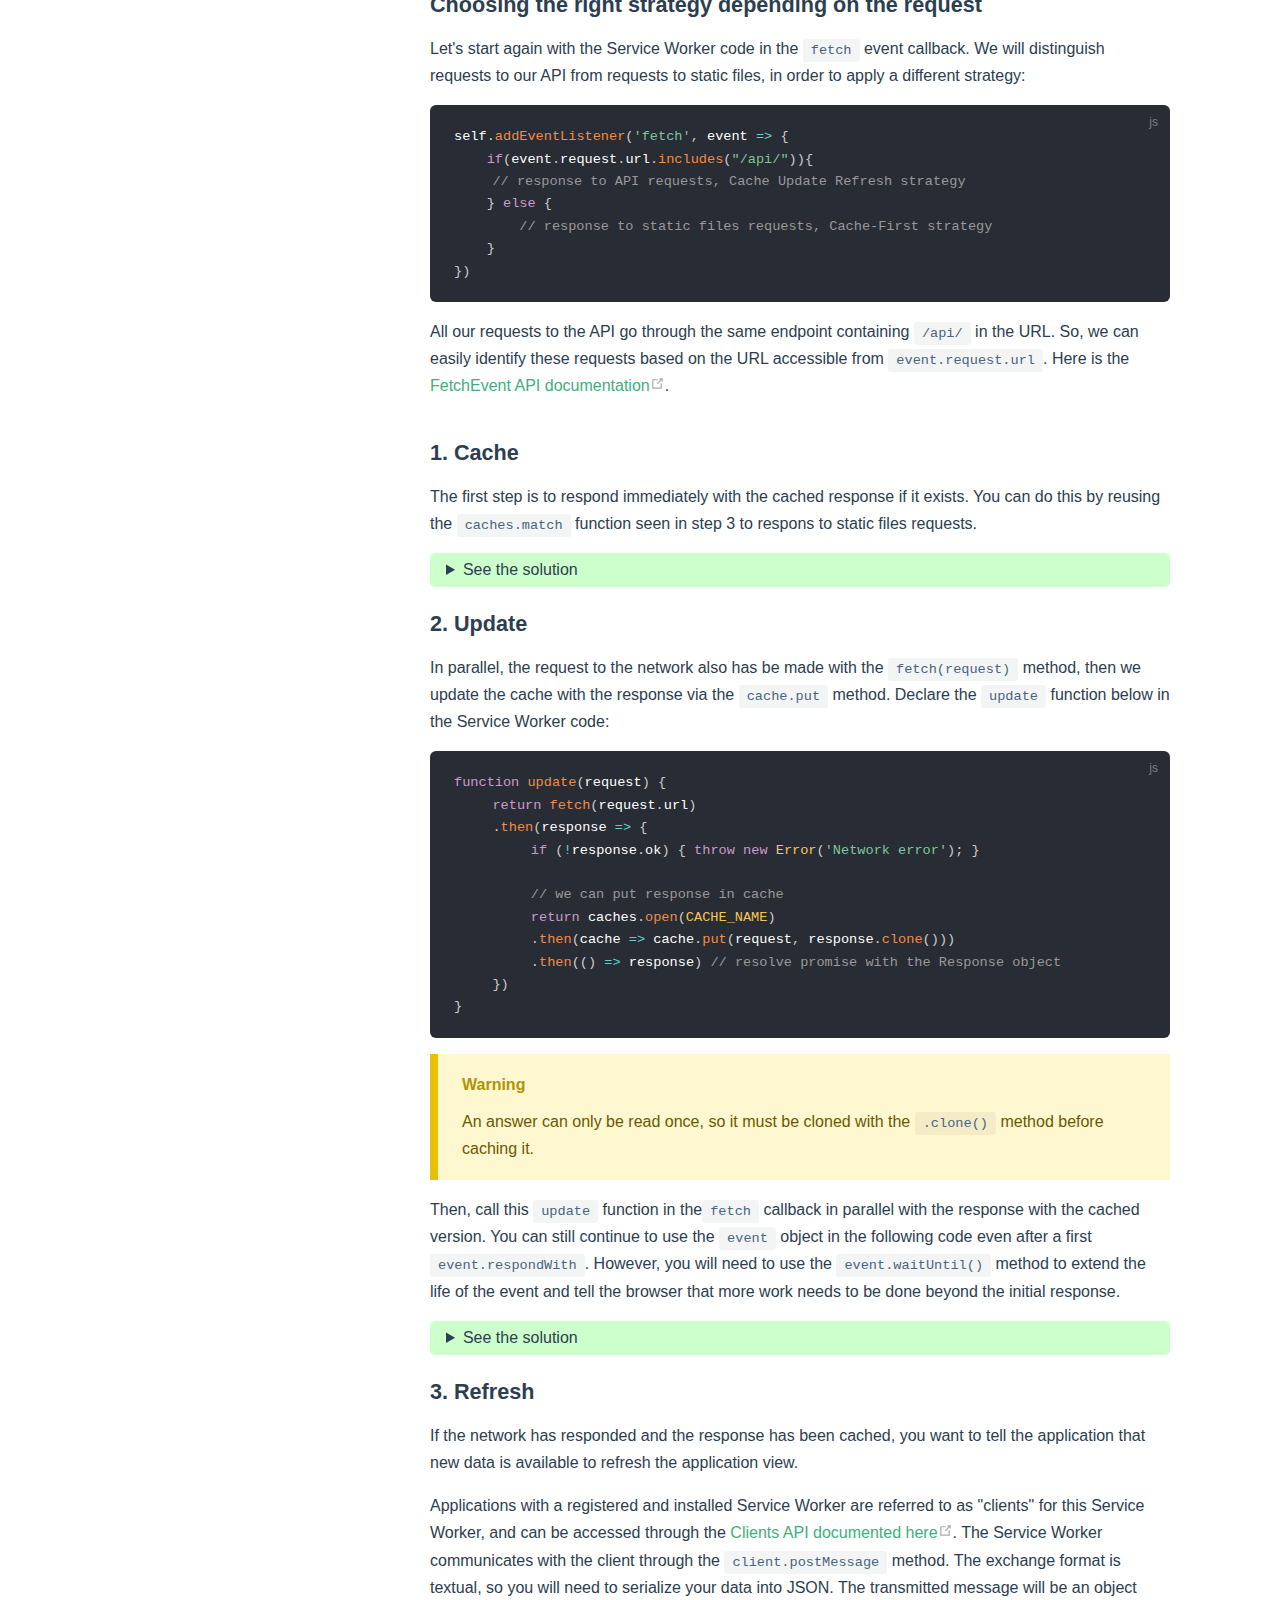
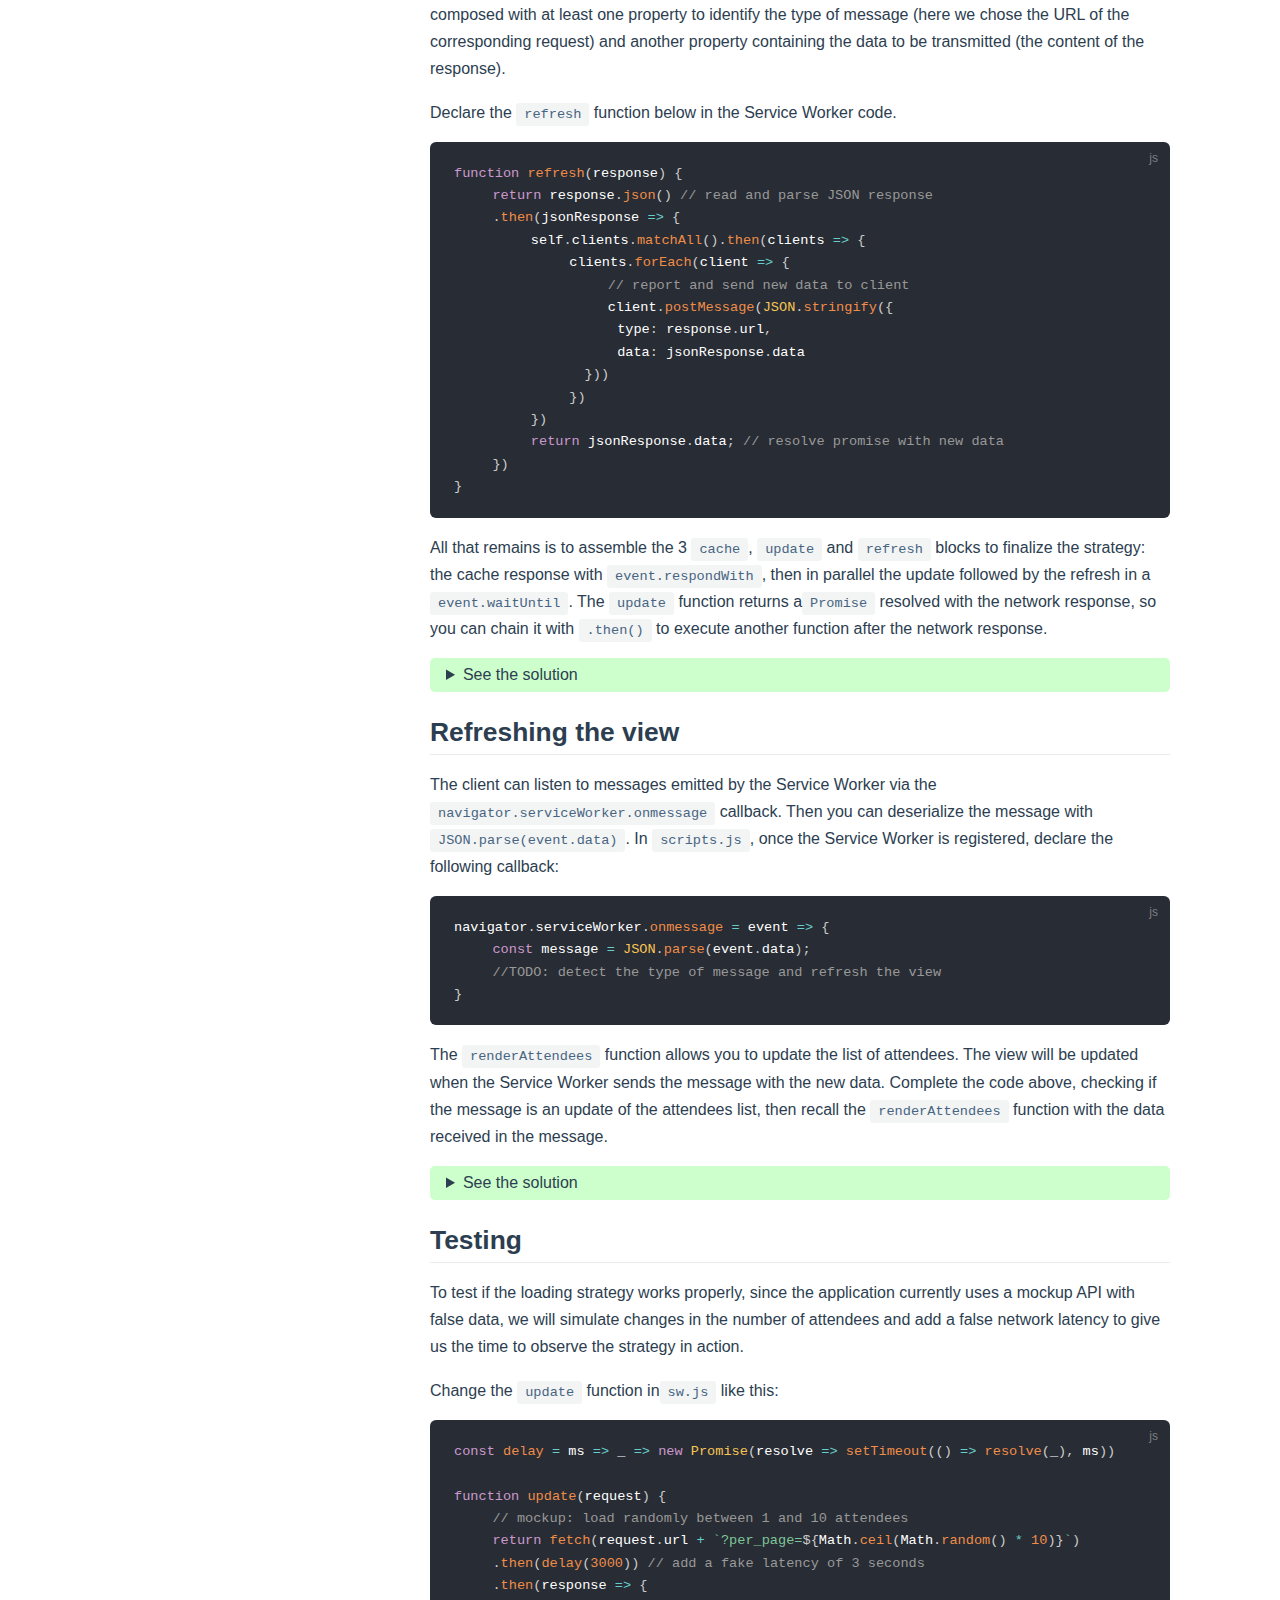
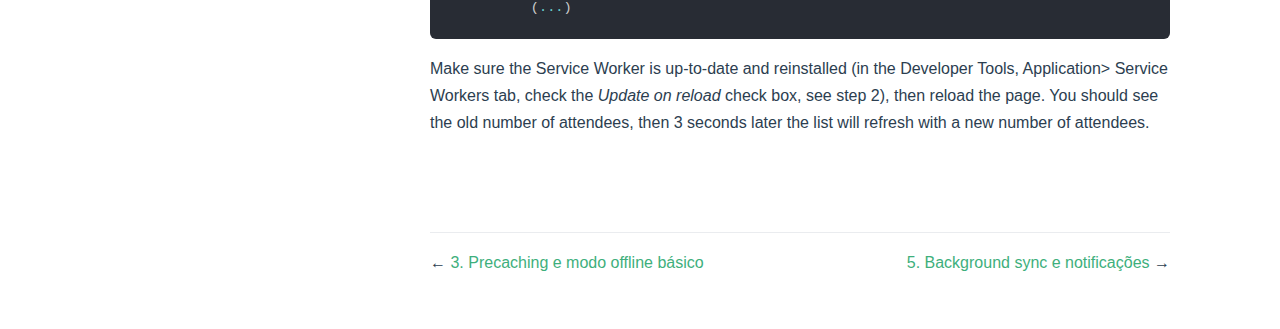
<file: 4-api-cache/index.html>
<!DOCTYPE html>
<html lang="en">

<head>
  <meta charset="utf-8">
  <meta name="viewport" content="width=device-width,initial-scale=1">
  <title>4. Cache Strategy for REST API | PWA Workshop</title>
  <meta name="description" content="Introduction to Progressive Web Applications">
  <link rel="manifest" href="manifest.json">
  <meta name="mobile-web-app-capable" content="yes">
  <meta name="apple-mobile-web-app-capable" content="yes">
  <meta name="application-name" content="PWA Workshop Docs">
  <meta name="apple-mobile-web-app-title" content="PWA Workshop Docs">

  <link rel="preload" href="https://womakerscode.github.io/pwa-workshop/assets/css/0.styles.29df42ad.css" as="style">
  <link rel="preload" href="https://womakerscode.github.io/pwa-workshop/assets/js/app.27d2dbf1.js" as="script">
  <link rel="preload" href="https://womakerscode.github.io/pwa-workshop/assets/js/11.3ab35c1a.js" as="script">
  <link rel="preload" href="https://womakerscode.github.io/pwa-workshop/assets/js/8.da3dd183.js" as="script">
  <link rel="prefetch" href="https://womakerscode.github.io/pwa-workshop/assets/js/10.9725dfa9.js">
  <link rel="prefetch" href="https://womakerscode.github.io/pwa-workshop/assets/js/12.1d8783c0.js">
  <link rel="prefetch" href="https://womakerscode.github.io/pwa-workshop/assets/js/13.12e452ca.js">
  <link rel="prefetch" href="https://womakerscode.github.io/pwa-workshop/assets/js/14.f551e499.js">
  <link rel="prefetch" href="https://womakerscode.github.io/pwa-workshop/assets/js/15.d183389d.js">
  <link rel="prefetch" href="https://womakerscode.github.io/pwa-workshop/assets/js/16.2bd9d4ec.js">
  <link rel="prefetch" href="https://womakerscode.github.io/pwa-workshop/assets/js/17.e0c70547.js">
  <link rel="prefetch" href="https://womakerscode.github.io/pwa-workshop/assets/js/18.1ac62902.js">
  <link rel="prefetch" href="https://womakerscode.github.io/pwa-workshop/assets/js/19.c1d9eee1.js">
  <link rel="prefetch" href="https://womakerscode.github.io/pwa-workshop/assets/js/2.23c6cee6.js">
  <link rel="prefetch" href="https://womakerscode.github.io/pwa-workshop/assets/js/20.16db73fe.js">
  <link rel="prefetch" href="https://womakerscode.github.io/pwa-workshop/assets/js/21.cd131399.js">
  <link rel="prefetch" href="https://womakerscode.github.io/pwa-workshop/assets/js/3.f38c0f84.js">
  <link rel="prefetch" href="https://womakerscode.github.io/pwa-workshop/assets/js/4.f0dfd132.js">
  <link rel="prefetch" href="https://womakerscode.github.io/pwa-workshop/assets/js/5.7c9ddfb1.js">
  <link rel="prefetch" href="https://womakerscode.github.io/pwa-workshop/assets/js/6.4db51655.js">
  <link rel="prefetch" href="https://womakerscode.github.io/pwa-workshop/assets/js/7.67599f73.js">
  <link rel="prefetch" href="https://womakerscode.github.io/pwa-workshop/assets/js/9.c634f727.js">
  <link rel="stylesheet" href="https://womakerscode.github.io/pwa-workshop/assets/css/0.styles.29df42ad.css">
</head>

<body>
  <div id="app" data-server-rendered="true">
    <div class="theme-container">
      <header class="navbar">
        <div class="sidebar-button"><svg xmlns="http://www.w3.org/2000/svg" aria-hidden="true" role="img"
            viewBox="0 0 448 512" class="icon">
            <path fill="currentColor"
              d="M436 124H12c-6.627 0-12-5.373-12-12V80c0-6.627 5.373-12 12-12h424c6.627 0 12 5.373 12 12v32c0 6.627-5.373 12-12 12zm0 160H12c-6.627 0-12-5.373-12-12v-32c0-6.627 5.373-12 12-12h424c6.627 0 12 5.373 12 12v32c0 6.627-5.373 12-12 12zm0 160H12c-6.627 0-12-5.373-12-12v-32c0-6.627 5.373-12 12-12h424c6.627 0 12 5.373 12 12v32c0 6.627-5.373 12-12 12z">
            </path>
          </svg></div> <a href="https://womakerscode.github.io/pwa-workshop/assets/"
          class="home-link router-link-exact-active router-link-active">
          <!----> <span class="site-name">PWA Workshop</span></a>

      </header>
      <div class="sidebar-mask"></div>
      <div class="sidebar">

        <ul class="sidebar-links">
          <li><a href="https://womakerscode.github.io/pwa-workshop/assets/" class="active sidebar-link">Introdução</a>
            <ul class="sidebar-sub-headers">
              <li class="sidebar-sub-header"><a href="https://womakerscode.github.io/pwa-workshop/assets/#requirements"
                  class="sidebar-link">Requisitos</a></li>
              <li class="sidebar-sub-header"><a href="https://womakerscode.github.io/pwa-workshop/assets/#preparation"
                  class="sidebar-link">Preparação</a></li>
              <li class="sidebar-sub-header"><a
                  href="https://womakerscode.github.io/pwa-workshop/assets/#steps-of-the-workshop" class="sidebar-link">Tutorial do Workshop</a></li>
            </ul>
          </li>
          <li><a href="https://womakerscode.github.io/pwa-workshop/assets/1-manifest/" class="sidebar-link">1. Adicionando
            o Manifesto</a></li>
          <li><a href="https://womakerscode.github.io/pwa-workshop/assets/2-service-worker/" class="sidebar-link">2. Instalando o
              Service Worker</a></li>
          <li><a href="https://womakerscode.github.io/pwa-workshop/assets/3-precaching/" class="sidebar-link">3. Precaching e modo offline básico
              </a></li>
          <li><a href="https://womakerscode.github.io/pwa-workshop/assets/4-api-cache/" class="sidebar-link">4. Estratégia de Cache para REST API</a></li>
          <li><a href="https://womakerscode.github.io/pwa-workshop/assets/5-background-sync/" class="sidebar-link">5.
              Background sync e notificações</a></li>
          <li><a href="https://womakerscode.github.io/pwa-workshop/assets/6-pwa-setup/" class="sidebar-link">6. Exibindo o botão de instalação</a></li>
          <li><a href="https://womakerscode.github.io/pwa-workshop/assets/finish.html" class="sidebar-link">Ir adiante</a>
          </li>
        </ul>
      </div>
      <div class="page">
        <div class="content">
          <h1 id="step-4-cache-update-refresh-strategy-for-get-requests-from-the-rest-api"><a
              href="#step-4-cache-update-refresh-strategy-for-get-requests-from-the-rest-api" aria-hidden="true"
              class="header-anchor">#</a> Step 4: Cache / Update / Refresh strategy for GET requests from the REST API
          </h1>
          <p>We saw in the previous step how to cache static files. The strategy we have put in place for these files is
            called <em>Cache-First</em>, that is, always return the cached version if available. What about dynamic
            data, typically API responses?</p>
          <p>To have an offline mode, we also need to put this data in a local cache. On the other hand, unlike static
            files, it is important for the user to have the most recent data (the &quot;freshest&quot;) as soon as
            possible. So we have to change our strategy.</p>
          <h2 id="cache-update-refresh"><a href="#cache-update-refresh" aria-hidden="true" class="header-anchor">#</a>
            Cache, Update, Refresh</h2>
          <p>This cache strategy is slightly more complex but allows the use of the local cache to significantly speed
            up the first loading time, even if temporarily displaying data that is out of date.</p>
          <p>For each request, the Worker service will first immediately return a cached response if it exists, and then
            in parallel query the network. Upon receiving the response from the network, the cached entry will be
            updated and the user interface will be updated automatically.</p>
          <p>Refreshing the interface can be done in different ways depending on your use case. You can simply add items
            dynamically to a list, like messages in an instant conversation for example. Or notify the user in another
            way, for example with a link proposing to load the new content available.</p>
          <p><img src="https://womakerscode.github.io/pwa-workshop/assets/img/schema.688fdb36.png" alt="Flowsheet"></p>
          <p>Advantages:</p>
          <ul>
            <li>Instant load if a response is cached</li>
            <li>Can improve the user experience</li>
          </ul>
          <p>Disadvantages:</p>
          <ul>
            <li>The user must not be able to interact with out-to-date data</li>
            <li>Refreshing the interface after network response can disturb the user if UX is not well thought out</li>
          </ul>
          <h2 id="implementation"><a href="#implementation" aria-hidden="true" class="header-anchor">#</a>
            Implementation</h2>
          <p>For our application, we will implement this <em>Cache, Update, Refresh</em> strategy to load the list of
            workshop attendees. This list will probably change a little between each request and most of the successive
            changes will be the addition of a few attendees. Refreshing the view should therefore be quite natural for
            the user. This strategy seems to be the most appropriate in this case.</p>
          <h3 id="choosing-the-right-strategy-depending-on-the-request"><a
              href="#choosing-the-right-strategy-depending-on-the-request" aria-hidden="true"
              class="header-anchor">#</a> Choosing the right strategy depending on the request</h3>
          <p>Let's start again with the Service Worker code in the <code>fetch</code> event callback. We will
            distinguish requests to our API from requests to static files, in order to apply a different strategy:</p>
          <div class="language-js extra-class">
            <pre class="language-js"><code>self<span class="token punctuation">.</span><span class="token function">addEventListener</span><span class="token punctuation">(</span><span class="token string">'fetch'</span><span class="token punctuation">,</span> <span class="token parameter">event</span> <span class="token operator">=&gt;</span> <span class="token punctuation">{</span>
    <span class="token keyword">if</span><span class="token punctuation">(</span>event<span class="token punctuation">.</span>request<span class="token punctuation">.</span>url<span class="token punctuation">.</span><span class="token function">includes</span><span class="token punctuation">(</span><span class="token string">&quot;/api/&quot;</span><span class="token punctuation">)</span><span class="token punctuation">)</span><span class="token punctuation">{</span>
    	<span class="token comment">// response to API requests, Cache Update Refresh strategy</span>
    <span class="token punctuation">}</span> <span class="token keyword">else</span> <span class="token punctuation">{</span>
        <span class="token comment">// response to static files requests, Cache-First strategy</span>
    <span class="token punctuation">}</span>
<span class="token punctuation">}</span><span class="token punctuation">)</span>
</code></pre>
          </div>
          <p>All our requests to the API go through the same endpoint containing <code>/api/</code> in the URL. So, we
            can easily identify these requests based on the URL accessible from <code>event.request.url</code>. Here is
            the <a href="https://developer.mozilla.org/en-US/docs/Web/API/FetchEvent" target="_blank"
              rel="noopener noreferrer">FetchEvent API documentation<svg xmlns="http://www.w3.org/2000/svg"
                aria-hidden="true" x="0px" y="0px" viewBox="0 0 100 100" width="15" height="15" class="icon outbound">
                <path fill="currentColor"
                  d="M18.8,85.1h56l0,0c2.2,0,4-1.8,4-4v-32h-8v28h-48v-48h28v-8h-32l0,0c-2.2,0-4,1.8-4,4v56C14.8,83.3,16.6,85.1,18.8,85.1z">
                </path>
                <polygon fill="currentColor"
                  points="45.7,48.7 51.3,54.3 77.2,28.5 77.2,37.2 85.2,37.2 85.2,14.9 62.8,14.9 62.8,22.9 71.5,22.9">
                </polygon>
              </svg></a>.</p>
          <h3 id="_1-cache"><a href="#_1-cache" aria-hidden="true" class="header-anchor">#</a> 1. Cache</h3>
          <p>The first step is to respond immediately with the cached response if it exists. You can do this by reusing
            the <code>caches.match</code> function seen in step 3 to respons to static files requests.</p>
          <details class="hidden" data-v-1bf9d1e0>
            <summary data-v-1bf9d1e0>See the solution</summary>
            <div class="language-js extra-class" data-v-1bf9d1e0>
              <pre class="language-js" data-v-1bf9d1e0><code data-v-1bf9d1e0><span class="token keyword" data-v-1bf9d1e0>if</span> <span class="token punctuation" data-v-1bf9d1e0>(</span>event<span class="token punctuation" data-v-1bf9d1e0>.</span>request<span class="token punctuation" data-v-1bf9d1e0>.</span>url<span class="token punctuation" data-v-1bf9d1e0>.</span><span class="token function" data-v-1bf9d1e0>includes</span><span class="token punctuation" data-v-1bf9d1e0>(</span><span class="token string" data-v-1bf9d1e0>&quot;/api/&quot;</span><span class="token punctuation" data-v-1bf9d1e0>)</span><span class="token punctuation" data-v-1bf9d1e0>)</span> <span class="token punctuation" data-v-1bf9d1e0>{</span>
    <span class="token comment" data-v-1bf9d1e0>// response to API requests, Cache Update Refresh strategy</span>
    event<span class="token punctuation" data-v-1bf9d1e0>.</span><span class="token function" data-v-1bf9d1e0>respondWith</span><span class="token punctuation" data-v-1bf9d1e0>(</span>caches<span class="token punctuation" data-v-1bf9d1e0>.</span><span class="token function" data-v-1bf9d1e0>match</span><span class="token punctuation" data-v-1bf9d1e0>(</span>event<span class="token punctuation" data-v-1bf9d1e0>.</span>request<span class="token punctuation" data-v-1bf9d1e0>)</span><span class="token punctuation" data-v-1bf9d1e0>)</span>
    <span class="token comment" data-v-1bf9d1e0>//TODO: update et refresh</span>
<span class="token punctuation" data-v-1bf9d1e0>}</span>
</code></pre>
            </div>
          </details>
          <h3 id="_2-update"><a href="#_2-update" aria-hidden="true" class="header-anchor">#</a> 2. Update</h3>
          <p>In parallel, the request to the network also has be made with the <code>fetch(request)</code> method, then
            we update the cache with the response via the <code>cache.put</code> method. Declare the <code>update</code>
            function below in the Service Worker code:</p>
          <div class="language-js extra-class">
            <pre class="language-js"><code><span class="token keyword">function</span> <span class="token function">update</span><span class="token punctuation">(</span><span class="token parameter">request</span><span class="token punctuation">)</span> <span class="token punctuation">{</span>
	<span class="token keyword">return</span> <span class="token function">fetch</span><span class="token punctuation">(</span>request<span class="token punctuation">.</span>url<span class="token punctuation">)</span>
	<span class="token punctuation">.</span><span class="token function">then</span><span class="token punctuation">(</span><span class="token parameter">response</span> <span class="token operator">=&gt;</span> <span class="token punctuation">{</span>
		<span class="token keyword">if</span> <span class="token punctuation">(</span><span class="token operator">!</span>response<span class="token punctuation">.</span>ok<span class="token punctuation">)</span> <span class="token punctuation">{</span> <span class="token keyword">throw</span> <span class="token keyword">new</span> <span class="token class-name">Error</span><span class="token punctuation">(</span><span class="token string">'Network error'</span><span class="token punctuation">)</span><span class="token punctuation">;</span> <span class="token punctuation">}</span>

		<span class="token comment">// we can put response in cache</span>
		<span class="token keyword">return</span> caches<span class="token punctuation">.</span><span class="token function">open</span><span class="token punctuation">(</span><span class="token constant">CACHE_NAME</span><span class="token punctuation">)</span>
		<span class="token punctuation">.</span><span class="token function">then</span><span class="token punctuation">(</span><span class="token parameter">cache</span> <span class="token operator">=&gt;</span> cache<span class="token punctuation">.</span><span class="token function">put</span><span class="token punctuation">(</span>request<span class="token punctuation">,</span> response<span class="token punctuation">.</span><span class="token function">clone</span><span class="token punctuation">(</span><span class="token punctuation">)</span><span class="token punctuation">)</span><span class="token punctuation">)</span>
		<span class="token punctuation">.</span><span class="token function">then</span><span class="token punctuation">(</span><span class="token punctuation">(</span><span class="token punctuation">)</span> <span class="token operator">=&gt;</span> response<span class="token punctuation">)</span> <span class="token comment">// resolve promise with the Response object</span>
	<span class="token punctuation">}</span><span class="token punctuation">)</span>
<span class="token punctuation">}</span>
</code></pre>
          </div>
          <div class="warning custom-block">
            <p class="custom-block-title">Warning</p>
            <p>An answer can only be read once, so it must be cloned with the <code>.clone()</code> method before
              caching it.</p>
          </div>
          <p>Then, call this <code>update</code> function in the<code>fetch</code> callback in parallel with the
            response with the cached version. You can still continue to use the <code>event</code> object in the
            following code even after a first <code>event.respondWith</code>. However, you will need to use the
            <code>event.waitUntil()</code> method to extend the life of the event and tell the browser that more work
            needs to be done beyond the initial response.</p>
          <details class="hidden" data-v-1bf9d1e0>
            <summary data-v-1bf9d1e0>See the solution</summary>
            <div class="language-js extra-class" data-v-1bf9d1e0>
              <pre class="language-js" data-v-1bf9d1e0><code data-v-1bf9d1e0><span class="token keyword" data-v-1bf9d1e0>if</span> <span class="token punctuation" data-v-1bf9d1e0>(</span>event<span class="token punctuation" data-v-1bf9d1e0>.</span>request<span class="token punctuation" data-v-1bf9d1e0>.</span>url<span class="token punctuation" data-v-1bf9d1e0>.</span><span class="token function" data-v-1bf9d1e0>includes</span><span class="token punctuation" data-v-1bf9d1e0>(</span><span class="token string" data-v-1bf9d1e0>&quot;/api/&quot;</span><span class="token punctuation" data-v-1bf9d1e0>)</span><span class="token punctuation" data-v-1bf9d1e0>)</span> <span class="token punctuation" data-v-1bf9d1e0>{</span>
    <span class="token comment" data-v-1bf9d1e0>// response to API requests, Cache Update Refresh strategy</span>
    event<span class="token punctuation" data-v-1bf9d1e0>.</span><span class="token function" data-v-1bf9d1e0>respondWith</span><span class="token punctuation" data-v-1bf9d1e0>(</span>caches<span class="token punctuation" data-v-1bf9d1e0>.</span><span class="token function" data-v-1bf9d1e0>match</span><span class="token punctuation" data-v-1bf9d1e0>(</span>event<span class="token punctuation" data-v-1bf9d1e0>.</span>request<span class="token punctuation" data-v-1bf9d1e0>)</span><span class="token punctuation" data-v-1bf9d1e0>)</span>
    event<span class="token punctuation" data-v-1bf9d1e0>.</span><span class="token function" data-v-1bf9d1e0>waitUntil</span><span class="token punctuation" data-v-1bf9d1e0>(</span><span class="token function" data-v-1bf9d1e0>update</span><span class="token punctuation" data-v-1bf9d1e0>(</span>event<span class="token punctuation" data-v-1bf9d1e0>.</span>request<span class="token punctuation" data-v-1bf9d1e0>)</span><span class="token punctuation" data-v-1bf9d1e0>)</span> <span class="token comment" data-v-1bf9d1e0>//TODO: refresh</span>
<span class="token punctuation" data-v-1bf9d1e0>}</span>
</code></pre>
            </div>
          </details>
          <h3 id="_3-refresh"><a href="#_3-refresh" aria-hidden="true" class="header-anchor">#</a> 3. Refresh</h3>
          <p>If the network has responded and the response has been cached, you want to tell the application that new
            data is available to refresh the application view.</p>
          <p>Applications with a registered and installed Service Worker are referred to as &quot;clients&quot; for this
            Service Worker, and can be accessed through the <a
              href="https://developer.mozilla.org/en-US/docs/web/API/Clients" target="_blank"
              rel="noopener noreferrer">Clients API documented here<svg xmlns="http://www.w3.org/2000/svg"
                aria-hidden="true" x="0px" y="0px" viewBox="0 0 100 100" width="15" height="15" class="icon outbound">
                <path fill="currentColor"
                  d="M18.8,85.1h56l0,0c2.2,0,4-1.8,4-4v-32h-8v28h-48v-48h28v-8h-32l0,0c-2.2,0-4,1.8-4,4v56C14.8,83.3,16.6,85.1,18.8,85.1z">
                </path>
                <polygon fill="currentColor"
                  points="45.7,48.7 51.3,54.3 77.2,28.5 77.2,37.2 85.2,37.2 85.2,14.9 62.8,14.9 62.8,22.9 71.5,22.9">
                </polygon>
              </svg></a>. The Service Worker communicates with the client through the <code>client.postMessage</code>
            method. The exchange format is textual, so you will need to serialize your data into JSON. The transmitted
            message will be an object composed with at least one property to identify the type of message (here we chose
            the URL of the corresponding request) and another property containing the data to be transmitted (the
            content of the response).</p>
          <p>Declare the <code>refresh</code> function below in the Service Worker code.</p>
          <div class="language-js extra-class">
            <pre class="language-js"><code><span class="token keyword">function</span> <span class="token function">refresh</span><span class="token punctuation">(</span><span class="token parameter">response</span><span class="token punctuation">)</span> <span class="token punctuation">{</span>
	<span class="token keyword">return</span> response<span class="token punctuation">.</span><span class="token function">json</span><span class="token punctuation">(</span><span class="token punctuation">)</span> <span class="token comment">// read and parse JSON response</span>
	<span class="token punctuation">.</span><span class="token function">then</span><span class="token punctuation">(</span><span class="token parameter">jsonResponse</span> <span class="token operator">=&gt;</span> <span class="token punctuation">{</span>
		self<span class="token punctuation">.</span>clients<span class="token punctuation">.</span><span class="token function">matchAll</span><span class="token punctuation">(</span><span class="token punctuation">)</span><span class="token punctuation">.</span><span class="token function">then</span><span class="token punctuation">(</span><span class="token parameter">clients</span> <span class="token operator">=&gt;</span> <span class="token punctuation">{</span>
			clients<span class="token punctuation">.</span><span class="token function">forEach</span><span class="token punctuation">(</span><span class="token parameter">client</span> <span class="token operator">=&gt;</span> <span class="token punctuation">{</span>
				<span class="token comment">// report and send new data to client</span>
				client<span class="token punctuation">.</span><span class="token function">postMessage</span><span class="token punctuation">(</span><span class="token constant">JSON</span><span class="token punctuation">.</span><span class="token function">stringify</span><span class="token punctuation">(</span><span class="token punctuation">{</span>
                    type<span class="token punctuation">:</span> response<span class="token punctuation">.</span>url<span class="token punctuation">,</span>
                    data<span class="token punctuation">:</span> jsonResponse<span class="token punctuation">.</span>data
                <span class="token punctuation">}</span><span class="token punctuation">)</span><span class="token punctuation">)</span>
			<span class="token punctuation">}</span><span class="token punctuation">)</span>
		<span class="token punctuation">}</span><span class="token punctuation">)</span>
		<span class="token keyword">return</span> jsonResponse<span class="token punctuation">.</span>data<span class="token punctuation">;</span> <span class="token comment">// resolve promise with new data</span>
	<span class="token punctuation">}</span><span class="token punctuation">)</span>
<span class="token punctuation">}</span>
</code></pre>
          </div>
          <p>All that remains is to assemble the 3 <code>cache</code>, <code>update</code> and <code>refresh</code>
            blocks to finalize the strategy: the cache response with <code>event.respondWith</code>, then in parallel
            the update followed by the refresh in a <code>event.waitUntil</code>. The <code>update</code> function
            returns a<code>Promise</code> resolved with the network response, so you can chain it with
            <code>.then()</code> to execute another function after the network response.</p>
          <details class="hidden" data-v-1bf9d1e0>
            <summary data-v-1bf9d1e0>See the solution</summary>
            <div class="language-js extra-class" data-v-1bf9d1e0>
              <pre class="language-js" data-v-1bf9d1e0><code data-v-1bf9d1e0><span class="token keyword" data-v-1bf9d1e0>if</span><span class="token punctuation" data-v-1bf9d1e0>(</span>event<span class="token punctuation" data-v-1bf9d1e0>.</span>request<span class="token punctuation" data-v-1bf9d1e0>.</span>url<span class="token punctuation" data-v-1bf9d1e0>.</span><span class="token function" data-v-1bf9d1e0>includes</span><span class="token punctuation" data-v-1bf9d1e0>(</span><span class="token string" data-v-1bf9d1e0>&quot;/api/&quot;</span><span class="token punctuation" data-v-1bf9d1e0>)</span><span class="token punctuation" data-v-1bf9d1e0>)</span><span class="token punctuation" data-v-1bf9d1e0>{</span>
    <span class="token comment" data-v-1bf9d1e0>// response to API requests, Cache Update Refresh strategy</span>
    event<span class="token punctuation" data-v-1bf9d1e0>.</span><span class="token function" data-v-1bf9d1e0>respondWith</span><span class="token punctuation" data-v-1bf9d1e0>(</span>caches<span class="token punctuation" data-v-1bf9d1e0>.</span><span class="token function" data-v-1bf9d1e0>match</span><span class="token punctuation" data-v-1bf9d1e0>(</span>event<span class="token punctuation" data-v-1bf9d1e0>.</span>request<span class="token punctuation" data-v-1bf9d1e0>)</span><span class="token punctuation" data-v-1bf9d1e0>)</span>
    event<span class="token punctuation" data-v-1bf9d1e0>.</span><span class="token function" data-v-1bf9d1e0>waitUntil</span><span class="token punctuation" data-v-1bf9d1e0>(</span><span class="token function" data-v-1bf9d1e0>update</span><span class="token punctuation" data-v-1bf9d1e0>(</span>event<span class="token punctuation" data-v-1bf9d1e0>.</span>request<span class="token punctuation" data-v-1bf9d1e0>)</span><span class="token punctuation" data-v-1bf9d1e0>.</span><span class="token function" data-v-1bf9d1e0>then</span><span class="token punctuation" data-v-1bf9d1e0>(</span>refresh<span class="token punctuation" data-v-1bf9d1e0>)</span><span class="token punctuation" data-v-1bf9d1e0>)</span>
<span class="token punctuation" data-v-1bf9d1e0>}</span>
</code></pre>
            </div>
          </details>
          <h2 id="refreshing-the-view"><a href="#refreshing-the-view" aria-hidden="true" class="header-anchor">#</a>
            Refreshing the view</h2>
          <p>The client can listen to messages emitted by the Service Worker via the
            <code>navigator.serviceWorker.onmessage</code> callback. Then you can deserialize the message with
            <code>JSON.parse(event.data)</code>. In <code>scripts.js</code>, once the Service Worker is registered,
            declare the following callback:</p>
          <div class="language-js extra-class">
            <pre class="language-js"><code>navigator<span class="token punctuation">.</span>serviceWorker<span class="token punctuation">.</span><span class="token function-variable function">onmessage</span> <span class="token operator">=</span> <span class="token parameter">event</span> <span class="token operator">=&gt;</span> <span class="token punctuation">{</span>
	<span class="token keyword">const</span> message <span class="token operator">=</span> <span class="token constant">JSON</span><span class="token punctuation">.</span><span class="token function">parse</span><span class="token punctuation">(</span>event<span class="token punctuation">.</span>data<span class="token punctuation">)</span><span class="token punctuation">;</span>
	<span class="token comment">//TODO: detect the type of message and refresh the view</span>
<span class="token punctuation">}</span>
</code></pre>
          </div>
          <p>The <code>renderAttendees</code> function allows you to update the list of attendees. The view will be
            updated when the Service Worker sends the message with the new data. Complete the code above, checking if
            the message is an update of the attendees list, then recall the <code>renderAttendees</code> function with
            the data received in the message.</p>
          <details class="hidden" data-v-1bf9d1e0>
            <summary data-v-1bf9d1e0>See the solution</summary>
            <div class="language-js extra-class" data-v-1bf9d1e0>
              <pre class="language-js" data-v-1bf9d1e0><code data-v-1bf9d1e0>navigator<span class="token punctuation" data-v-1bf9d1e0>.</span>serviceWorker<span class="token punctuation" data-v-1bf9d1e0>.</span><span class="token function-variable function" data-v-1bf9d1e0>onmessage</span> <span class="token operator" data-v-1bf9d1e0>=</span> <span class="token parameter" data-v-1bf9d1e0>event</span> <span class="token operator" data-v-1bf9d1e0>=&gt;</span> <span class="token punctuation" data-v-1bf9d1e0>{</span>
	<span class="token keyword" data-v-1bf9d1e0>const</span> message <span class="token operator" data-v-1bf9d1e0>=</span> <span class="token constant" data-v-1bf9d1e0>JSON</span><span class="token punctuation" data-v-1bf9d1e0>.</span><span class="token function" data-v-1bf9d1e0>parse</span><span class="token punctuation" data-v-1bf9d1e0>(</span>event<span class="token punctuation" data-v-1bf9d1e0>.</span>data<span class="token punctuation" data-v-1bf9d1e0>)</span><span class="token punctuation" data-v-1bf9d1e0>;</span>
	<span class="token keyword" data-v-1bf9d1e0>if</span><span class="token punctuation" data-v-1bf9d1e0>(</span>message <span class="token operator" data-v-1bf9d1e0>&amp;&amp;</span> message<span class="token punctuation" data-v-1bf9d1e0>.</span>type<span class="token punctuation" data-v-1bf9d1e0>.</span><span class="token function" data-v-1bf9d1e0>includes</span><span class="token punctuation" data-v-1bf9d1e0>(</span><span class="token string" data-v-1bf9d1e0>&quot;/api/users&quot;</span><span class="token punctuation" data-v-1bf9d1e0>)</span><span class="token punctuation" data-v-1bf9d1e0>)</span><span class="token punctuation" data-v-1bf9d1e0>{</span>
		console<span class="token punctuation" data-v-1bf9d1e0>.</span><span class="token function" data-v-1bf9d1e0>log</span><span class="token punctuation" data-v-1bf9d1e0>(</span><span class="token string" data-v-1bf9d1e0>&quot;List of attendees to date&quot;</span><span class="token punctuation" data-v-1bf9d1e0>,</span> message<span class="token punctuation" data-v-1bf9d1e0>.</span>data<span class="token punctuation" data-v-1bf9d1e0>)</span>
		<span class="token function" data-v-1bf9d1e0>renderAttendees</span><span class="token punctuation" data-v-1bf9d1e0>(</span>message<span class="token punctuation" data-v-1bf9d1e0>.</span>data<span class="token punctuation" data-v-1bf9d1e0>)</span>
	<span class="token punctuation" data-v-1bf9d1e0>}</span>
<span class="token punctuation" data-v-1bf9d1e0>}</span>
</code></pre>
            </div>
          </details>
          <h2 id="testing"><a href="#testing" aria-hidden="true" class="header-anchor">#</a> Testing</h2>
          <p>To test if the loading strategy works properly, since the application currently uses a mockup API with
            false data, we will simulate changes in the number of attendees and add a false network latency to give us
            the time to observe the strategy in action.</p>
          <p>Change the <code>update</code> function in<code>sw.js</code> like this:</p>
          <div class="language-js extra-class">
            <pre class="language-js"><code><span class="token keyword">const</span> <span class="token function-variable function">delay</span> <span class="token operator">=</span> <span class="token parameter">ms</span> <span class="token operator">=&gt;</span> <span class="token parameter">_</span> <span class="token operator">=&gt;</span> <span class="token keyword">new</span> <span class="token class-name">Promise</span><span class="token punctuation">(</span><span class="token parameter">resolve</span> <span class="token operator">=&gt;</span> <span class="token function">setTimeout</span><span class="token punctuation">(</span><span class="token punctuation">(</span><span class="token punctuation">)</span> <span class="token operator">=&gt;</span> <span class="token function">resolve</span><span class="token punctuation">(</span>_<span class="token punctuation">)</span><span class="token punctuation">,</span> ms<span class="token punctuation">)</span><span class="token punctuation">)</span>

<span class="token keyword">function</span> <span class="token function">update</span><span class="token punctuation">(</span><span class="token parameter">request</span><span class="token punctuation">)</span> <span class="token punctuation">{</span>
	<span class="token comment">// mockup: load randomly between 1 and 10 attendees</span>
	<span class="token keyword">return</span> <span class="token function">fetch</span><span class="token punctuation">(</span>request<span class="token punctuation">.</span>url <span class="token operator">+</span> <span class="token template-string"><span class="token string">`?per_page=</span><span class="token interpolation"><span class="token interpolation-punctuation punctuation">${</span>Math<span class="token punctuation">.</span><span class="token function">ceil</span><span class="token punctuation">(</span>Math<span class="token punctuation">.</span><span class="token function">random</span><span class="token punctuation">(</span><span class="token punctuation">)</span> <span class="token operator">*</span> <span class="token number">10</span><span class="token punctuation">)</span><span class="token interpolation-punctuation punctuation">}</span></span><span class="token string">`</span></span><span class="token punctuation">)</span>
	<span class="token punctuation">.</span><span class="token function">then</span><span class="token punctuation">(</span><span class="token function">delay</span><span class="token punctuation">(</span><span class="token number">3000</span><span class="token punctuation">)</span><span class="token punctuation">)</span> <span class="token comment">// add a fake latency of 3 seconds</span>
	<span class="token punctuation">.</span><span class="token function">then</span><span class="token punctuation">(</span><span class="token parameter">response</span> <span class="token operator">=&gt;</span> <span class="token punctuation">{</span>
		<span class="token punctuation">(</span><span class="token operator">...</span><span class="token punctuation">)</span>
</code></pre>
          </div>
          <p>Make sure the Service Worker is up-to-date and reinstalled (in the Developer Tools, Application&gt; Service
            Workers tab, check the <em>Update on reload</em> check box, see step 2), then reload the page. You should
            see the old number of attendees, then 3 seconds later the list will refresh with a new number of attendees.
          </p>
        </div>
        <div class="page-edit">
          <!---->
          <!---->
        </div>
        <div class="page-nav">
          <p class="inner"><span class="prev">
              ←
              <a href="https://womakerscode.github.io/pwa-workshop/assets/3-precaching/" class="prev">
                3. Precaching e modo offline básico
              </a></span> <span class="next"><a href="https://womakerscode.github.io/pwa-workshop/assets/5-background-sync/">
                5. Background sync e notificações
              </a>
              →
            </span></p>
        </div>
      </div>
      <!---->
    </div>
  </div>
  <script src="https://womakerscode.github.io/pwa-workshop/assets/js/app.27d2dbf1.js" defer></script>
  <script src="https://womakerscode.github.io/pwa-workshop/assets/js/11.3ab35c1a.js" defer></script>
  <script src="https://womakerscode.github.io/pwa-workshop/assets/js/8.da3dd183.js" defer></script>
</body>

</html>
</file>
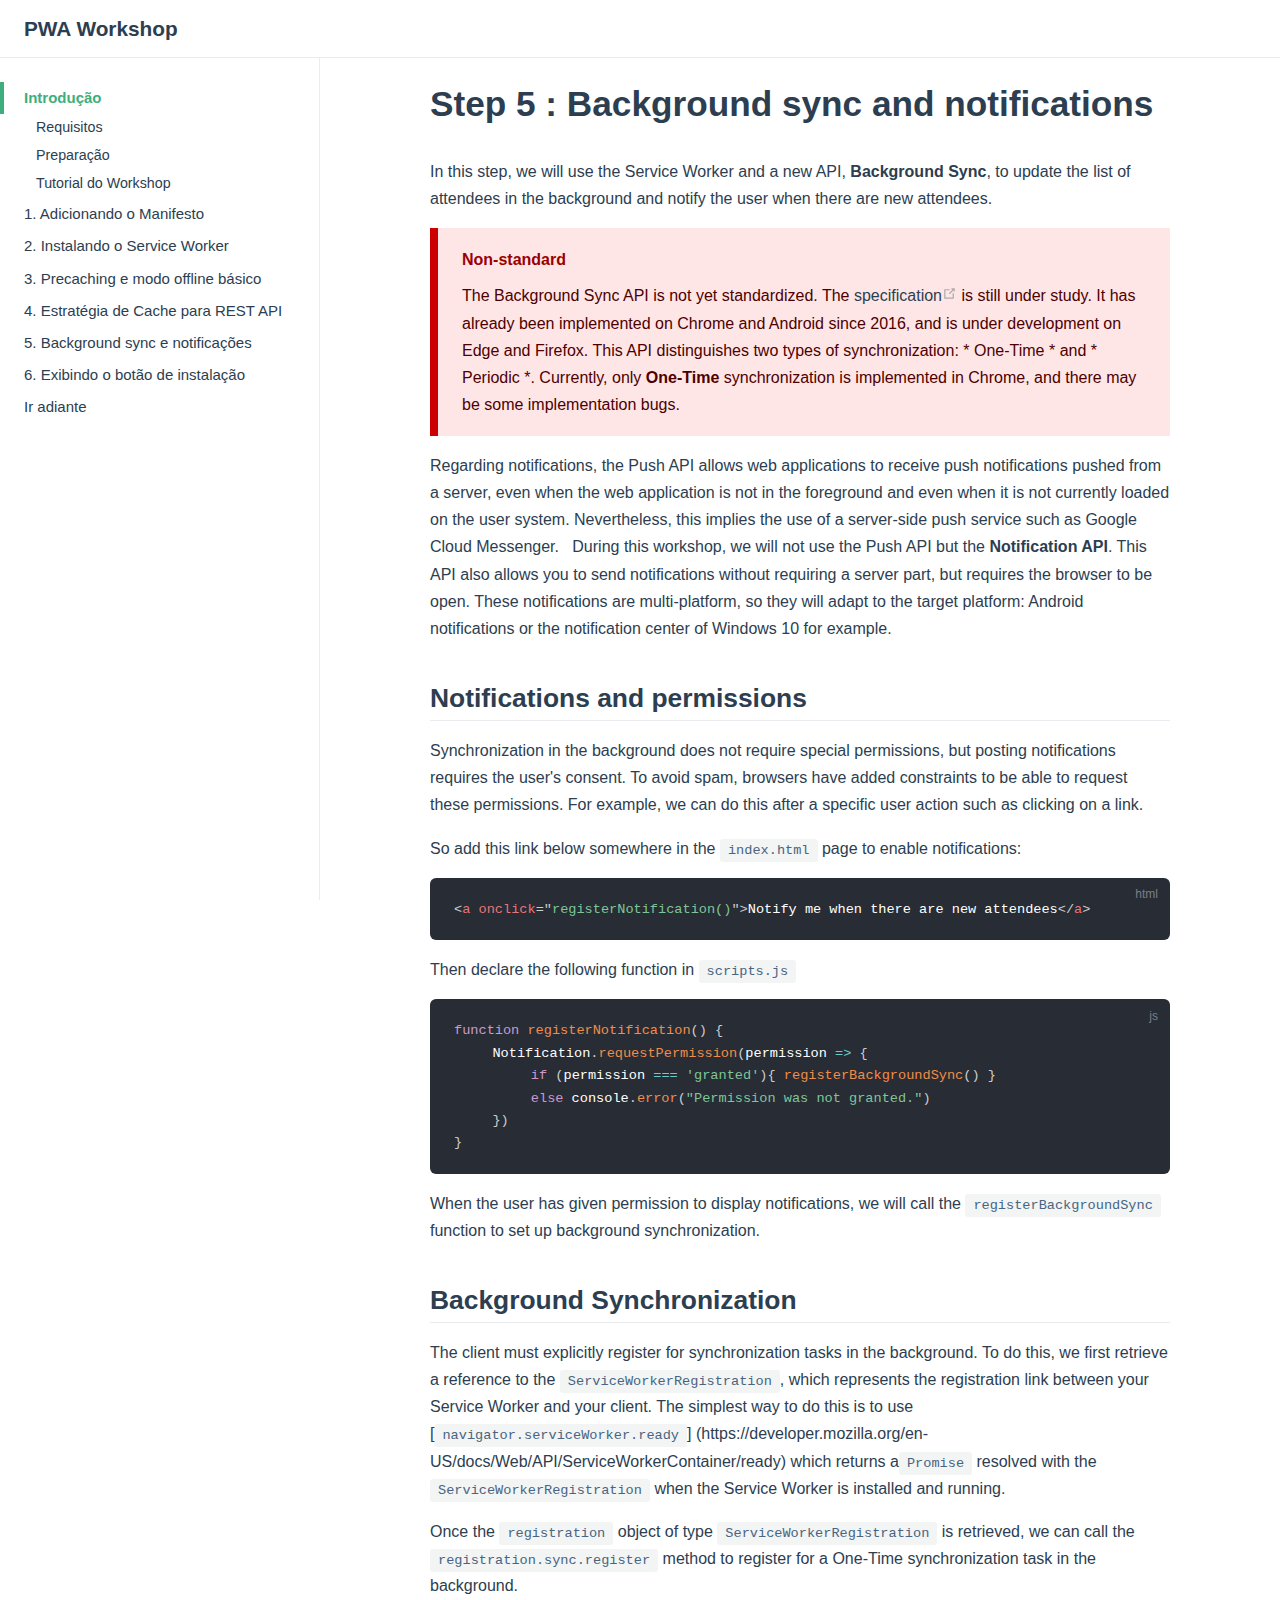
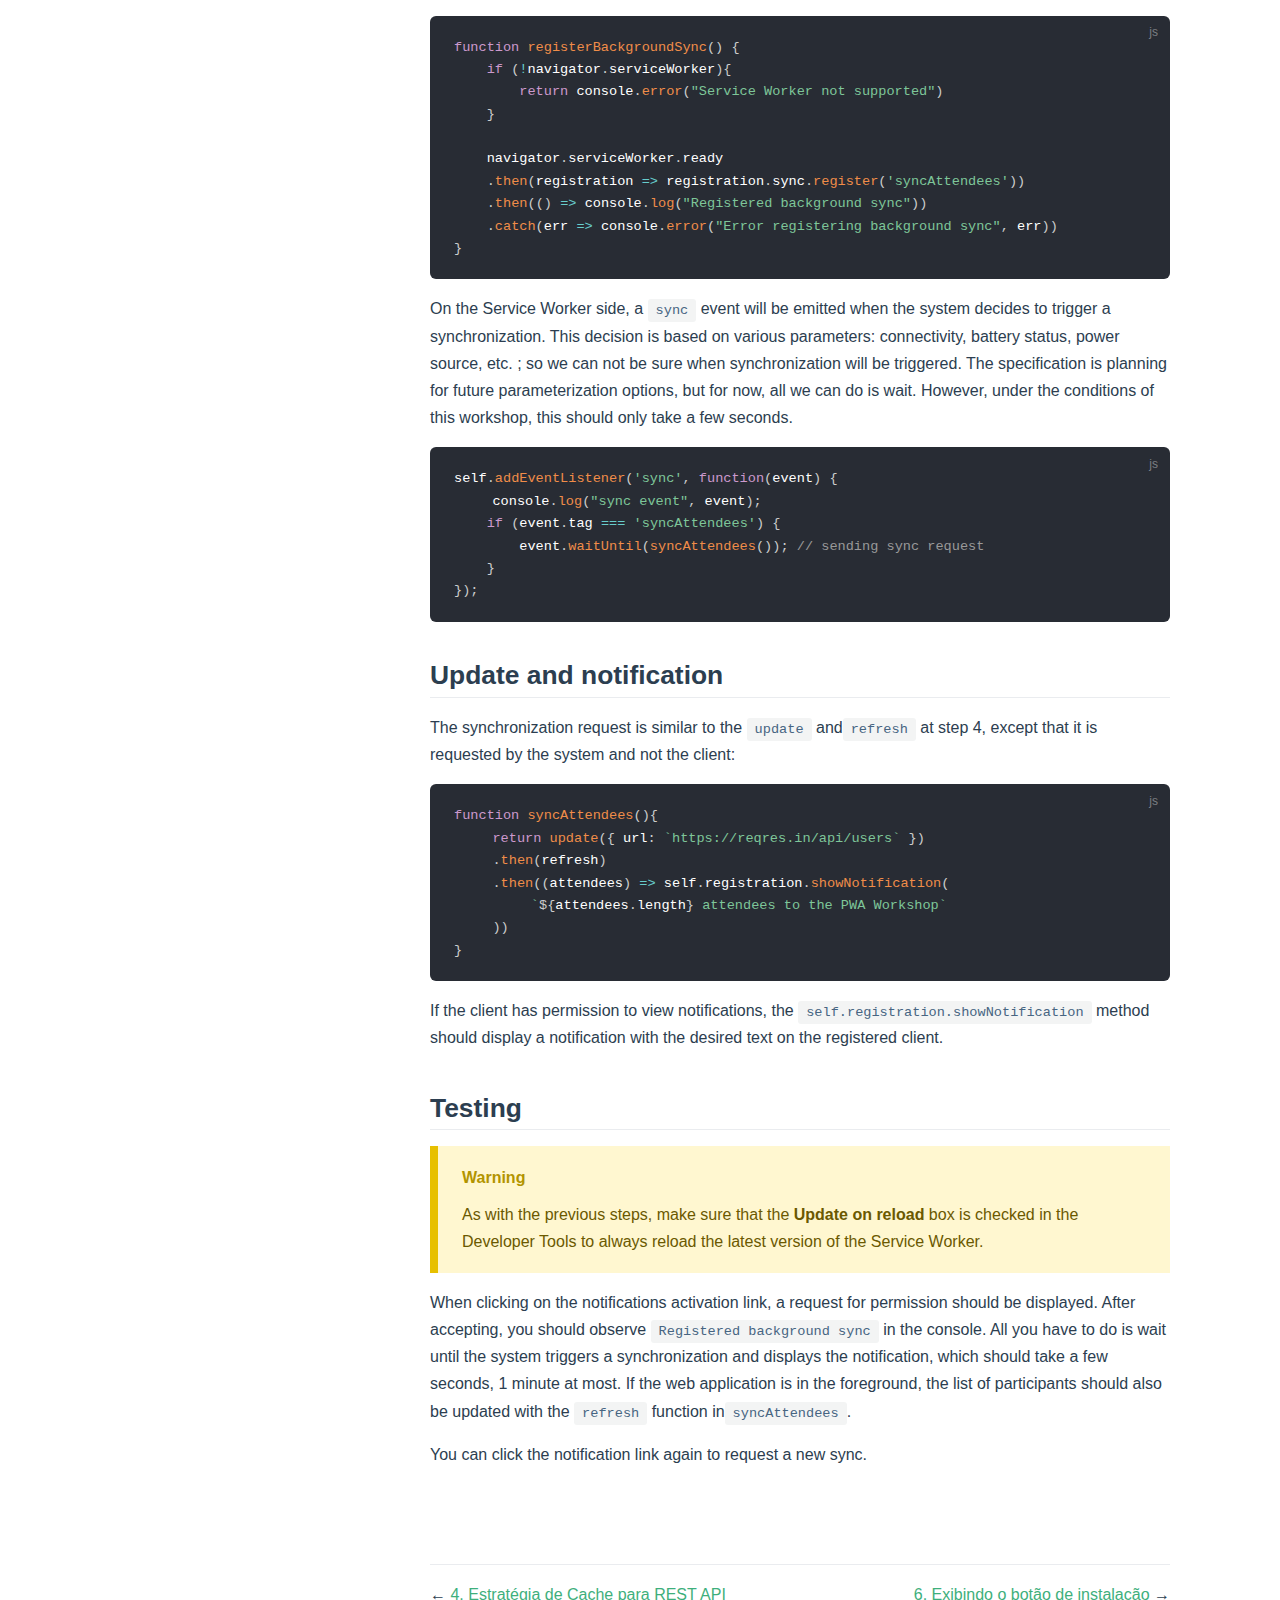
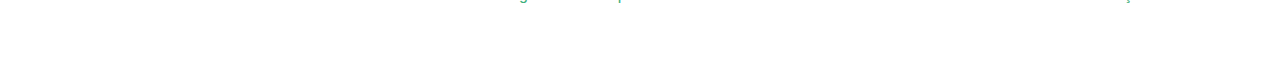
<file: 5-background-sync/index.html>
<!DOCTYPE html>
<html lang="en">

<head>
  <meta charset="utf-8">
  <meta name="viewport" content="width=device-width,initial-scale=1">
  <title>5. Background sync and notifications | PWA Workshop</title>
  <meta name="description" content="Introduction to Progressive Web Applications">
  <link rel="manifest" href="manifest.json">
  <meta name="mobile-web-app-capable" content="yes">
  <meta name="apple-mobile-web-app-capable" content="yes">
  <meta name="application-name" content="PWA Workshop Docs">
  <meta name="apple-mobile-web-app-title" content="PWA Workshop Docs">

  <link rel="preload" href="https://womakerscode.github.io/pwa-workshop/assets/css/0.styles.29df42ad.css" as="style">
  <link rel="preload" href="https://womakerscode.github.io/pwa-workshop/assets/js/app.27d2dbf1.js" as="script">
  <link rel="preload" href="https://womakerscode.github.io/pwa-workshop/assets/js/16.2bd9d4ec.js" as="script">
  <link rel="prefetch" href="https://womakerscode.github.io/pwa-workshop/assets/js/10.9725dfa9.js">
  <link rel="prefetch" href="https://womakerscode.github.io/pwa-workshop/assets/js/11.3ab35c1a.js">
  <link rel="prefetch" href="https://womakerscode.github.io/pwa-workshop/assets/js/12.1d8783c0.js">
  <link rel="prefetch" href="https://womakerscode.github.io/pwa-workshop/assets/js/13.12e452ca.js">
  <link rel="prefetch" href="https://womakerscode.github.io/pwa-workshop/assets/js/14.f551e499.js">
  <link rel="prefetch" href="https://womakerscode.github.io/pwa-workshop/assets/js/15.d183389d.js">
  <link rel="prefetch" href="https://womakerscode.github.io/pwa-workshop/assets/js/17.e0c70547.js">
  <link rel="prefetch" href="https://womakerscode.github.io/pwa-workshop/assets/js/18.1ac62902.js">
  <link rel="prefetch" href="https://womakerscode.github.io/pwa-workshop/assets/js/19.c1d9eee1.js">
  <link rel="prefetch" href="https://womakerscode.github.io/pwa-workshop/assets/js/2.23c6cee6.js">
  <link rel="prefetch" href="https://womakerscode.github.io/pwa-workshop/assets/js/20.16db73fe.js">
  <link rel="prefetch" href="https://womakerscode.github.io/pwa-workshop/assets/js/21.cd131399.js">
  <link rel="prefetch" href="https://womakerscode.github.io/pwa-workshop/assets/js/3.f38c0f84.js">
  <link rel="prefetch" href="https://womakerscode.github.io/pwa-workshop/assets/js/4.f0dfd132.js">
  <link rel="prefetch" href="https://womakerscode.github.io/pwa-workshop/assets/js/5.7c9ddfb1.js">
  <link rel="prefetch" href="https://womakerscode.github.io/pwa-workshop/assets/js/6.4db51655.js">
  <link rel="prefetch" href="https://womakerscode.github.io/pwa-workshop/assets/js/7.67599f73.js">
  <link rel="prefetch" href="https://womakerscode.github.io/pwa-workshop/assets/js/8.da3dd183.js">
  <link rel="prefetch" href="https://womakerscode.github.io/pwa-workshop/assets/js/9.c634f727.js">
  <link rel="stylesheet" href="https://womakerscode.github.io/pwa-workshop/assets/css/0.styles.29df42ad.css">
</head>

<body>
  <div id="app" data-server-rendered="true">
    <div class="theme-container">
      <header class="navbar">
        <div class="sidebar-button"><svg xmlns="http://www.w3.org/2000/svg" aria-hidden="true" role="img"
            viewBox="0 0 448 512" class="icon">
            <path fill="currentColor"
              d="M436 124H12c-6.627 0-12-5.373-12-12V80c0-6.627 5.373-12 12-12h424c6.627 0 12 5.373 12 12v32c0 6.627-5.373 12-12 12zm0 160H12c-6.627 0-12-5.373-12-12v-32c0-6.627 5.373-12 12-12h424c6.627 0 12 5.373 12 12v32c0 6.627-5.373 12-12 12zm0 160H12c-6.627 0-12-5.373-12-12v-32c0-6.627 5.373-12 12-12h424c6.627 0 12 5.373 12 12v32c0 6.627-5.373 12-12 12z">
            </path>
          </svg></div> <a href="https://womakerscode.github.io/pwa-workshop/assets/"
          class="home-link router-link-exact-active router-link-active">
          <!----> <span class="site-name">PWA Workshop</span></a>

      </header>
      <div class="sidebar-mask"></div>
      <div class="sidebar">

        <ul class="sidebar-links">
          <li><a href="https://womakerscode.github.io/pwa-workshop/assets/" class="active sidebar-link">Introdução</a>
            <ul class="sidebar-sub-headers">
              <li class="sidebar-sub-header"><a href="https://womakerscode.github.io/pwa-workshop/assets/#requirements"
                  class="sidebar-link">Requisitos</a></li>
              <li class="sidebar-sub-header"><a href="https://womakerscode.github.io/pwa-workshop/assets/#preparation"
                  class="sidebar-link">Preparação</a></li>
              <li class="sidebar-sub-header"><a
                  href="https://womakerscode.github.io/pwa-workshop/assets/#steps-of-the-workshop" class="sidebar-link">Tutorial do Workshop</a></li>
            </ul>
          </li>
          <li><a href="https://womakerscode.github.io/pwa-workshop/assets/1-manifest/" class="sidebar-link">1. Adicionando
            o Manifesto</a></li>
          <li><a href="https://womakerscode.github.io/pwa-workshop/assets/2-service-worker/" class="sidebar-link">2. Instalando o
              Service Worker</a></li>
          <li><a href="https://womakerscode.github.io/pwa-workshop/assets/3-precaching/" class="sidebar-link">3. Precaching e modo offline básico
              </a></li>
          <li><a href="https://womakerscode.github.io/pwa-workshop/assets/4-api-cache/" class="sidebar-link">4. Estratégia de Cache para REST API</a></li>
          <li><a href="https://womakerscode.github.io/pwa-workshop/assets/5-background-sync/" class="sidebar-link">5.
              Background sync e notificações</a></li>
          <li><a href="https://womakerscode.github.io/pwa-workshop/assets/6-pwa-setup/" class="sidebar-link">6. Exibindo o botão de instalação</a></li>
          <li><a href="https://womakerscode.github.io/pwa-workshop/assets/finish.html" class="sidebar-link">Ir adiante</a>
          </li>
        </ul>
      </div>
      <div class="page">
        <div class="content">
          <h1 id="step-5-background-sync-and-notifications"><a href="#step-5-background-sync-and-notifications"
              aria-hidden="true" class="header-anchor">#</a> Step 5 : Background sync and notifications</h1>
          <p>In this step, we will use the Service Worker and a new API, <strong>Background Sync</strong>, to update the
            list of attendees in the background and notify the user when there are new attendees.</p>
          <div class="danger custom-block">
            <p class="custom-block-title">Non-standard</p>
            <p>The Background Sync API is not yet standardized. The <a
                href="https://wicg.github.io/BackgroundSync/spec/" target="_blank"
                rel="noopener noreferrer">specification<svg xmlns="http://www.w3.org/2000/svg" aria-hidden="true"
                  x="0px" y="0px" viewBox="0 0 100 100" width="15" height="15" class="icon outbound">
                  <path fill="currentColor"
                    d="M18.8,85.1h56l0,0c2.2,0,4-1.8,4-4v-32h-8v28h-48v-48h28v-8h-32l0,0c-2.2,0-4,1.8-4,4v56C14.8,83.3,16.6,85.1,18.8,85.1z">
                  </path>
                  <polygon fill="currentColor"
                    points="45.7,48.7 51.3,54.3 77.2,28.5 77.2,37.2 85.2,37.2 85.2,14.9 62.8,14.9 62.8,22.9 71.5,22.9">
                  </polygon>
                </svg></a> is still under study. It has already been implemented on Chrome and Android since 2016, and
              is under development on Edge and Firefox. This API distinguishes two types of synchronization: * One-Time
              * and * Periodic *. Currently, only <strong>One-Time</strong> synchronization is implemented in Chrome,
              and there may be some implementation bugs.</p>
          </div>
          <p>Regarding notifications, the Push API allows web applications to receive push notifications pushed from a
            server, even when the web application is not in the foreground and even when it is not currently loaded on
            the user system. Nevertheless, this implies the use of a server-side push service such as Google Cloud
            Messenger.
             
            During this workshop, we will not use the Push API but the <strong>Notification API</strong>. This API also
            allows you to send notifications without requiring a server part, but requires the browser to be open. These
            notifications are multi-platform, so they will adapt to the target platform: Android notifications or the
            notification center of Windows 10 for example.</p>
          <h2 id="notifications-and-permissions"><a href="#notifications-and-permissions" aria-hidden="true"
              class="header-anchor">#</a> Notifications and permissions</h2>
          <p>Synchronization in the background does not require special permissions, but posting notifications requires
            the user's consent. To avoid spam, browsers have added constraints to be able to request these permissions.
            For example, we can do this after a specific user action such as clicking on a link.</p>
          <p>So add this link below somewhere in the <code>index.html</code> page to enable notifications:</p>
          <div class="language-html extra-class">
            <pre class="language-html"><code><span class="token tag"><span class="token tag"><span class="token punctuation">&lt;</span>a</span> <span class="token attr-name">onclick</span><span class="token attr-value"><span class="token punctuation">=</span><span class="token punctuation">&quot;</span>registerNotification()<span class="token punctuation">&quot;</span></span><span class="token punctuation">&gt;</span></span>Notify me when there are new attendees<span class="token tag"><span class="token tag"><span class="token punctuation">&lt;/</span>a</span><span class="token punctuation">&gt;</span></span>
</code></pre>
          </div>
          <p>Then declare the following function in <code>scripts.js</code></p>
          <div class="language-js extra-class">
            <pre class="language-js"><code><span class="token keyword">function</span> <span class="token function">registerNotification</span><span class="token punctuation">(</span><span class="token punctuation">)</span> <span class="token punctuation">{</span>
	Notification<span class="token punctuation">.</span><span class="token function">requestPermission</span><span class="token punctuation">(</span><span class="token parameter">permission</span> <span class="token operator">=&gt;</span> <span class="token punctuation">{</span>
		<span class="token keyword">if</span> <span class="token punctuation">(</span>permission <span class="token operator">===</span> <span class="token string">'granted'</span><span class="token punctuation">)</span><span class="token punctuation">{</span> <span class="token function">registerBackgroundSync</span><span class="token punctuation">(</span><span class="token punctuation">)</span> <span class="token punctuation">}</span>
		<span class="token keyword">else</span> console<span class="token punctuation">.</span><span class="token function">error</span><span class="token punctuation">(</span><span class="token string">&quot;Permission was not granted.&quot;</span><span class="token punctuation">)</span>
	<span class="token punctuation">}</span><span class="token punctuation">)</span>
<span class="token punctuation">}</span>
</code></pre>
          </div>
          <p>When the user has given permission to display notifications, we will call the
            <code>registerBackgroundSync</code> function to set up background synchronization.</p>
          <h2 id="background-synchronization"><a href="#background-synchronization" aria-hidden="true"
              class="header-anchor">#</a> Background Synchronization</h2>
          <p>The client must explicitly register for synchronization tasks in the background. To do this, we first
            retrieve a reference to the <code>ServiceWorkerRegistration</code>, which represents the registration link
            between your Service Worker and your client. The simplest way to do this is to use
            [<code>navigator.serviceWorker.ready</code>]
            (https://developer.mozilla.org/en-US/docs/Web/API/ServiceWorkerContainer/ready) which returns
            a<code>Promise</code> resolved with the <code>ServiceWorkerRegistration</code> when the Service Worker is
            installed and running.</p>
          <p>Once the <code>registration</code> object of type <code>ServiceWorkerRegistration</code> is retrieved, we
            can call the <code>registration.sync.register</code> method to register for a One-Time synchronization task
            in the background.</p>
          <div class="language-js extra-class">
            <pre class="language-js"><code><span class="token keyword">function</span> <span class="token function">registerBackgroundSync</span><span class="token punctuation">(</span><span class="token punctuation">)</span> <span class="token punctuation">{</span>
    <span class="token keyword">if</span> <span class="token punctuation">(</span><span class="token operator">!</span>navigator<span class="token punctuation">.</span>serviceWorker<span class="token punctuation">)</span><span class="token punctuation">{</span>
        <span class="token keyword">return</span> console<span class="token punctuation">.</span><span class="token function">error</span><span class="token punctuation">(</span><span class="token string">&quot;Service Worker not supported&quot;</span><span class="token punctuation">)</span>
    <span class="token punctuation">}</span>

    navigator<span class="token punctuation">.</span>serviceWorker<span class="token punctuation">.</span>ready
    <span class="token punctuation">.</span><span class="token function">then</span><span class="token punctuation">(</span><span class="token parameter">registration</span> <span class="token operator">=&gt;</span> registration<span class="token punctuation">.</span>sync<span class="token punctuation">.</span><span class="token function">register</span><span class="token punctuation">(</span><span class="token string">'syncAttendees'</span><span class="token punctuation">)</span><span class="token punctuation">)</span>
    <span class="token punctuation">.</span><span class="token function">then</span><span class="token punctuation">(</span><span class="token punctuation">(</span><span class="token punctuation">)</span> <span class="token operator">=&gt;</span> console<span class="token punctuation">.</span><span class="token function">log</span><span class="token punctuation">(</span><span class="token string">&quot;Registered background sync&quot;</span><span class="token punctuation">)</span><span class="token punctuation">)</span>
    <span class="token punctuation">.</span><span class="token function">catch</span><span class="token punctuation">(</span><span class="token parameter">err</span> <span class="token operator">=&gt;</span> console<span class="token punctuation">.</span><span class="token function">error</span><span class="token punctuation">(</span><span class="token string">&quot;Error registering background sync&quot;</span><span class="token punctuation">,</span> err<span class="token punctuation">)</span><span class="token punctuation">)</span>
<span class="token punctuation">}</span>
</code></pre>
          </div>
          <p>On the Service Worker side, a <code>sync</code> event will be emitted when the system decides to trigger a
            synchronization. This decision is based on various parameters: connectivity, battery status, power source,
            etc. ; so we can not be sure when synchronization will be triggered. The specification is planning for
            future parameterization options, but for now, all we can do is wait. However, under the conditions of this
            workshop, this should only take a few seconds.</p>
          <div class="language-js extra-class">
            <pre class="language-js"><code>self<span class="token punctuation">.</span><span class="token function">addEventListener</span><span class="token punctuation">(</span><span class="token string">'sync'</span><span class="token punctuation">,</span> <span class="token keyword">function</span><span class="token punctuation">(</span><span class="token parameter">event</span><span class="token punctuation">)</span> <span class="token punctuation">{</span>
	console<span class="token punctuation">.</span><span class="token function">log</span><span class="token punctuation">(</span><span class="token string">&quot;sync event&quot;</span><span class="token punctuation">,</span> event<span class="token punctuation">)</span><span class="token punctuation">;</span>
    <span class="token keyword">if</span> <span class="token punctuation">(</span>event<span class="token punctuation">.</span>tag <span class="token operator">===</span> <span class="token string">'syncAttendees'</span><span class="token punctuation">)</span> <span class="token punctuation">{</span>
        event<span class="token punctuation">.</span><span class="token function">waitUntil</span><span class="token punctuation">(</span><span class="token function">syncAttendees</span><span class="token punctuation">(</span><span class="token punctuation">)</span><span class="token punctuation">)</span><span class="token punctuation">;</span> <span class="token comment">// sending sync request</span>
    <span class="token punctuation">}</span>
<span class="token punctuation">}</span><span class="token punctuation">)</span><span class="token punctuation">;</span>
</code></pre>
          </div>
          <h2 id="update-and-notification"><a href="#update-and-notification" aria-hidden="true"
              class="header-anchor">#</a> Update and notification</h2>
          <p>The synchronization request is similar to the <code>update</code> and<code>refresh</code> at step 4, except
            that it is requested by the system and not the client:</p>
          <div class="language-js extra-class">
            <pre class="language-js"><code><span class="token keyword">function</span> <span class="token function">syncAttendees</span><span class="token punctuation">(</span><span class="token punctuation">)</span><span class="token punctuation">{</span>
	<span class="token keyword">return</span> <span class="token function">update</span><span class="token punctuation">(</span><span class="token punctuation">{</span> url<span class="token punctuation">:</span> <span class="token template-string"><span class="token string">`https://reqres.in/api/users`</span></span> <span class="token punctuation">}</span><span class="token punctuation">)</span>
    	<span class="token punctuation">.</span><span class="token function">then</span><span class="token punctuation">(</span>refresh<span class="token punctuation">)</span>
    	<span class="token punctuation">.</span><span class="token function">then</span><span class="token punctuation">(</span><span class="token punctuation">(</span><span class="token parameter">attendees</span><span class="token punctuation">)</span> <span class="token operator">=&gt;</span> self<span class="token punctuation">.</span>registration<span class="token punctuation">.</span><span class="token function">showNotification</span><span class="token punctuation">(</span>
    		<span class="token template-string"><span class="token string">`</span><span class="token interpolation"><span class="token interpolation-punctuation punctuation">${</span>attendees<span class="token punctuation">.</span>length<span class="token interpolation-punctuation punctuation">}</span></span><span class="token string"> attendees to the PWA Workshop`</span></span>
    	<span class="token punctuation">)</span><span class="token punctuation">)</span>
<span class="token punctuation">}</span>
</code></pre>
          </div>
          <p>If the client has permission to view notifications, the <code>self.registration.showNotification</code>
            method should display a notification with the desired text on the registered client.</p>
          <h2 id="testing"><a href="#testing" aria-hidden="true" class="header-anchor">#</a> Testing</h2>
          <div class="warning custom-block">
            <p class="custom-block-title">Warning</p>
            <p>As with the previous steps, make sure that the <strong>Update on reload</strong> box is checked in the
              Developer Tools to always reload the latest version of the Service Worker.</p>
          </div>
          <p>When clicking on the notifications activation link, a request for permission should be displayed. After
            accepting, you should observe <code>Registered background sync</code> in the console. All you have to do is
            wait until the system triggers a synchronization and displays the notification, which should take a few
            seconds, 1 minute at most. If the web application is in the foreground, the list of participants should also
            be updated with the <code>refresh</code> function in<code>syncAttendees</code>.</p>
          <p>You can click the notification link again to request a new sync.</p>
        </div>
        <div class="page-edit">
          <!---->
          <!---->
        </div>
        <div class="page-nav">
          <p class="inner"><span class="prev">
              ←
              <a href="https://womakerscode.github.io/pwa-workshop/assets/4-api-cache/" class="prev">
                4. Estratégia de Cache para REST API
              </a></span> <span class="next"><a href="https://womakerscode.github.io/pwa-workshop/assets/6-pwa-setup/">
                6. Exibindo o botão de instalação
              </a>
              →
            </span></p>
        </div>
      </div>
      <!---->
    </div>
  </div>
  <script src="https://womakerscode.github.io/pwa-workshop/assets/js/app.27d2dbf1.js" defer></script>
  <script src="https://womakerscode.github.io/pwa-workshop/assets/js/16.2bd9d4ec.js" defer></script>
</body>

</html>
</file>
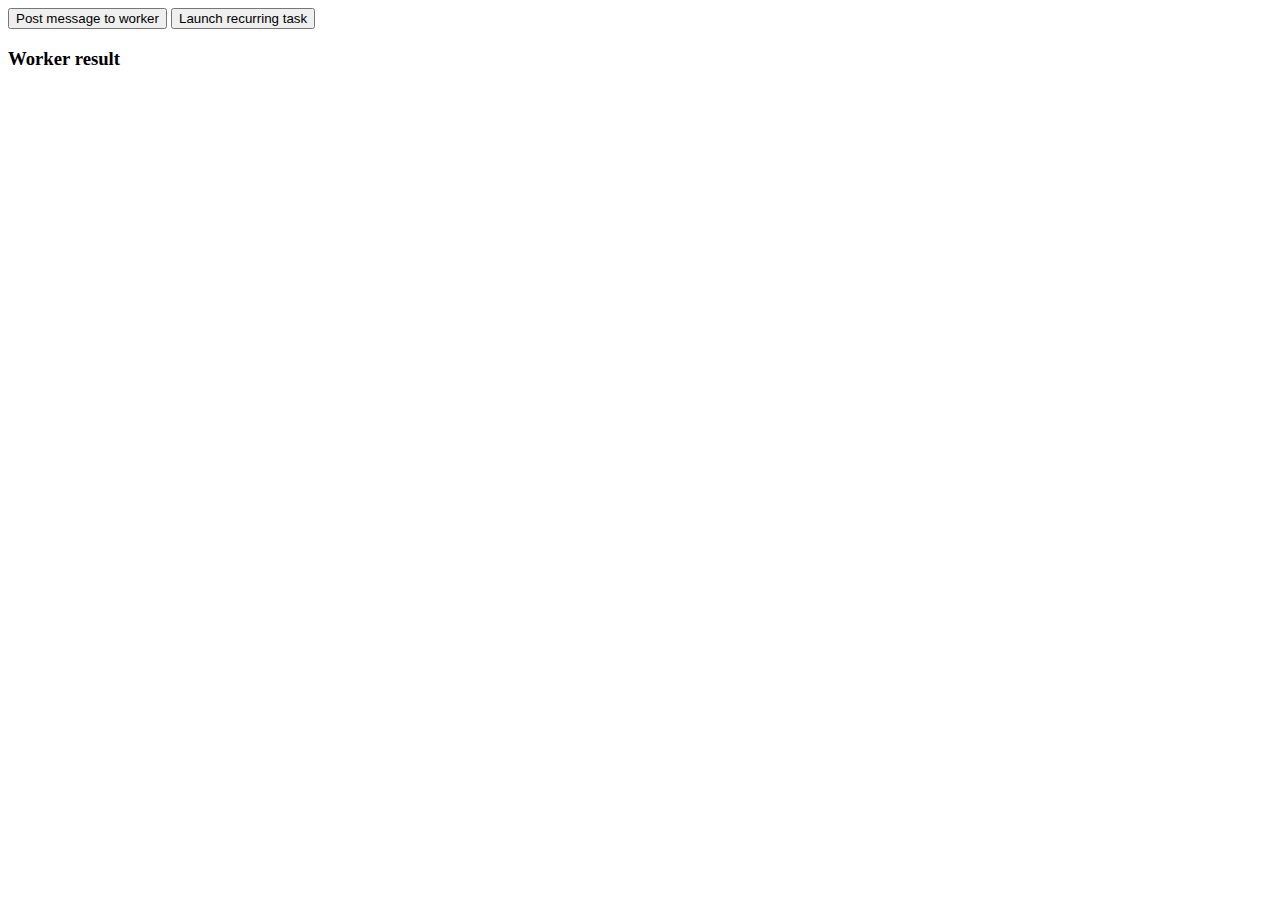
<file: samples/worker01/index.html>
<!DOCTYPE html>
<html>
<head>
    <meta charset="UTF-8">
    <script src="main.js"></script>
    <title>Web worker example</title>
</head>
<body>
    <button onclick="sendMessageToWorker()">Post message to worker</button>
    <button onclick="askWorkerToPerformRecurringTask()">Launch recurring task</button>
    <h3>Worker result</h3>
    <div id="result"></div>
</body>
</html>
</file>
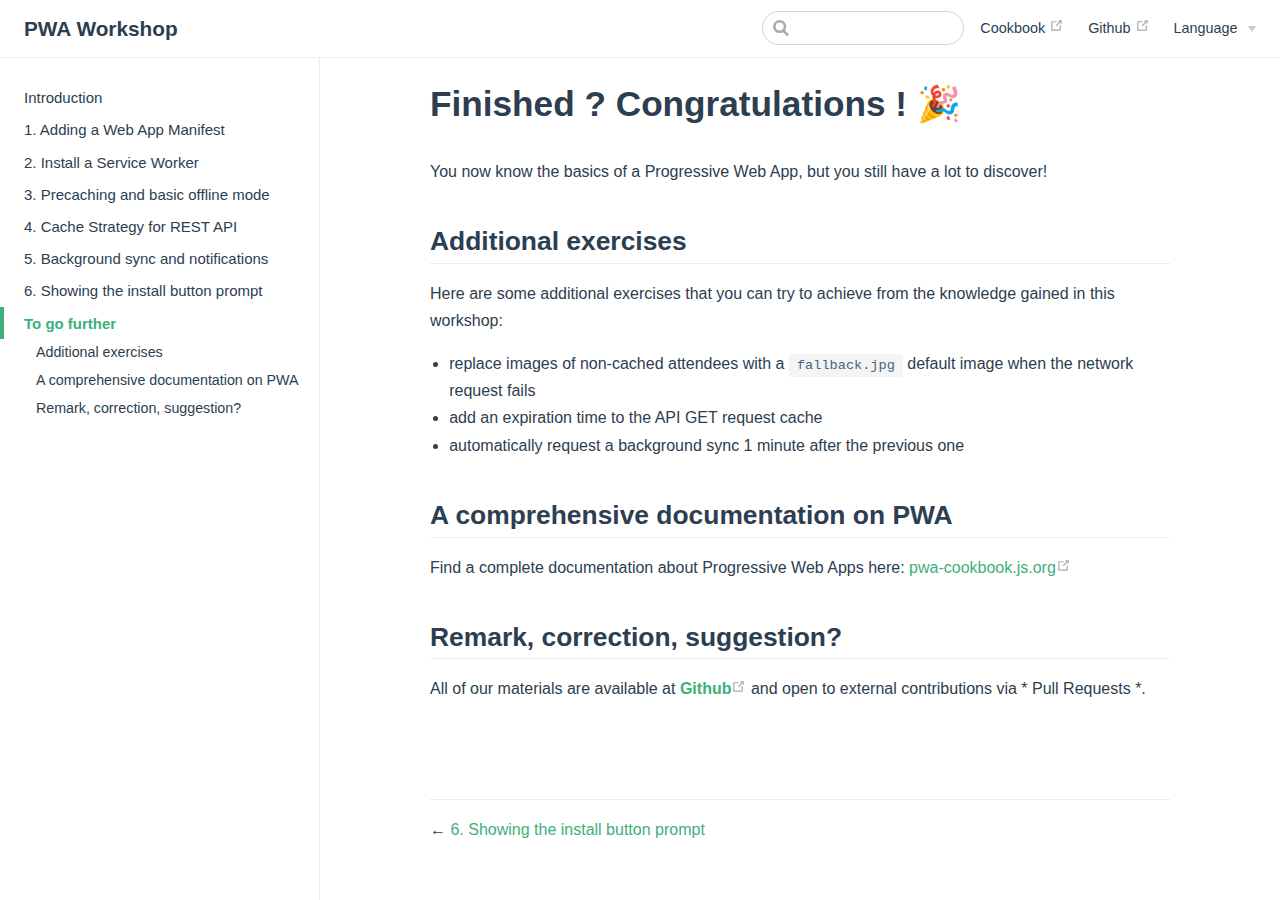
<file: finish.html>
<!DOCTYPE html>
<html lang="en">
  <head>
    <meta charset="utf-8">
    <meta name="viewport" content="width=device-width,initial-scale=1">
    <title>To go further | PWA Workshop</title>
    <meta name="description" content="Introduction to Progressive Web Applications">
    <link rel="manifest" href="manifest.json">
  <meta name="mobile-web-app-capable" content="yes">
  <meta name="apple-mobile-web-app-capable" content="yes">
  <meta name="application-name" content="PWA Workshop Docs">
  <meta name="apple-mobile-web-app-title" content="PWA Workshop Docs">
    
    <link rel="preload" href="/assets/css/0.styles.29df42ad.css" as="style"><link rel="preload" href="/assets/js/app.27d2dbf1.js" as="script"><link rel="preload" href="/assets/js/18.1ac62902.js" as="script"><link rel="prefetch" href="/assets/js/10.9725dfa9.js"><link rel="prefetch" href="/assets/js/11.3ab35c1a.js"><link rel="prefetch" href="/assets/js/12.1d8783c0.js"><link rel="prefetch" href="/assets/js/13.12e452ca.js"><link rel="prefetch" href="/assets/js/14.f551e499.js"><link rel="prefetch" href="/assets/js/15.d183389d.js"><link rel="prefetch" href="/assets/js/16.2bd9d4ec.js"><link rel="prefetch" href="/assets/js/17.e0c70547.js"><link rel="prefetch" href="/assets/js/19.c1d9eee1.js"><link rel="prefetch" href="/assets/js/2.23c6cee6.js"><link rel="prefetch" href="/assets/js/20.16db73fe.js"><link rel="prefetch" href="/assets/js/21.cd131399.js"><link rel="prefetch" href="/assets/js/3.f38c0f84.js"><link rel="prefetch" href="/assets/js/4.f0dfd132.js"><link rel="prefetch" href="/assets/js/5.7c9ddfb1.js"><link rel="prefetch" href="/assets/js/6.4db51655.js"><link rel="prefetch" href="/assets/js/7.67599f73.js"><link rel="prefetch" href="/assets/js/8.da3dd183.js"><link rel="prefetch" href="/assets/js/9.c634f727.js">
    <link rel="stylesheet" href="/assets/css/0.styles.29df42ad.css">
  </head>
  <body>
    <div id="app" data-server-rendered="true"><div class="theme-container"><header class="navbar"><div class="sidebar-button"><svg xmlns="http://www.w3.org/2000/svg" aria-hidden="true" role="img" viewBox="0 0 448 512" class="icon"><path fill="currentColor" d="M436 124H12c-6.627 0-12-5.373-12-12V80c0-6.627 5.373-12 12-12h424c6.627 0 12 5.373 12 12v32c0 6.627-5.373 12-12 12zm0 160H12c-6.627 0-12-5.373-12-12v-32c0-6.627 5.373-12 12-12h424c6.627 0 12 5.373 12 12v32c0 6.627-5.373 12-12 12zm0 160H12c-6.627 0-12-5.373-12-12v-32c0-6.627 5.373-12 12-12h424c6.627 0 12 5.373 12 12v32c0 6.627-5.373 12-12 12z"></path></svg></div> <a href="/" class="home-link router-link-active"><!----> <span class="site-name">PWA Workshop</span></a> <div class="links" style="max-width:nullpx;"><div class="search-box"><input aria-label="Search" autocomplete="off" spellcheck="false" value=""> <!----></div> <nav class="nav-links can-hide"><div class="nav-item"><a href="https://pwa-cookbook.js.org" target="_blank" rel="noopener noreferrer" class="nav-link external">
  Cookbook
  <svg xmlns="http://www.w3.org/2000/svg" aria-hidden="true" x="0px" y="0px" viewBox="0 0 100 100" width="15" height="15" class="icon outbound"><path fill="currentColor" d="M18.8,85.1h56l0,0c2.2,0,4-1.8,4-4v-32h-8v28h-48v-48h28v-8h-32l0,0c-2.2,0-4,1.8-4,4v56C14.8,83.3,16.6,85.1,18.8,85.1z"></path> <polygon fill="currentColor" points="45.7,48.7 51.3,54.3 77.2,28.5 77.2,37.2 85.2,37.2 85.2,14.9 62.8,14.9 62.8,22.9 71.5,22.9"></polygon></svg></a></div><div class="nav-item"><a href="https://github.com/sylvainpolletvillard/pwa-workshop" target="_blank" rel="noopener noreferrer" class="nav-link external">
  Github
  <svg xmlns="http://www.w3.org/2000/svg" aria-hidden="true" x="0px" y="0px" viewBox="0 0 100 100" width="15" height="15" class="icon outbound"><path fill="currentColor" d="M18.8,85.1h56l0,0c2.2,0,4-1.8,4-4v-32h-8v28h-48v-48h28v-8h-32l0,0c-2.2,0-4,1.8-4,4v56C14.8,83.3,16.6,85.1,18.8,85.1z"></path> <polygon fill="currentColor" points="45.7,48.7 51.3,54.3 77.2,28.5 77.2,37.2 85.2,37.2 85.2,14.9 62.8,14.9 62.8,22.9 71.5,22.9"></polygon></svg></a></div><div class="nav-item"><div class="dropdown-wrapper"><a class="dropdown-title"><span class="title">Language</span> <span class="arrow right"></span></a> <ul class="nav-dropdown" style="display:none;"><li class="dropdown-item"><!----> <a href="/finish.html" class="nav-link router-link-exact-active router-link-active">English</a></li><li class="dropdown-item"><!----> <a href="/fr/finish.html" class="nav-link">Français</a></li></ul></div></div> <!----></nav></div></header> <div class="sidebar-mask"></div> <div class="sidebar"><nav class="nav-links"><div class="nav-item"><a href="https://pwa-cookbook.js.org" target="_blank" rel="noopener noreferrer" class="nav-link external">
  Cookbook
  <svg xmlns="http://www.w3.org/2000/svg" aria-hidden="true" x="0px" y="0px" viewBox="0 0 100 100" width="15" height="15" class="icon outbound"><path fill="currentColor" d="M18.8,85.1h56l0,0c2.2,0,4-1.8,4-4v-32h-8v28h-48v-48h28v-8h-32l0,0c-2.2,0-4,1.8-4,4v56C14.8,83.3,16.6,85.1,18.8,85.1z"></path> <polygon fill="currentColor" points="45.7,48.7 51.3,54.3 77.2,28.5 77.2,37.2 85.2,37.2 85.2,14.9 62.8,14.9 62.8,22.9 71.5,22.9"></polygon></svg></a></div><div class="nav-item"><a href="https://github.com/sylvainpolletvillard/pwa-workshop" target="_blank" rel="noopener noreferrer" class="nav-link external">
  Github
  <svg xmlns="http://www.w3.org/2000/svg" aria-hidden="true" x="0px" y="0px" viewBox="0 0 100 100" width="15" height="15" class="icon outbound"><path fill="currentColor" d="M18.8,85.1h56l0,0c2.2,0,4-1.8,4-4v-32h-8v28h-48v-48h28v-8h-32l0,0c-2.2,0-4,1.8-4,4v56C14.8,83.3,16.6,85.1,18.8,85.1z"></path> <polygon fill="currentColor" points="45.7,48.7 51.3,54.3 77.2,28.5 77.2,37.2 85.2,37.2 85.2,14.9 62.8,14.9 62.8,22.9 71.5,22.9"></polygon></svg></a></div><div class="nav-item"><div class="dropdown-wrapper"><a class="dropdown-title"><span class="title">Language</span> <span class="arrow right"></span></a> <ul class="nav-dropdown" style="display:none;"><li class="dropdown-item"><!----> <a href="/finish.html" class="nav-link router-link-exact-active router-link-active">English</a></li><li class="dropdown-item"><!----> <a href="/fr/finish.html" class="nav-link">Français</a></li></ul></div></div> <!----></nav>  <ul class="sidebar-links"><li><a href="/" class="sidebar-link">Introduction</a></li><li><a href="/1-manifest/" class="sidebar-link">1. Adding a Web App Manifest</a></li><li><a href="/2-service-worker/" class="sidebar-link">2. Install a Service Worker</a></li><li><a href="/3-precaching/" class="sidebar-link">3. Precaching and basic offline mode</a></li><li><a href="/4-api-cache/" class="sidebar-link">4. Cache Strategy for REST API</a></li><li><a href="/5-background-sync/" class="sidebar-link">5. Background sync and notifications</a></li><li><a href="/6-pwa-setup/" class="sidebar-link">6. Showing the install button prompt</a></li><li><a href="/finish.html" class="active sidebar-link">To go further</a><ul class="sidebar-sub-headers"><li class="sidebar-sub-header"><a href="/finish.html#additional-exercises" class="sidebar-link">Additional exercises</a></li><li class="sidebar-sub-header"><a href="/finish.html#a-comprehensive-documentation-on-pwa" class="sidebar-link">A comprehensive documentation on PWA</a></li><li class="sidebar-sub-header"><a href="/finish.html#remark-correction-suggestion" class="sidebar-link">Remark, correction, suggestion?</a></li></ul></li></ul> </div> <div class="page"> <div class="content"><h1 id="finished-congratulations-🎉"><a href="#finished-congratulations-🎉" aria-hidden="true" class="header-anchor">#</a> Finished ? Congratulations ! 🎉</h1> <p>You now know the basics of a Progressive Web App, but you still have a lot to discover!</p> <h2 id="additional-exercises"><a href="#additional-exercises" aria-hidden="true" class="header-anchor">#</a> Additional exercises</h2> <p>Here are some additional exercises that you can try to achieve from the knowledge gained in this workshop:</p> <ul><li>replace images of non-cached attendees with a <code>fallback.jpg</code> default image when the network request fails</li> <li>add an expiration time to the API GET request cache</li> <li>automatically request a background sync 1 minute after the previous one</li></ul> <h2 id="a-comprehensive-documentation-on-pwa"><a href="#a-comprehensive-documentation-on-pwa" aria-hidden="true" class="header-anchor">#</a> A comprehensive documentation on PWA</h2> <p>Find a complete documentation about Progressive Web Apps here: <a href="http://pwa-cookbook.js.org" target="_blank" rel="noopener noreferrer">pwa-cookbook.js.org<svg xmlns="http://www.w3.org/2000/svg" aria-hidden="true" x="0px" y="0px" viewBox="0 0 100 100" width="15" height="15" class="icon outbound"><path fill="currentColor" d="M18.8,85.1h56l0,0c2.2,0,4-1.8,4-4v-32h-8v28h-48v-48h28v-8h-32l0,0c-2.2,0-4,1.8-4,4v56C14.8,83.3,16.6,85.1,18.8,85.1z"></path> <polygon fill="currentColor" points="45.7,48.7 51.3,54.3 77.2,28.5 77.2,37.2 85.2,37.2 85.2,14.9 62.8,14.9 62.8,22.9 71.5,22.9"></polygon></svg></a></p> <h2 id="remark-correction-suggestion"><a href="#remark-correction-suggestion" aria-hidden="true" class="header-anchor">#</a> Remark, correction, suggestion?</h2> <p>All of our materials are available at <a href="https://github.com/sylvainpolletvillard/pwa-workshop" target="_blank" rel="noopener noreferrer"><strong>Github</strong><svg xmlns="http://www.w3.org/2000/svg" aria-hidden="true" x="0px" y="0px" viewBox="0 0 100 100" width="15" height="15" class="icon outbound"><path fill="currentColor" d="M18.8,85.1h56l0,0c2.2,0,4-1.8,4-4v-32h-8v28h-48v-48h28v-8h-32l0,0c-2.2,0-4,1.8-4,4v56C14.8,83.3,16.6,85.1,18.8,85.1z"></path> <polygon fill="currentColor" points="45.7,48.7 51.3,54.3 77.2,28.5 77.2,37.2 85.2,37.2 85.2,14.9 62.8,14.9 62.8,22.9 71.5,22.9"></polygon></svg></a> and open to external contributions via * Pull Requests *.</p></div> <div class="page-edit"><!----> <!----></div> <div class="page-nav"><p class="inner"><span class="prev">
        ←
        <a href="/6-pwa-setup/" class="prev">
          6. Showing the install button prompt
        </a></span> <!----></p></div> </div> <!----></div></div>
    <script src="/assets/js/app.27d2dbf1.js" defer></script><script src="/assets/js/18.1ac62902.js" defer></script>
  </body>
</html>
</file>
<file: assets/css/0.styles.29df42ad.css>
.home{padding:3.6rem 2rem 0;max-width:960px;margin:0 auto}.home .hero{text-align:center}.home .hero img{max-width:100%;max-height:280px;display:block;margin:3rem auto 1.5rem}.home .hero h1{font-size:3rem}.home .hero .action,.home .hero .description,.home .hero h1{margin:1.8rem auto}.home .hero .description{max-width:35rem;font-size:1.6rem;line-height:1.3;color:#6a8bad}.home .hero .action-button{display:inline-block;font-size:1.2rem;color:#fff;background-color:#3eaf7c;padding:.8rem 1.6rem;border-radius:4px;transition:background-color .1s ease;box-sizing:border-box;border-bottom:1px solid #389d70}.home .hero .action-button:hover{background-color:#4abf8a}.home .features{border-top:1px solid #eaecef;padding:1.2rem 0;margin-top:2.5rem;display:flex;flex-wrap:wrap;align-items:flex-start;align-content:stretch;justify-content:space-between}.home .feature{flex-grow:1;flex-basis:30%;max-width:30%}.home .feature h2{font-size:1.4rem;font-weight:500;border-bottom:none;padding-bottom:0;color:#3a5169}.home .feature p{color:#4e6e8e}.home .footer{padding:2.5rem;border-top:1px solid #eaecef;text-align:center;color:#4e6e8e}@media (max-width:719px){.home .features{flex-direction:column}.home .feature{max-width:100%;padding:0 2.5rem}}@media (max-width:419px){.home{padding-left:1.5rem;padding-right:1.5rem}.home .hero img{max-height:210px;margin:2rem auto 1.2rem}.home .hero h1{font-size:2rem}.home .hero .action,.home .hero .description,.home .hero h1{margin:1.2rem auto}.home .hero .description{font-size:1.2rem}.home .hero .action-button{font-size:1rem;padding:.6rem 1.2rem}.home .feature h2{font-size:1.25rem}}details[data-v-1bf9d1e0]{padding:.5em 1em;background-color:#cfc;border-radius:5px}summary[data-v-1bf9d1e0]{outline:none;cursor:help}.search-box{display:inline-block;position:relative;margin-right:1rem}.search-box input{cursor:text;width:10rem;color:#4e6e8e;display:inline-block;border:1px solid #cfd4db;border-radius:2rem;font-size:.9rem;line-height:2rem;padding:0 .5rem 0 2rem;outline:none;transition:all .2s ease;background:#fff url(/assets/img/search.83621669.svg) .6rem .5rem no-repeat;background-size:1rem}.search-box input:focus{cursor:auto;border-color:#3eaf7c}.search-box .suggestions{background:#fff;width:20rem;position:absolute;top:1.5rem;border:1px solid #cfd4db;border-radius:6px;padding:.4rem;list-style-type:none}.search-box .suggestions.align-right{right:0}.search-box .suggestion{line-height:1.4;padding:.4rem .6rem;border-radius:4px;cursor:pointer}.search-box .suggestion a{white-space:normal;color:#5d82a6}.search-box .suggestion a .page-title{font-weight:600}.search-box .suggestion a .header{font-size:.9em;margin-left:.25em}.search-box .suggestion.focused{background-color:#f3f4f5}.search-box .suggestion.focused a{color:#3eaf7c}@media (max-width:959px){.search-box input{cursor:pointer;width:0;border-color:transparent;position:relative}.search-box input:focus{cursor:text;left:0;width:10rem}}@media (max-width:959px) and (min-width:719px){.search-box .suggestions{left:0}}@media (max-width:719px){.search-box{margin-right:0}.search-box input{left:1rem}.search-box .suggestions{right:0}}@media (max-width:419px){.search-box .suggestions{width:calc(100vw - 4rem)}.search-box input:focus{width:8rem}}.dropdown-enter,.dropdown-leave-to{height:0!important}.dropdown-wrapper{cursor:pointer}.dropdown-wrapper .dropdown-title{display:block}.dropdown-wrapper .dropdown-title:hover{border-color:transparent}.dropdown-wrapper .dropdown-title .arrow{vertical-align:middle;margin-top:-1px;margin-left:.4rem}.dropdown-wrapper .nav-dropdown .dropdown-item{color:inherit;line-height:1.7rem}.dropdown-wrapper .nav-dropdown .dropdown-item h4{margin:.45rem 0 0;border-top:1px solid #eee;padding:.45rem 1.5rem 0 1.25rem}.dropdown-wrapper .nav-dropdown .dropdown-item .dropdown-subitem-wrapper{padding:0;list-style:none}.dropdown-wrapper .nav-dropdown .dropdown-item .dropdown-subitem-wrapper .dropdown-subitem{font-size:.9em}.dropdown-wrapper .nav-dropdown .dropdown-item a{display:block;line-height:1.7rem;position:relative;border-bottom:none;font-weight:400;margin-bottom:0;padding:0 1.5rem 0 1.25rem}.dropdown-wrapper .nav-dropdown .dropdown-item a.router-link-active,.dropdown-wrapper .nav-dropdown .dropdown-item a:hover{color:#3eaf7c}.dropdown-wrapper .nav-dropdown .dropdown-item a.router-link-active:after{content:"";width:0;height:0;border-left:5px solid #3eaf7c;border-top:3px solid transparent;border-bottom:3px solid transparent;position:absolute;top:calc(50% - 2px);left:9px}.dropdown-wrapper .nav-dropdown .dropdown-item:first-child h4{margin-top:0;padding-top:0;border-top:0}@media (max-width:719px){.dropdown-wrapper.open .dropdown-title{margin-bottom:.5rem}.dropdown-wrapper .nav-dropdown{transition:height .1s ease-out;overflow:hidden}.dropdown-wrapper .nav-dropdown .dropdown-item h4{border-top:0;margin-top:0;padding-top:0}.dropdown-wrapper .nav-dropdown .dropdown-item>a,.dropdown-wrapper .nav-dropdown .dropdown-item h4{font-size:15px;line-height:2rem}.dropdown-wrapper .nav-dropdown .dropdown-item .dropdown-subitem{font-size:14px;padding-left:1rem}}@media (min-width:719px){.dropdown-wrapper{height:1.8rem}.dropdown-wrapper:hover .nav-dropdown{display:block!important}.dropdown-wrapper .dropdown-title .arrow{border-left:4px solid transparent;border-right:4px solid transparent;border-top:6px solid #ccc;border-bottom:0}.dropdown-wrapper .nav-dropdown{display:none;height:auto!important;box-sizing:border-box;max-height:calc(100vh - 2.7rem);overflow-y:auto;position:absolute;top:100%;right:0;background-color:#fff;padding:.6rem 0;border:1px solid #ddd;border-bottom-color:#ccc;text-align:left;border-radius:.25rem;white-space:nowrap;margin:0}}.nav-links{display:inline-block}.nav-links a{line-height:1.4rem;color:inherit}.nav-links a.router-link-active,.nav-links a:hover{color:#3eaf7c}.nav-links .nav-item{position:relative;display:inline-block;margin-left:1.5rem;line-height:2rem}.nav-links .nav-item:first-child{margin-left:0}.nav-links .repo-link{margin-left:1.5rem}@media (max-width:719px){.nav-links .nav-item,.nav-links .repo-link{margin-left:0}}@media (min-width:719px){.nav-links a.router-link-active,.nav-links a:hover{color:#2c3e50}.nav-item>a:not(.external).router-link-active,.nav-item>a:not(.external):hover{margin-bottom:-2px;border-bottom:2px solid #46bd87}}.navbar{padding:.7rem 1.5rem;line-height:2.2rem;position:relative}.navbar a,.navbar img,.navbar span{display:inline-block}.navbar .logo{height:2.2rem;min-width:2.2rem;margin-right:.8rem;vertical-align:top}.navbar .site-name{font-size:1.3rem;font-weight:600;color:#2c3e50;position:relative}.navbar .links{padding-left:1.5rem;box-sizing:border-box;background-color:#fff;white-space:nowrap;font-size:.9rem;position:absolute;right:1.5rem;top:.7rem;display:flex}.navbar .links .search-box{flex:0 0 auto;vertical-align:top}.navbar .links .nav-links{flex:1}@media (max-width:719px){.navbar{padding-left:4rem}.navbar .can-hide{display:none}.navbar .links{padding-left:1.5rem}}.page-edit,.page-nav{max-width:740px;margin:0 auto;padding:2rem 2.5rem}@media (max-width:959px){.page-edit,.page-nav{padding:2rem}}@media (max-width:419px){.page-edit,.page-nav{padding:1.5rem}}.page{padding-bottom:2rem}.page-edit{padding-top:1rem;padding-bottom:1rem;overflow:auto}.page-edit .edit-link{display:inline-block}.page-edit .edit-link a{color:#4e6e8e;margin-right:.25rem}.page-edit .last-updated{float:right;font-size:.9em}.page-edit .last-updated .prefix{font-weight:500;color:#4e6e8e}.page-edit .last-updated .time{font-weight:400;color:#aaa}.page-nav{padding-top:1rem;padding-bottom:0}.page-nav .inner{min-height:2rem;margin-top:0;border-top:1px solid #eaecef;padding-top:1rem;overflow:auto}.page-nav .next{float:right}@media (max-width:719px){.page-edit .edit-link{margin-bottom:.5rem}.page-edit .last-updated{font-size:.8em;float:none;text-align:left}}.sidebar .sidebar-sub-headers{padding-left:1rem;font-size:.95em}a.sidebar-link{font-weight:400;display:inline-block;color:#2c3e50;border-left:.25rem solid transparent;padding:.35rem 1rem .35rem 1.25rem;line-height:1.4;width:100%;box-sizing:border-box}a.sidebar-link:hover{color:#3eaf7c}a.sidebar-link.active{font-weight:600;color:#3eaf7c;border-left-color:#3eaf7c}.sidebar-group a.sidebar-link{padding-left:2rem}.sidebar-sub-headers a.sidebar-link{padding-top:.25rem;padding-bottom:.25rem;border-left:none}.sidebar-sub-headers a.sidebar-link.active{font-weight:500}.sidebar-button{display:none;width:1.25rem;height:1.25rem;position:absolute;padding:.6rem;top:.6rem;left:1rem;cursor:pointer}.sidebar-button .icon{display:block;width:1.25rem;height:1.25rem}@media (max-width:719px){.sidebar-button{display:block}}.sidebar ul{padding:0;margin:0;list-style-type:none}.sidebar a{display:inline-block}.sidebar .nav-links{display:none;border-bottom:1px solid #eaecef;padding:.5rem 0 .75rem 0}.sidebar .nav-links a{font-weight:600}.sidebar .nav-links .nav-item,.sidebar .nav-links .repo-link{display:block;line-height:1.25rem;font-size:1.1em;padding:.5rem 0 .5rem 1.5rem}.sidebar .sidebar-links{padding:1.5rem 0}@media (max-width:719px){.sidebar .nav-links{display:block}.sidebar .nav-links .dropdown-wrapper .nav-dropdown .dropdown-item a.router-link-active:after{top:calc(1rem - 2px)}.sidebar .sidebar-links{padding:1rem 0}}.sw-update-popup{position:fixed;right:1em;bottom:1em;padding:1em;border:1px solid #3eaf7c;border-radius:3px;background:#fff;box-shadow:0 4px 16px rgba(0,0,0,.5);text-align:center}.sw-update-popup button{margin-top:.5em;padding:.25em 2em}.sw-update-popup-enter-active,.sw-update-popup-leave-active{transition:opacity .3s,transform .3s}.sw-update-popup-enter,.sw-update-popup-leave-to{opacity:0;transform:translateY(50%) scale(.5)}code[class*=language-],pre[class*=language-]{color:#ccc;background:none;font-family:Consolas,Monaco,Andale Mono,Ubuntu Mono,monospace;font-size:1em;text-align:left;white-space:pre;word-spacing:normal;word-break:normal;word-wrap:normal;line-height:1.5;tab-size:4;hyphens:none}pre[class*=language-]{padding:1em;margin:.5em 0;overflow:auto}:not(pre)>code[class*=language-],pre[class*=language-]{background:#2d2d2d}:not(pre)>code[class*=language-]{padding:.1em;border-radius:.3em;white-space:normal}.token.block-comment,.token.cdata,.token.comment,.token.doctype,.token.prolog{color:#999}.token.punctuation{color:#ccc}.token.attr-name,.token.deleted,.token.namespace,.token.tag{color:#e2777a}.token.function-name{color:#6196cc}.token.boolean,.token.function,.token.number{color:#f08d49}.token.class-name,.token.constant,.token.property,.token.symbol{color:#f8c555}.token.atrule,.token.builtin,.token.important,.token.keyword,.token.selector{color:#cc99cd}.token.attr-value,.token.char,.token.regex,.token.string,.token.variable{color:#7ec699}.token.entity,.token.operator,.token.url{color:#67cdcc}.token.bold,.token.important{font-weight:700}.token.italic{font-style:italic}.token.entity{cursor:help}.token.inserted{color:green}#nprogress{pointer-events:none}#nprogress .bar{background:#3eaf7c;position:fixed;z-index:1031;top:0;left:0;width:100%;height:2px}#nprogress .peg{display:block;position:absolute;right:0;width:100px;height:100%;box-shadow:0 0 10px #3eaf7c,0 0 5px #3eaf7c;opacity:1;transform:rotate(3deg) translateY(-4px)}#nprogress .spinner{display:block;position:fixed;z-index:1031;top:15px;right:15px}#nprogress .spinner-icon{width:18px;height:18px;box-sizing:border-box;border:2px solid transparent;border-top-color:#3eaf7c;border-left-color:#3eaf7c;border-radius:50%;animation:nprogress-spinner .4s linear infinite}.nprogress-custom-parent{overflow:hidden;position:relative}.nprogress-custom-parent #nprogress .bar,.nprogress-custom-parent #nprogress .spinner{position:absolute}@keyframes nprogress-spinner{0%{transform:rotate(0deg)}to{transform:rotate(1turn)}}.content code{color:#476582;padding:.25rem .5rem;margin:0;font-size:.85em;background-color:rgba(27,31,35,.05);border-radius:3px}.content pre,.content pre[class*=language-]{line-height:1.4;padding:1.25rem 1.5rem;margin:.85rem 0;background-color:#282c34;border-radius:6px;overflow:auto}.content pre[class*=language-] code,.content pre code{color:#fff;padding:0;background-color:transparent;border-radius:0}div[class*=language-]{position:relative;background-color:#282c34;border-radius:6px}div[class*=language-] .highlight-lines{-webkit-user-select:none;-moz-user-select:none;-ms-user-select:none;user-select:none;padding-top:1.3rem;position:absolute;top:0;left:0;width:100%;line-height:1.4}div[class*=language-] .highlight-lines .highlighted{background-color:rgba(0,0,0,.66)}div[class*=language-] pre,div[class*=language-] pre[class*=language-]{background:transparent;position:relative;z-index:1}div[class*=language-]:before{position:absolute;z-index:3;top:.8em;right:1em;font-size:.75rem;color:hsla(0,0%,100%,.4)}div[class*=language-]:not(.line-numbers-mode) .line-numbers-wrapper{display:none}div[class*=language-].line-numbers-mode .highlight-lines .highlighted{position:relative}div[class*=language-].line-numbers-mode .highlight-lines .highlighted:before{content:" ";position:absolute;z-index:3;left:0;top:0;display:block;width:3.5rem;height:100%;background-color:rgba(0,0,0,.66)}div[class*=language-].line-numbers-mode pre{padding-left:4.5rem;vertical-align:middle}div[class*=language-].line-numbers-mode .line-numbers-wrapper{position:absolute;top:0;width:3.5rem;text-align:center;color:hsla(0,0%,100%,.3);padding:1.25rem 0;line-height:1.4}div[class*=language-].line-numbers-mode .line-numbers-wrapper .line-number,div[class*=language-].line-numbers-mode .line-numbers-wrapper br{-webkit-user-select:none;-moz-user-select:none;-ms-user-select:none;user-select:none}div[class*=language-].line-numbers-mode .line-numbers-wrapper .line-number{position:relative;z-index:4;font-size:.85em}div[class*=language-].line-numbers-mode:after{content:"";position:absolute;z-index:2;top:0;left:0;width:3.5rem;height:100%;border-radius:6px 0 0 6px;border-right:1px solid rgba(0,0,0,.66);background-color:#282c34}div[class~=language-js]:before{content:"js"}div[class~=language-ts]:before{content:"ts"}div[class~=language-html]:before{content:"html"}div[class~=language-md]:before{content:"md"}div[class~=language-vue]:before{content:"vue"}div[class~=language-css]:before{content:"css"}div[class~=language-sass]:before{content:"sass"}div[class~=language-scss]:before{content:"scss"}div[class~=language-less]:before{content:"less"}div[class~=language-stylus]:before{content:"stylus"}div[class~=language-go]:before{content:"go"}div[class~=language-java]:before{content:"java"}div[class~=language-c]:before{content:"c"}div[class~=language-sh]:before{content:"sh"}div[class~=language-yaml]:before{content:"yaml"}div[class~=language-py]:before{content:"py"}div[class~=language-javascript]:before{content:"js"}div[class~=language-typescript]:before{content:"ts"}div[class~=language-markup]:before{content:"html"}div[class~=language-markdown]:before{content:"md"}div[class~=language-json]:before{content:"json"}div[class~=language-ruby]:before{content:"rb"}div[class~=language-python]:before{content:"py"}div[class~=language-bash]:before{content:"sh"}.custom-block .custom-block-title{font-weight:600;margin-bottom:-.4rem}.custom-block.danger,.custom-block.tip,.custom-block.warning{padding:.1rem 1.5rem;border-left-width:.5rem;border-left-style:solid;margin:1rem 0}.custom-block.tip{background-color:#f3f5f7;border-color:#42b983}.custom-block.warning{background-color:rgba(255,229,100,.3);border-color:#e7c000;color:#6b5900}.custom-block.warning .custom-block-title{color:#b29400}.custom-block.warning a{color:#2c3e50}.custom-block.danger{background-color:#ffe6e6;border-color:#c00;color:#4d0000}.custom-block.danger .custom-block-title{color:#900}.custom-block.danger a{color:#2c3e50}.arrow{display:inline-block;width:0;height:0}.arrow.up{border-bottom:6px solid #ccc}.arrow.down,.arrow.up{border-left:4px solid transparent;border-right:4px solid transparent}.arrow.down{border-top:6px solid #ccc}.arrow.right{border-left:6px solid #ccc}.arrow.left,.arrow.right{border-top:4px solid transparent;border-bottom:4px solid transparent}.arrow.left{border-right:6px solid #ccc}.content:not(.custom){max-width:740px;margin:0 auto;padding:2rem 2.5rem}@media (max-width:959px){.content:not(.custom){padding:2rem}}@media (max-width:419px){.content:not(.custom){padding:1.5rem}}.table-of-contents .badge{vertical-align:middle}body,html{padding:0;margin:0}body{font-family:-apple-system,BlinkMacSystemFont,Segoe UI,Roboto,Oxygen,Ubuntu,Cantarell,Fira Sans,Droid Sans,Helvetica Neue,sans-serif;-webkit-font-smoothing:antialiased;-moz-osx-font-smoothing:grayscale;font-size:16px;color:#2c3e50}.page{padding-left:20rem}.navbar{z-index:20;right:0;height:3.6rem;background-color:#fff;box-sizing:border-box;border-bottom:1px solid #eaecef}.navbar,.sidebar-mask{position:fixed;top:0;left:0}.sidebar-mask{z-index:9;width:100vw;height:100vh;display:none}.sidebar{font-size:15px;background-color:#fff;width:20rem;position:fixed;z-index:10;margin:0;top:3.6rem;left:0;bottom:0;box-sizing:border-box;border-right:1px solid #eaecef;overflow-y:auto}.content:not(.custom)>:first-child{margin-top:3.6rem}.content:not(.custom) a:hover{text-decoration:underline}.content:not(.custom) p.demo{padding:1rem 1.5rem;border:1px solid #ddd;border-radius:4px}.content:not(.custom) img{max-width:100%}.content.custom{padding:0;margin:0}.content.custom img{max-width:100%}a{font-weight:500;text-decoration:none}a,p a code{color:#3eaf7c}p a code{font-weight:400}kbd{background:#eee;border:.15rem solid #ddd;border-bottom:.25rem solid #ddd;border-radius:.15rem;padding:0 .15em}blockquote{font-size:1.2rem;color:#999;border-left:.25rem solid #dfe2e5;margin-left:0;padding-left:1rem}ol,ul{padding-left:1.2em}strong{font-weight:600}h1,h2,h3,h4,h5,h6{font-weight:600;line-height:1.25}.content:not(.custom)>h1,.content:not(.custom)>h2,.content:not(.custom)>h3,.content:not(.custom)>h4,.content:not(.custom)>h5,.content:not(.custom)>h6{margin-top:-3.1rem;padding-top:4.6rem;margin-bottom:0}.content:not(.custom)>h1:first-child,.content:not(.custom)>h2:first-child,.content:not(.custom)>h3:first-child,.content:not(.custom)>h4:first-child,.content:not(.custom)>h5:first-child,.content:not(.custom)>h6:first-child{margin-top:-1.5rem;margin-bottom:1rem}.content:not(.custom)>h1:first-child+.custom-block,.content:not(.custom)>h1:first-child+p,.content:not(.custom)>h1:first-child+pre,.content:not(.custom)>h2:first-child+.custom-block,.content:not(.custom)>h2:first-child+p,.content:not(.custom)>h2:first-child+pre,.content:not(.custom)>h3:first-child+.custom-block,.content:not(.custom)>h3:first-child+p,.content:not(.custom)>h3:first-child+pre,.content:not(.custom)>h4:first-child+.custom-block,.content:not(.custom)>h4:first-child+p,.content:not(.custom)>h4:first-child+pre,.content:not(.custom)>h5:first-child+.custom-block,.content:not(.custom)>h5:first-child+p,.content:not(.custom)>h5:first-child+pre,.content:not(.custom)>h6:first-child+.custom-block,.content:not(.custom)>h6:first-child+p,.content:not(.custom)>h6:first-child+pre{margin-top:2rem}h1:hover .header-anchor,h2:hover .header-anchor,h3:hover .header-anchor,h4:hover .header-anchor,h5:hover .header-anchor,h6:hover .header-anchor{opacity:1}h1{font-size:2.2rem}h2{font-size:1.65rem;padding-bottom:.3rem;border-bottom:1px solid #eaecef}h3{font-size:1.35rem}a.header-anchor{font-size:.85em;float:left;margin-left:-.87em;padding-right:.23em;margin-top:.125em;opacity:0}a.header-anchor:hover{text-decoration:none}.line-number,code,kbd{font-family:source-code-pro,Menlo,Monaco,Consolas,Courier New,monospace}ol,p,ul{line-height:1.7}hr{border:0;border-top:1px solid #eaecef}table{border-collapse:collapse;margin:1rem 0;display:block;overflow-x:auto}tr{border-top:1px solid #dfe2e5}tr:nth-child(2n){background-color:#f6f8fa}td,th{border:1px solid #dfe2e5;padding:.6em 1em}.custom-layout{padding-top:3.6rem}.theme-container.sidebar-open .sidebar-mask{display:block}.theme-container.no-navbar .content:not(.custom)>h1,.theme-container.no-navbar h2,.theme-container.no-navbar h3,.theme-container.no-navbar h4,.theme-container.no-navbar h5,.theme-container.no-navbar h6{margin-top:1.5rem;padding-top:0}.theme-container.no-navbar .sidebar{top:0}.theme-container.no-navbar .custom-layout{padding-top:0}@media (min-width:720px){.theme-container.no-sidebar .sidebar{display:none}.theme-container.no-sidebar .page{padding-left:0}}@media (max-width:959px){.sidebar{font-size:15px;width:16.4rem}.page{padding-left:16.4rem}}@media (max-width:719px){.sidebar{top:0;padding-top:3.6rem;transform:translateX(-100%);transition:transform .2s ease}.page{padding-left:0}.theme-container.sidebar-open .sidebar{transform:translateX(0)}.theme-container.no-navbar .sidebar{padding-top:0}}@media (max-width:419px){h1{font-size:1.9rem}.content div[class*=language-]{margin:.85rem -1.5rem;border-radius:0}}.icon.outbound{color:#aaa;display:inline-block}.badge[data-v-099ab69c]{display:inline-block;font-size:14px;height:18px;line-height:18px;border-radius:3px;padding:0 6px;color:#fff;margin-right:5px;background-color:#42b983}.badge.middle[data-v-099ab69c]{vertical-align:middle}.badge.top[data-v-099ab69c]{vertical-align:top}.badge.green[data-v-099ab69c],.badge.tip[data-v-099ab69c]{background-color:#42b983}.badge.error[data-v-099ab69c]{background-color:#da5961}.badge.warn[data-v-099ab69c],.badge.warning[data-v-099ab69c],.badge.yellow[data-v-099ab69c]{background-color:#e7c000}.sidebar-group:not(.first){margin-top:1em}.sidebar-group .sidebar-group{padding-left:.5em}.sidebar-group:not(.collapsable) .sidebar-heading{cursor:auto;color:inherit}.sidebar-heading{color:#999;transition:color .15s ease;cursor:pointer;font-size:1.1em;font-weight:700;padding:0 1.5rem;margin-top:0;margin-bottom:.5rem}.sidebar-heading.open,.sidebar-heading:hover{color:inherit}.sidebar-heading .arrow{position:relative;top:-.12em;left:.5em}.sidebar-heading:.open .arrow{top:-.18em}.sidebar-group-items{transition:height .1s ease-out;overflow:hidden}
</file>
